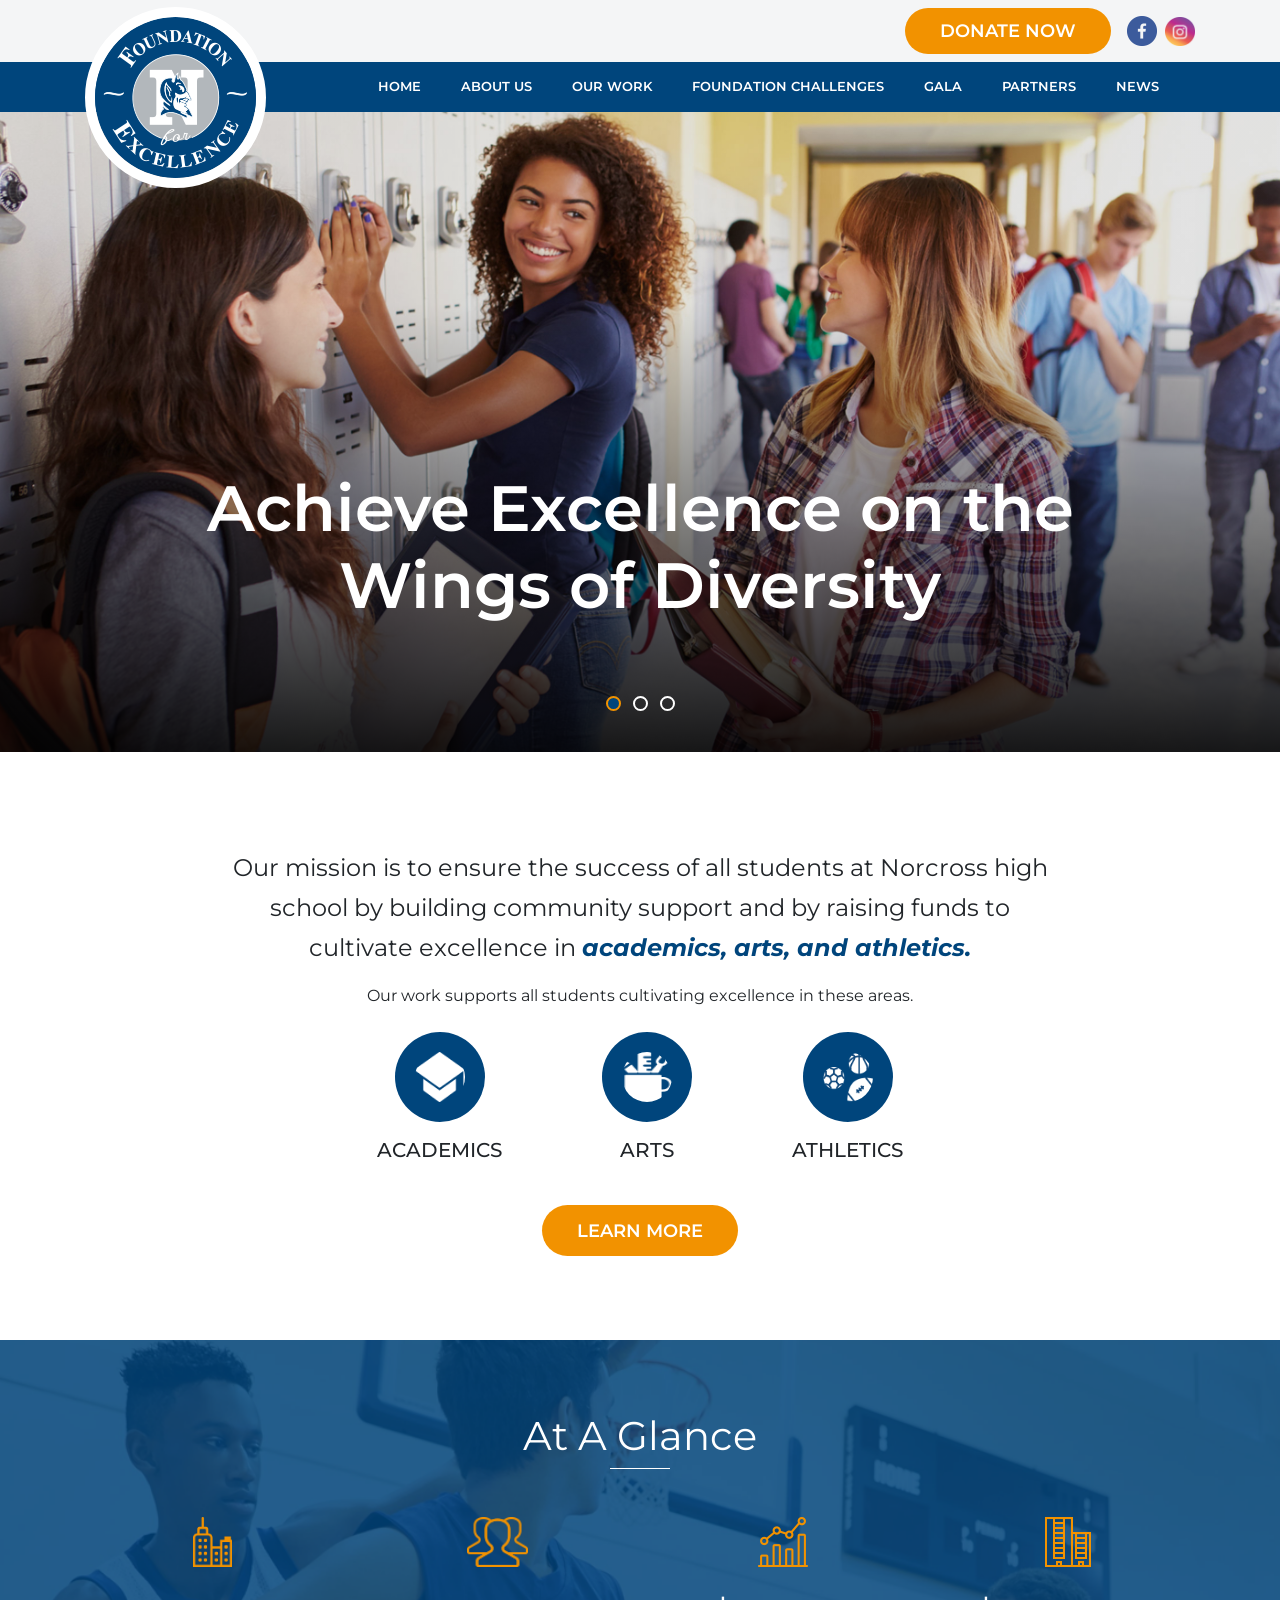
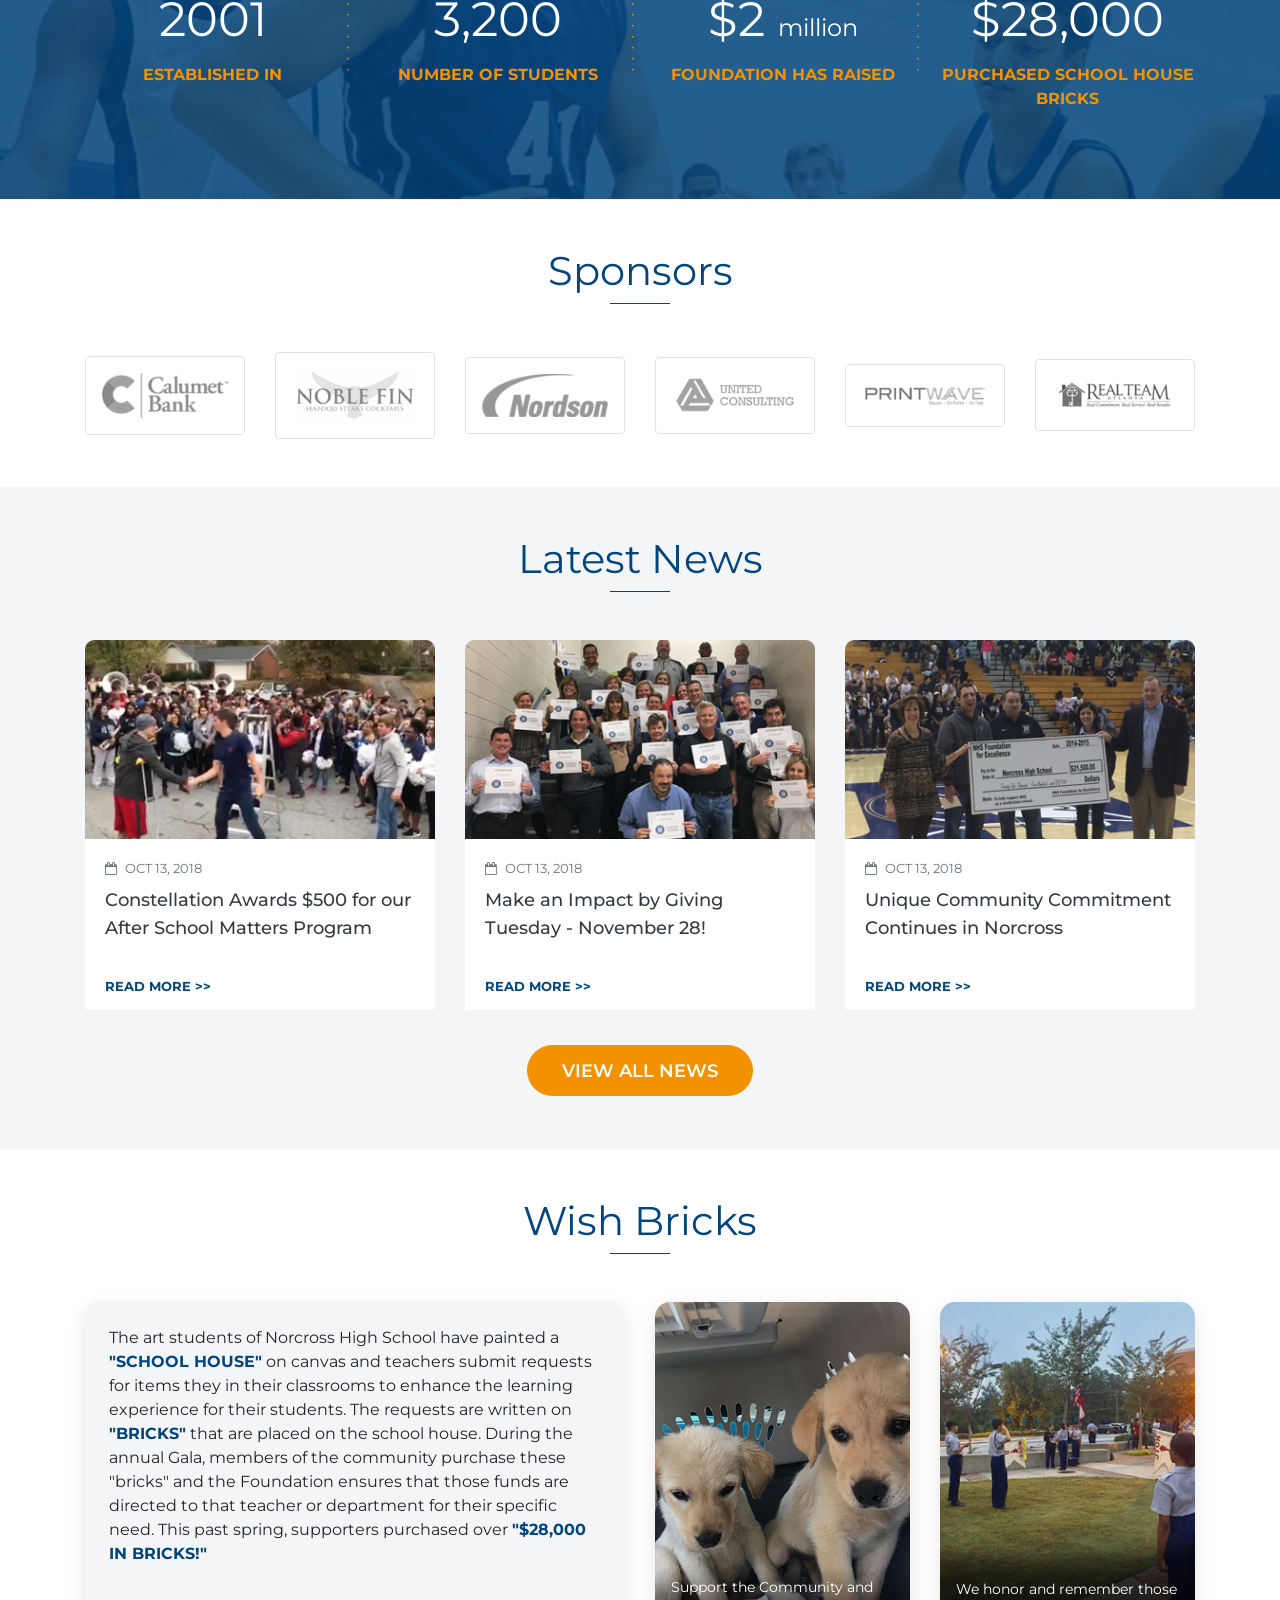
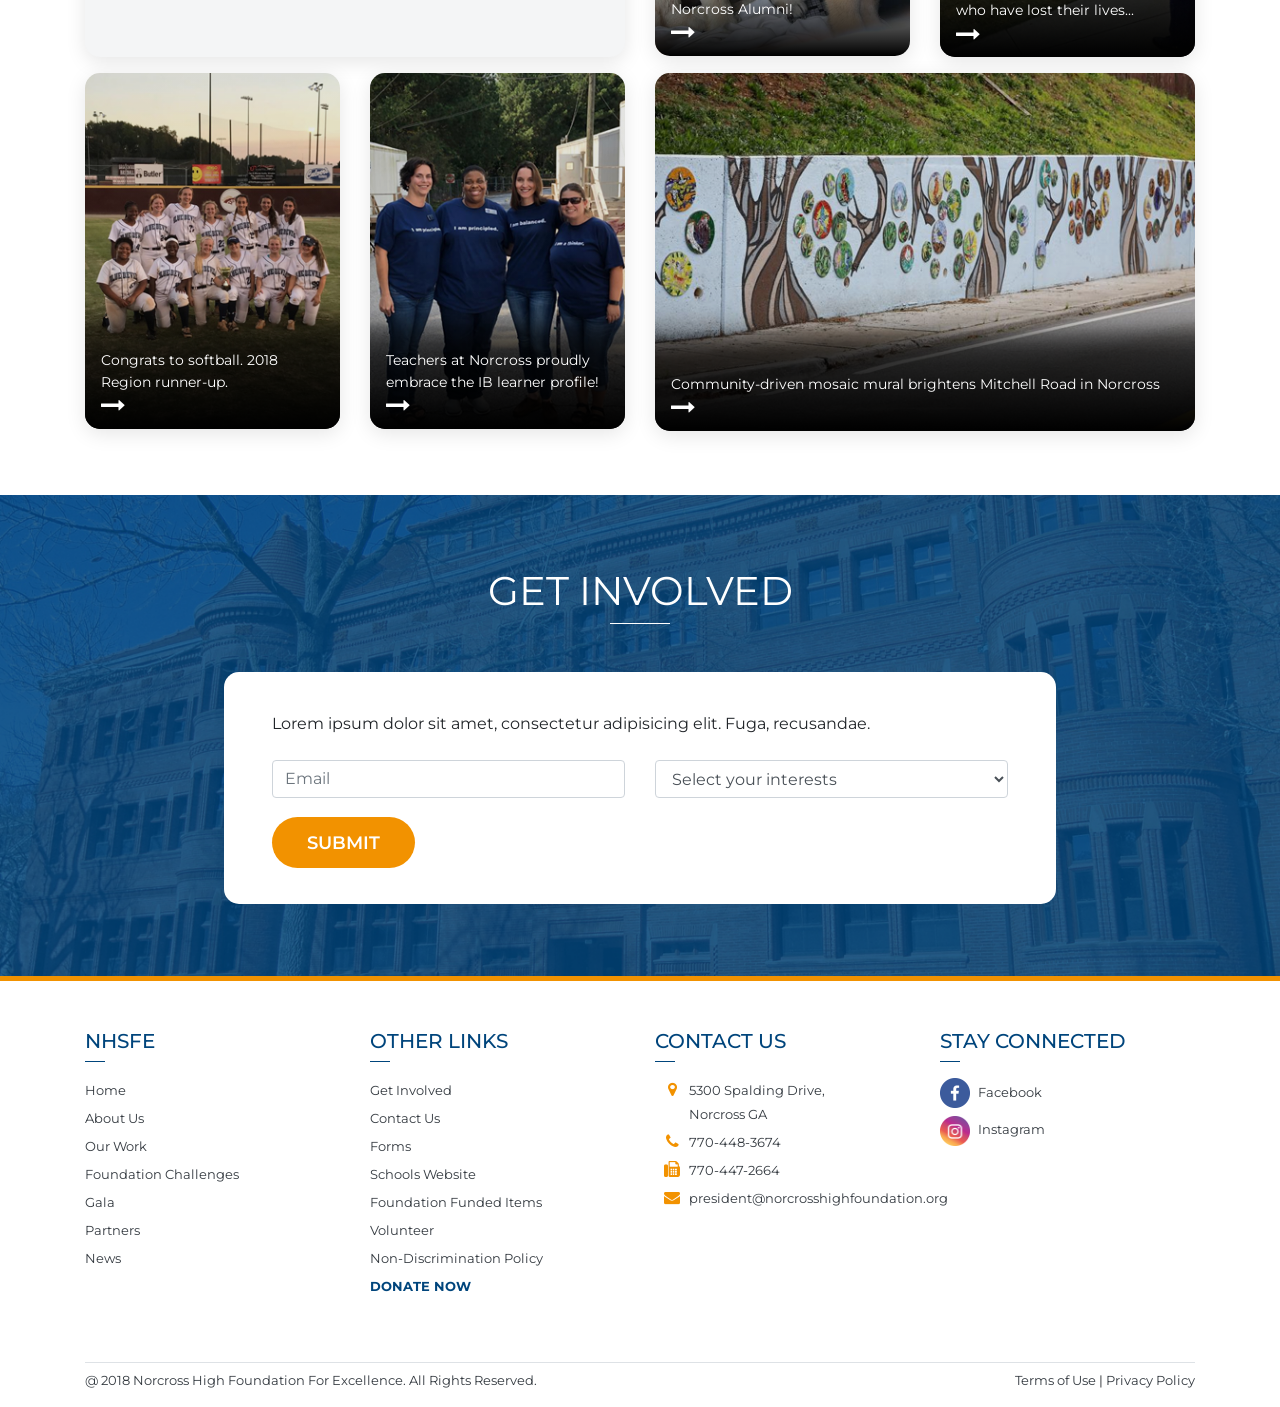
<file: index.html>
<!DOCTYPE html>
<html lang="en">

<head>
	<meta charset="UTF-8">
	<meta name="viewport" content="width=device-width, initial-scale=1.0">
	<meta http-equiv="X-UA-Compatible" content="ie=edge">
	<title>NHFS</title>

	<link rel="stylesheet" href="https://stackpath.bootstrapcdn.com/bootstrap/4.2.1/css/bootstrap.min.css" integrity="sha384-GJzZqFGwb1QTTN6wy59ffF1BuGJpLSa9DkKMp0DgiMDm4iYMj70gZWKYbI706tWS"
	 crossorigin="anonymous">
	<link rel="stylesheet" href="https://cdnjs.cloudflare.com/ajax/libs/font-awesome/4.7.0/css/font-awesome.css">
	<link rel="stylesheet" href="css/styles.css">

</head>

<body>

	<header class="navbar-main">
		<div class="bg-muted header-top">
			<div class="container py-2 d-flex justify-content-end align-items-center">
				<a href="donate.html" class="text-white mr-3 custom-btn">DONATE NOW</a>
				<div class="">
					<img src="assets/icons/facebook.png" alt="" class="img-fluid social-icon mr-1">
					<img src="assets/icons/instagram.png" alt="" class="img-fluid social-icon">
				</div>
			</div>
		</div>
		<div class="bg-primary header-navigation">
			<button class="navbar-toggler border-0 ml-auto d-block d-md-none" type="button" data-toggle="collapse" data-target="#navbarSupportedContent"
			 aria-controls="navbarSupportedContent" aria-expanded="false" aria-label="Toggle navigation">
				<span class="text-white">MENU <i class="fa fa-bars" aria-hidden="true"></i></span>
			</button>
			<div class="container position-relative">
				<nav class="navbar navbar-expand-md py-0">
					<a class="navbar-brand m-0" href="index.html">
						<img src="assets/logo.png" alt="" class="img-fluid">
					</a>

					<div class="collapse navbar-collapse justify-content-end" id="navbarSupportedContent">
						<ul class="navbar-nav">
							<li class="nav-item active">
								<a class="nav-link border-0" href="index.html">HOME</a>
							</li>
							<li class="nav-item">
								<a class="nav-link border-0" href="about.html">ABOUT US</a>
							</li>
							<li class="nav-item">
								<a class="nav-link border-0" href="work.html">OUR WORK</a>
							</li>
							<li class="nav-item">
								<a class="nav-link border-0" href="challenges.html">FOUNDATION CHALLENGES</a>
							</li>
							<li class="nav-item">
								<a class="nav-link border-0" href="gala.html">GALA</a>
							</li>
							<li class="nav-item">
								<a class="nav-link border-0" href="partners.html">PARTNERS</a>
							</li>
							<li class="nav-item">
								<a class="nav-link border-0" href="news.html">NEWS</a>
							</li>
						</ul>
					</div>
				</nav>
			</div>
		</div>
	</header>

	<main>
		<div class="homepage-carousel">
			<div id="carousel-homepage" class="carousel slide" data-ride="carousel">
				<ol class="carousel-indicators">
					<li data-target="#carousel-homepage" data-slide-to="0" class="active"></li>
					<li data-target="#carousel-homepage" data-slide-to="1"></li>
					<li data-target="#carousel-homepage" data-slide-to="2"></li>
				</ol>
				<div class="carousel-inner">
					<div class="carousel-item active">
						<img src="assets/banners/carousel_banner.png" class="d-block w-100" alt="...">
						<div class="carousel-caption">
							<h5 class="carousel-title">Achieve Excellence on the Wings of Diversity</h5>
						</div>
					</div>
					<div class="carousel-item">
						<img src="assets/banners/carousel_banner.png" class="d-block w-100" alt="...">
						<div class="carousel-caption">
							<h5 class="carousel-title">Achieve Excellence on the Wings of Diversity 2</h5>
						</div>
					</div>
					<div class="carousel-item">
						<img src="assets/banners/carousel_banner.png" class="d-block w-100" alt="...">
						<div class="carousel-caption">
							<h5 class="carousel-title">Achieve Excellence on the Wings of Diversity 3</h5>
						</div>
					</div>
				</div>
			</div>
		</div>

		<div class="area-of-excellence py-5 my-5">
			<div class="container text-center">
				<p class="w-75 mx-auto lead-description">Our mission is to ensure the success of all students at Norcross high
					school by building
					community support and by raising funds to cultivate excellence in <span class="color-primary font-weight-bold"><i>academics,
							arts,
							and athletics.</i></span></p>
				<p>Our work supports all students cultivating excellence in these areas.</p>
				<ul class="list-unstyled mt-4 mb-5">
					<li>
						<div class="d-inline-block mx-5">
							<img src="assets/icons/area_1.png" alt="" class="img-fluid bg-primary rounded-circle mb-3 aoe-icon">
							<h5 class="text-center">ACADEMICS</h5>
						</div>
					</li>
					<li>
						<div class="d-inline-block mx-5">
							<img src="assets/icons/area_2.png" alt="" class="img-fluid bg-primary rounded-circle mb-3 aoe-icon">
							<h5 class="text-center">ARTS</h5>
						</div>
					</li>
					<li>
						<div class="d-inline-block mx-5">
							<img src="assets/icons/area_3.png" alt="" class="img-fluid bg-primary rounded-circle mb-3 aoe-icon">
							<h5 class="text-center">ATHLETICS</h5>
						</div>
					</li>
				</ul>
				<div class="text-center">
					<a href="#" class="text-white custom-btn">LEARN MORE</a>
				</div>
			</div>
		</div>

		<div class="at-a-glance py-4">
			<div class="container my-5">
				<h3 class="h1 text-center text-white font-weight-normal underline-custom underline-sm underline-default underline-center mb-5">At
					A Glance</h3>
				<div class="row">
					<div class="col-6 col-md-3 status">
						<img src="assets/icons/stats_1.png" alt="" class="img-fluid d-block mx-auto status-icon">
						<div class="status-wrapper position-relative">
							<span class="d-block text-center text-white mt-3 mb-2 status-info">2001</span>
							<p class="text-center color-secondary font-weight-bold status-desc">ESTABLISHED IN</p>
							<span class="vertical-dotted-lines color-secondary">.......</span>
						</div>
					</div>
					<div class="col-6 col-md-3 status">
						<img src="assets/icons/stats_2.png" alt="" class="img-fluid d-block mx-auto status-icon">
						<div class="status-wrapper position-relative">
							<span class="d-block text-center text-white mt-3 mb-2 status-info">3,200</span>
							<p class="text-center color-secondary font-weight-bold status-desc">NUMBER OF STUDENTS</p>
							<span class="vertical-dotted-lines color-secondary d-none d-md-block">.......</span>
						</div>
					</div>
					<div class="col-6 col-md-3 status">
						<img src="assets/icons/stats_3.png" alt="" class="img-fluid d-block mx-auto status-icon">
						<div class="status-wrapper position-relative">
							<span class="d-block text-center text-white mt-3 mb-2 status-info">$2 <span class="sub-small">million</span></span>
							<p class="text-center color-secondary font-weight-bold status-desc">FOUNDATION HAS RAISED</p>
							<span class="vertical-dotted-lines color-secondary">.......</span>
						</div>
					</div>
					<div class="col-6 col-md-3 status">
						<img src="assets/icons/stats_4.png" alt="" class="img-fluid d-block mx-auto status-icon">
						<div class="status-wrapper position-relative">
							<span class="d-block text-center text-white mt-3 mb-2 status-info">$28,000</span>
							<p class="text-center color-secondary font-weight-bold status-desc">PURCHASED SCHOOL HOUSE BRICKS</p>
						</div>
					</div>
				</div>
			</div>
		</div>

		<div class="sponsors py-5">
			<div class="container">
				<h3 class="h1 text-center color-primary font-weight-normal underline-custom underline-primary underline-sm underline-center mb-5">Sponsors</h3>
				<div class="row mt-5 align-items-center d-none d-md-flex">
					<div class="col-sm-2">
						<img src="assets/sponsors/sponsor_1.png" alt="" class="img-fluid img-thumbnail p-3 grayscale">
					</div>
					<div class="col-sm-2">
						<img src="assets/sponsors/sponsor_2.png" alt="" class="img-fluid img-thumbnail p-3 grayscale">
					</div>
					<div class="col-sm-2">
						<img src="assets/sponsors/sponsor_3.png" alt="" class="img-fluid img-thumbnail p-3 grayscale">
					</div>
					<div class="col-sm-2">
						<img src="assets/sponsors/sponsor_4.png" alt="" class="img-fluid img-thumbnail p-3 grayscale">
					</div>
					<div class="col-sm-2">
						<img src="assets/sponsors/sponsor_5.png" alt="" class="img-fluid img-thumbnail p-3 grayscale">
					</div>
					<div class="col-sm-2">
						<img src="assets/sponsors/sponsor_6.png" alt="" class="img-fluid img-thumbnail p-3 grayscale">
					</div>
				</div>

				<div id="carousel-sponsors" class="carousel slide d-sm-block d-md-none" data-ride="carousel">
					<div class="carousel-inner">
						<div class="carousel-item active">
							<img src="assets/sponsors/sponsor_1.png" class="d-block mx-auto" alt="...">
						</div>
						<div class="carousel-item">
							<img src="assets/sponsors/sponsor_2.png" class="d-block mx-auto" alt="...">
						</div>
					</div>
					<a class="carousel-control-prev" href="#carousel-sponsors" role="button" data-slide="prev">
						<i class="fa fa-angle-left text-dark" aria-hidden="true"></i>
					</a>
					<a class="carousel-control-next" href="#carousel-sponsors" role="button" data-slide="next">
						<i class="fa fa-angle-right text-dark" aria-hidden="true"></i>
					</a>
				</div>

			</div>
		</div>

		<div class="latest-news bg-muted py-5">
			<div class="container">
				<h3 class="h1 text-center color-primary font-weight-normal underline-custom underline-primary underline-sm underline-center mb-5">Latest
					News</h3>
				<div class="row mt-4 mb-5">
					<div class="col-sm-4">
						<div class="card pb-0 rounded border-0 bg-transparent h-100 news-card">
							<img src="assets/images/news_1.png" class="card-img-top" alt="">
							<div class="card-body bg-white">
								<span class="small text-muted d-block mb-2 date"><i class="fa fa-calendar-o mr-2" aria-hidden="true"></i>OCT
									13, 2018</span>
								<h5 class="card-title">
									<a href="" class="text-dark">Constellation Awards $500 for our After School Matters Program</a>
								</h5>
							</div>
							<div class="card-footer border-0 bg-white pt-0">
								<a href="" class="color-primary small font-weight-bold">READ MORE >></a>
							</div>
						</div>
					</div>
					<div class="col-sm-4">
						<div class="card pb-0 rounded border-0 bg-transparent h-100 news-card">
							<img src="assets/images/news_2.png" class="card-img-top" alt="">
							<div class="card-body bg-white">
								<span class="small text-muted d-block mb-2 date"><i class="fa fa-calendar-o mr-2" aria-hidden="true"></i>OCT
									13, 2018</span>
								<h5 class="card-title">
									<a href="" class="text-dark">Make an Impact by Giving Tuesday - November 28!</a>
								</h5>
							</div>
							<div class="card-footer border-0 bg-white pt-0">
								<a href="" class="color-primary small font-weight-bold">READ MORE >></a>
							</div>
						</div>
					</div>
					<div class="col-sm-4">
						<div class="card pb-0 rounded border-0 bg-transparent h-100 news-card">
							<img src="assets/images/news_3.png" class="card-img-top" alt="">
							<div class="card-body bg-white">
								<span class="small text-muted d-block mb-2 date"><i class="fa fa-calendar-o mr-2" aria-hidden="true"></i>OCT
									13, 2018</span>
								<h5 class="card-title">
									<a href="" class="text-dark">Unique Community Commitment Continues in Norcross</a>
								</h5>
							</div>
							<div class="card-footer border-0 bg-white pt-0">
								<a href="" class="color-primary small font-weight-bold">READ MORE >></a>
							</div>
						</div>
					</div>
				</div>
				<div class="text-center mb-3">
					<a href="#" class="text-white custom-btn">VIEW ALL NEWS</a>
				</div>
			</div>
		</div>

		<div class="wish-bricks py-5">
			<div class="container">
				<h3 class="h1 text-center color-primary font-weight-normal underline-custom underline-primary underline-sm underline-center mb-5">Wish
					Bricks</h3>
				<div class="row">
					<div class="col-md-6 mb-3">
						<p class="bg-muted p-4 h-100 box-shadow rounded-15px">The art students of Norcross High School have painted a
							<span class="color-primary"><b>"SCHOOL HOUSE"</b></span> on canvas and teachers submit requests for items they
							in their classrooms to enhance the learning experience for their students. The requests are written on <span
							 class="color-primary"><b>"BRICKS"</b></span> that are placed on the school house. During the annual Gala,
							members of the community purchase these "bricks" and the Foundation ensures that those funds are directed to
							that teacher or department for their specific need. This past spring, supporters purchased over <span class="color-primary"><b>"$28,000
									IN BRICKS!"</b></span></p>
					</div>
					<div class="col-6 col-md-3 mb-3">
						<a href="">
							<figure class="figure box-shadow m-0 position-relative">
								<img src="assets/images/wb_1.png" class="figure-img img-fluid m-0" alt="">
								<figcaption class="figure-caption text-white px-3 py-2">Support the Community and Norcross Alumni! <br> <i
									 class="fa fa-long-arrow-right" aria-hidden="true"></i></figcaption>
							</figure>
						</a>
					</div>
					<div class="col-6 col-md-3 mb-3">
						<a href="">
							<figure class="figure box-shadow m-0 position-relative">
								<img src="assets/images/wb_2.png" class="figure-img img-fluid m-0" alt="">
								<figcaption class="figure-caption text-white px-3 py-2">We honor and remember those who have lost their lives... <br> <i
									 class="fa fa-long-arrow-right" aria-hidden="true"></i></figcaption>
							</figure>
						</a>
					</div>
					<div class="col-6 col-md-3 mb-3">
						<a href="">
							<figure class="figure box-shadow m-0 position-relative">
								<img src="assets/images/wb_3.png" class="figure-img img-fluid m-0" alt="">
								<figcaption class="figure-caption text-white px-3 py-2">Congrats to softball. 2018 Region runner-up. <br> <i
									 class="fa fa-long-arrow-right" aria-hidden="true"></i></figcaption>
							</figure>
						</a>
					</div>
					<div class="col-6 col-md-3 mb-3">
						<a href="">
							<figure class="figure box-shadow m-0 position-relative">
								<img src="assets/images/wb_4.png" class="figure-img img-fluid m-0" alt="">
								<figcaption class="figure-caption text-white px-3 py-2">Teachers at Norcross proudly embrace the IB learner profile! <br> <i
									 class="fa fa-long-arrow-right" aria-hidden="true"></i></figcaption>
							</figure>
						</a>
					</div>
					<div class="col-12 col-md-6 mb-3">
						<a href="">
							<figure class="figure box-shadow m-0 position-relative">
								<img src="assets/images/wb_5.png" class="figure-img img-fluid m-0" alt="">
								<figcaption class="figure-caption text-white px-3 py-2">Community-driven mosaic mural brightens Mitchell Road in Norcross <br> <i
									 class="fa fa-long-arrow-right" aria-hidden="true"></i></figcaption>
							</figure>
						</a>
					</div>
				</div>
			</div>
		</div>

		<div class="contact-form py-5">
			<div class="container my-4">
				<h3 class="h1 text-center text-white font-weight-normal underline-custom underline-default underline-sm underline-center">GET
					INVOLVED</h3>
				<div class="form-wrapper bg-white w-75 mx-auto mt-5 py-4 px-5">
					<p class="my-3">Lorem ipsum dolor sit amet, consectetur adipisicing elit. Fuga, recusandae.</p>
					<form action="index.html" class="my-4" method="POST">
						<div class="row">
							<div class="col-md-6">
								<div class="form-group">
									<input type="email" class="form-control" id="form-email" placeholder="Email">
								</div>
							</div>
							<div class="col-md-6">
								<div class="form-group">
									<select name="form-interests" id="" class="form-control">
										<option value="null" selected disabled>Select your interests</option>
										<option value="interest_1">Interest 1</option>
										<option value="interest_2">Interest 2</option>
									</select>
								</div>
							</div>
						</div>
						<div class="text-left mt-3">
							<a type="submit" class="text-white custom-btn">SUBMIT</a>
						</div>
					</form>
				</div>
			</div>
		</div>

	</main>

	<footer class="bg-white">
		<div class="container">
			<div class="row py-5">
				<div class="col-md-3">
					<h3 class="h5 color-primary underline-custom underline-primary underline-xs mb-3">NHSFE</h3>
					<ul class="list-unstyled">
						<li class="mb-1"><a href="" class="small text-dark">Home</a></li>
						<li class="mb-1"><a href="" class="small text-dark">About Us</a></li>
						<li class="mb-1"><a href="" class="small text-dark">Our Work</a></li>
						<li class="mb-1"><a href="" class="small text-dark">Foundation Challenges</a></li>
						<li class="mb-1"><a href="" class="small text-dark">Gala</a></li>
						<li class="mb-1"><a href="" class="small text-dark">Partners</a></li>
						<li class="mb-1"><a href="" class="small text-dark">News</a></li>
					</ul>
				</div>
				<div class="col-md-3">
					<h3 class="h5 color-primary underline-custom underline-primary underline-xs mb-3">OTHER LINKS</h3>
					<ul class="list-unstyled">
						<li class="mb-1"><a href="" class="small text-dark">Get Involved</a></li>
						<li class="mb-1"><a href="" class="small text-dark">Contact Us</a></li>
						<li class="mb-1"><a href="" class="small text-dark">Forms</a></li>
						<li class="mb-1"><a href="" class="small text-dark">Schools Website</a></li>
						<li class="mb-1"><a href="" class="small text-dark">Foundation Funded Items</a></li>
						<li class="mb-1"><a href="" class="small text-dark">Volunteer</a></li>
						<li class="mb-1"><a href="" class="small text-dark">Non-Discrimination Policy</a></li>
						<li class="mb-1"><a href="" class="small color-primary font-weight-bold">DONATE NOW</a></li>
					</ul>
				</div>
				<div class="col-md-3">
					<h3 class="h5 color-primary underline-custom underline-primary underline-xs mb-3">CONTACT US</h3>
					<ul class="fa-ul contact-us-links">
						<li class="mb-1"><i class="fa-li fa fa-map-marker"></i><a href="" class="small text-dark">5300 Spalding Drive,
								<br> Norcross GA</a></li>
						<li class="mb-1"><i class="fa-li fa fa-phone"></i><a href="" class="small text-dark">770-448-3674</a></li>
						<li class="mb-1"><i class="fa-li fa fa-fax"></i><a href="" class="small text-dark">770-447-2664</a></li>
						<li class="mb-1"><i class="fa-li fa fa-envelope"></i><a href="" class="small text-dark text-wrap">president@norcrosshighfoundation.org</a></li>
					</ul>
				</div>
				<div class="col-md-3">
					<h3 class="h5 color-primary underline-custom underline-primary underline-xs mb-3">STAY CONNECTED</h3>
					<ul class="list-unstyled">
						<li class="mb-2"><a href="" class="small text-dark"><img src="assets/facebook.png" alt="" class="social-icon d-inline mr-2">Facebook</a></li>
						<li class="mb-2"><a href="" class="small text-dark"><img src="assets/instagram.png" alt="" class="social-icon d-inline mr-2">Instagram</a></li>
					</ul>
				</div>
			</div>
			<div class="py-2 border-top d-sm-flex justify-content-between">
				<span class="small text-dark d-block mb-2">@ 2018 Norcross High Foundation For Excellence. All Rights Reserved.</span>
				<span class="small d-block mb-2"><a class="text-dark" href="">Terms of Use</a> | <a class="text-dark" href="">Privacy
						Policy</a></span>
			</div>
		</div>
	</footer>

	<script src="https://cdnjs.cloudflare.com/ajax/libs/jquery/3.3.1/jquery.min.js"></script>
	<script src="https://cdnjs.cloudflare.com/ajax/libs/popper.js/1.14.6/umd/popper.min.js" integrity="sha384-wHAiFfRlMFy6i5SRaxvfOCifBUQy1xHdJ/yoi7FRNXMRBu5WHdZYu1hA6ZOblgut"
	 crossorigin="anonymous"></script>
	<script src="https://stackpath.bootstrapcdn.com/bootstrap/4.2.1/js/bootstrap.min.js" integrity="sha384-B0UglyR+jN6CkvvICOB2joaf5I4l3gm9GU6Hc1og6Ls7i6U/mkkaduKaBhlAXv9k"
	 crossorigin="anonymous"></script>
	<script src="js/main.js"></script>
</body>

</html>
</file>
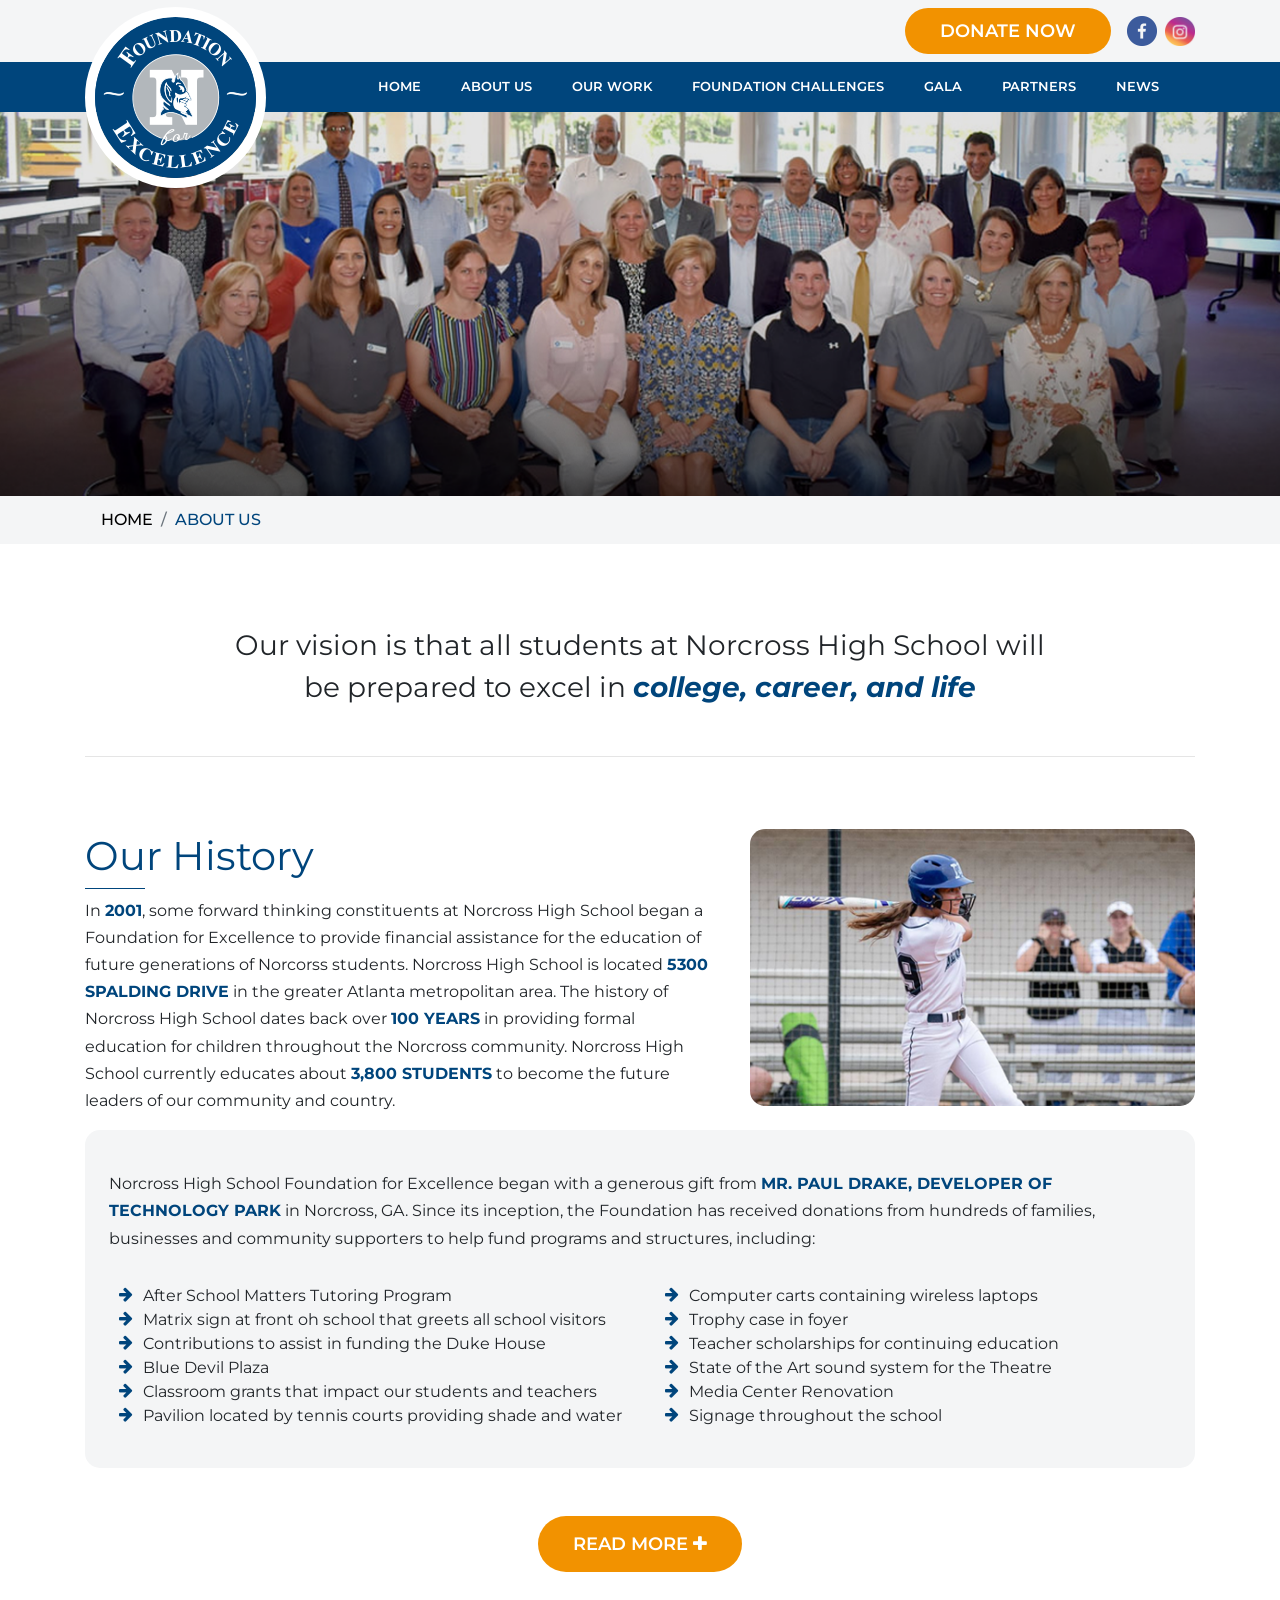
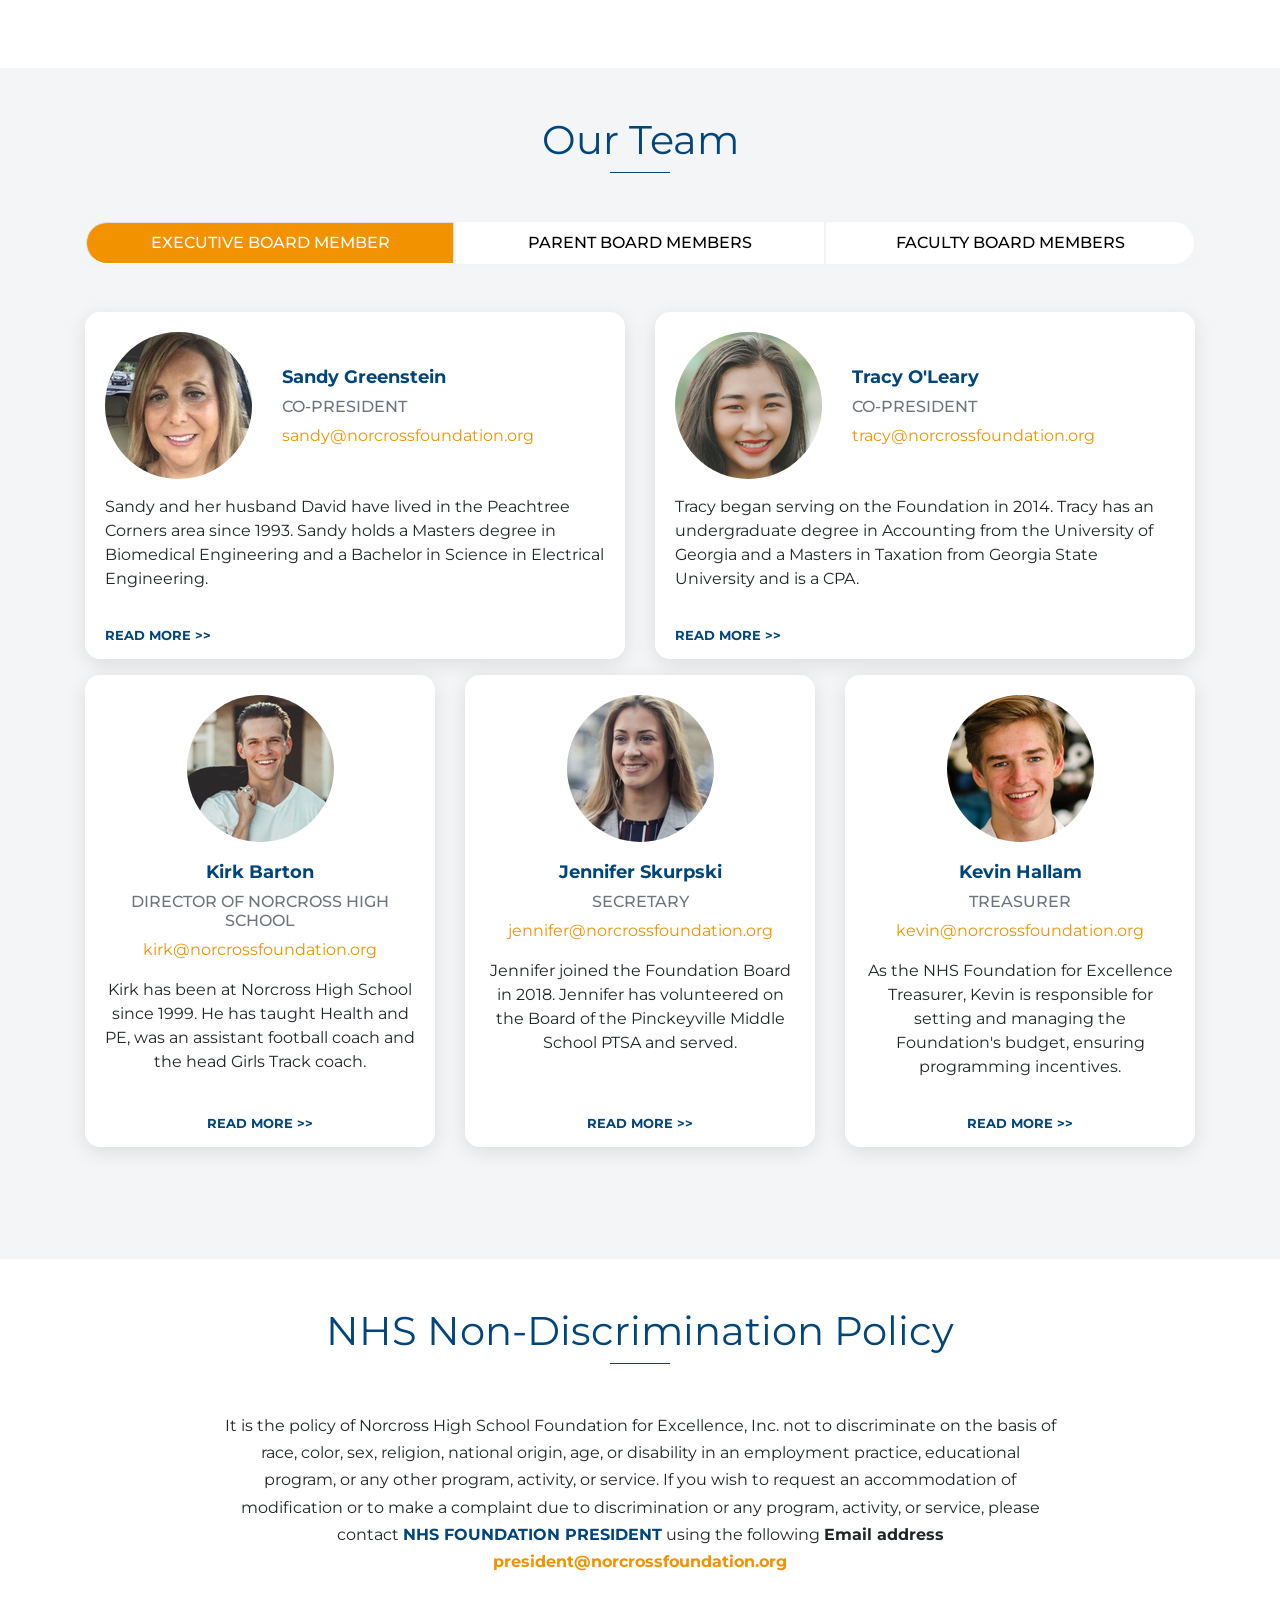
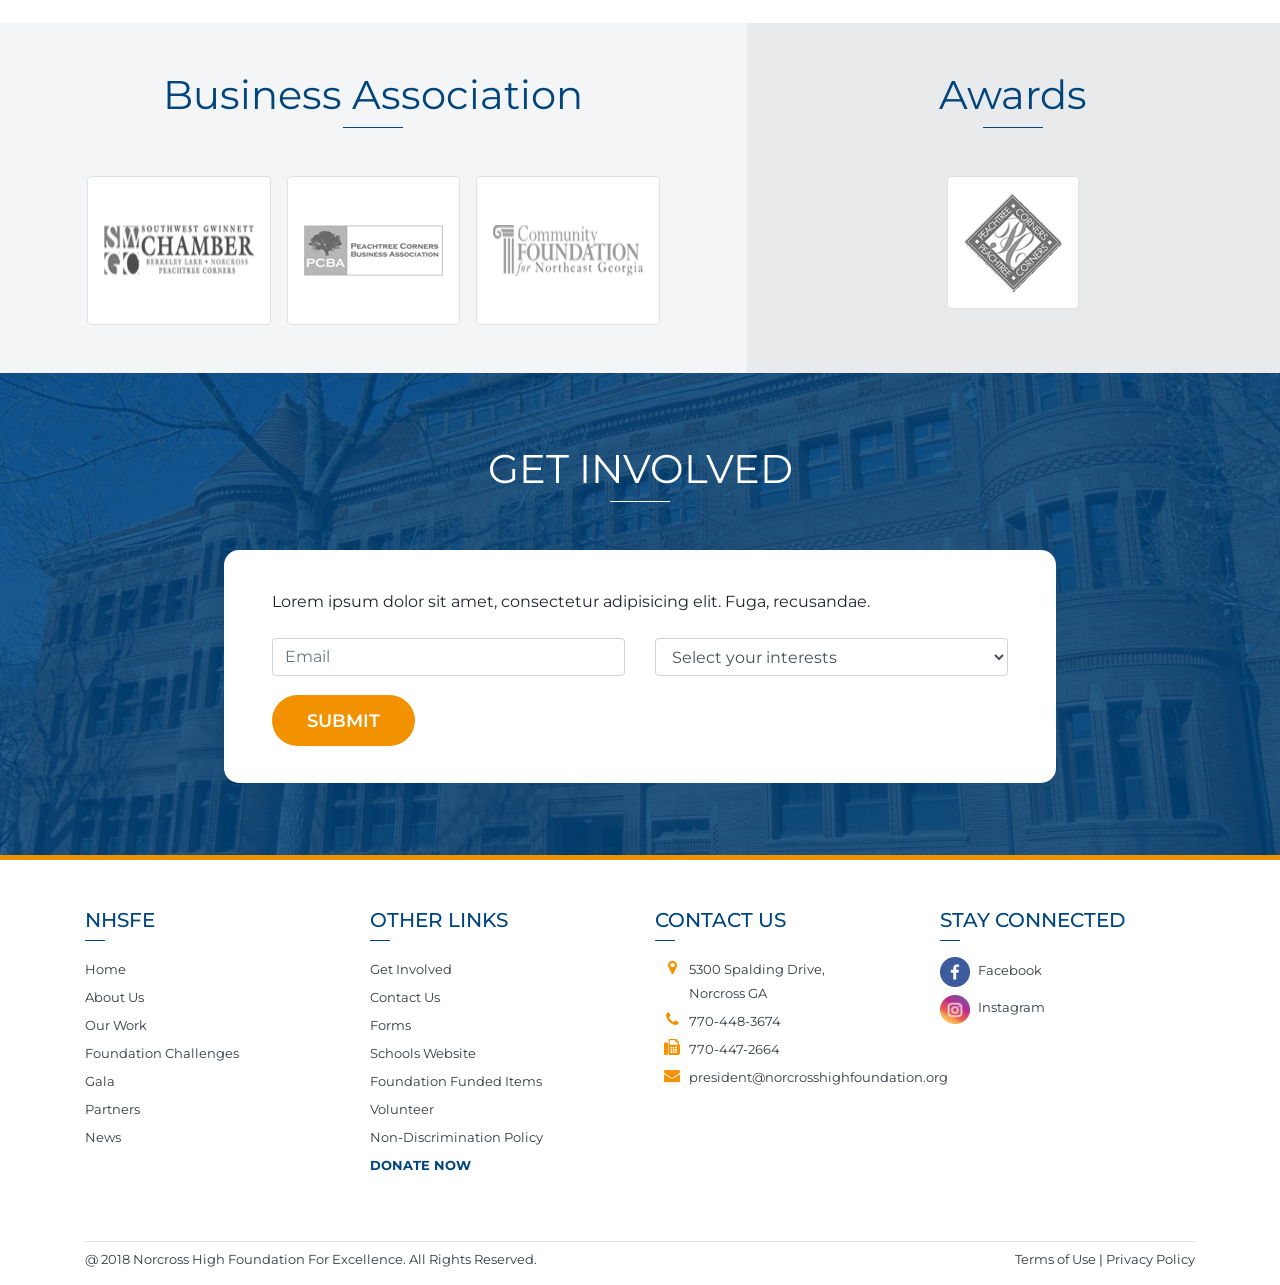
<file: about.html>
<!DOCTYPE html>
<html lang="en">

<head>
	<meta charset="UTF-8">
	<meta name="viewport" content="width=device-width, initial-scale=1.0">
	<meta http-equiv="X-UA-Compatible" content="ie=edge">
	<title>NHFS</title>

	<link rel="stylesheet" href="https://stackpath.bootstrapcdn.com/bootstrap/4.2.1/css/bootstrap.min.css" integrity="sha384-GJzZqFGwb1QTTN6wy59ffF1BuGJpLSa9DkKMp0DgiMDm4iYMj70gZWKYbI706tWS"
	 crossorigin="anonymous">
	<link rel="stylesheet" href="https://cdnjs.cloudflare.com/ajax/libs/font-awesome/4.7.0/css/font-awesome.css">
	<link rel="stylesheet" href="css/styles.css">

</head>

<body>

	<header class="navbar-main">
		<div class="bg-muted header-top">
			<div class="container py-2 d-flex justify-content-end align-items-center">
				<a href="donate.html" class="text-white mr-3 custom-btn">DONATE NOW</a>
				<div class="">
					<img src="assets/icons/facebook.png" alt="" class="img-fluid social-icon mr-1">
					<img src="assets/icons/instagram.png" alt="" class="img-fluid social-icon">
				</div>
			</div>
		</div>
		<div class="bg-primary header-navigation">
			<button class="navbar-toggler border-0 ml-auto d-block d-md-none" type="button" data-toggle="collapse" data-target="#navbarSupportedContent"
			 aria-controls="navbarSupportedContent" aria-expanded="false" aria-label="Toggle navigation">
				<span class="text-white">MENU <i class="fa fa-bars" aria-hidden="true"></i></span>
			</button>
			<div class="container position-relative">
				<nav class="navbar navbar-expand-md py-0">
					<a class="navbar-brand m-0" href="index.html">
						<img src="assets/logo.png" alt="" class="img-fluid">
					</a>

					<div class="collapse navbar-collapse justify-content-end" id="navbarSupportedContent">
						<ul class="navbar-nav">
							<li class="nav-item active">
								<a class="nav-link border-0" href="index.html">HOME</a>
							</li>
							<li class="nav-item">
								<a class="nav-link border-0" href="about.html">ABOUT US</a>
							</li>
							<li class="nav-item">
								<a class="nav-link border-0" href="work.html">OUR WORK</a>
							</li>
							<li class="nav-item">
								<a class="nav-link border-0" href="challenges.html">FOUNDATION CHALLENGES</a>
							</li>
							<li class="nav-item">
								<a class="nav-link border-0" href="gala.html">GALA</a>
							</li>
							<li class="nav-item">
								<a class="nav-link border-0" href="partners.html">PARTNERS</a>
							</li>
							<li class="nav-item">
								<a class="nav-link border-0" href="news.html">NEWS</a>
							</li>
						</ul>
					</div>
				</nav>
			</div>
		</div>
	</header>

	<main>
		<img src="assets/banners/banner_about.png" alt="" class="img-fluid w-100 banner">

		<div class="bg-muted">
			<div class="container">
				<nav aria-label="breadcrumb">
					<ol class="breadcrumb bg-muted">
						<li class="breadcrumb-item"><a href="/">HOME</a></li>
						<li class="breadcrumb-item active" aria-current="page">ABOUT US</li>
					</ol>
				</nav>
			</div>
		</div>

		<div class="history py-5">
			<div class="container">
				<p class="h3 text-center mx-auto w-75 my-3 mb-5 font-weight-normal lh-1e5">Our vision is that all students at
					Norcross High School will be prepared to excel in <span class="color-primary"><b><i>college, career, and life</i></b></span></p>

				<hr>

				<div class="row mt-5 align-items-center">
					<div class="col-md-7">
						<h1 class="h1 text-left color-primary font-weight-normal underline-custom underline-sm underline-primary">Our
							History</h1>
						<p class="lh-1e7">
							In <span class="color-primary"><b>2001</b></span>, some forward thinking constituents at Norcross High School
							began a Foundation for Excellence to provide financial assistance for the education of future generations of
							Norcorss students. Norcross High School is located <span class="color-primary"><b>5300 SPALDING DRIVE</b></span>
							in the greater Atlanta metropolitan area. The history of Norcross High School dates back over <span class="color-primary"><b>100
									YEARS</b></span> in providing formal education for children throughout the Norcross community. Norcross High
							School currently educates about <span class="color-primary"><b>3,800 STUDENTS</b></span> to become the future
							leaders of our community and country.
						</p>
					</div>
					<div class="col-md-5">
						<img src="assets/images/about_baseball.png" alt="" class="img-fluid rounded-15px">
					</div>

					<div class="col-md-12">
						<div class="bg-muted p-4 rounded-15px">
							<p class="py-3 lh-1e7">
								Norcross High School Foundation for Excellence began with a generous gift from <span class="color-primary"><b>MR.
										PAUL DRAKE, DEVELOPER OF TECHNOLOGY PARK</b></span> in Norcross, GA. Since its inception, the Foundation has
								received donations from hundreds of families, businesses and community supporters to help fund programs and
								structures, including:
							</p>
							<div class="row">
								<div class="col-md-6">
									<ul class="fa-ul">
										<li><i class="fa-li fa fa-arrow-right color-primary"></i>After School Matters Tutoring Program</li>
										<li><i class="fa-li fa fa-arrow-right color-primary"></i>Matrix sign at front oh school that greets all school visitors</li>
										<li><i class="fa-li fa fa-arrow-right color-primary"></i>Contributions to assist in funding the Duke House</li>
										<li><i class="fa-li fa fa-arrow-right color-primary"></i>Blue Devil Plaza</li>
										<li><i class="fa-li fa fa-arrow-right color-primary"></i>Classroom grants that impact our students and teachers</li>
										<li><i class="fa-li fa fa-arrow-right color-primary"></i>Pavilion located by tennis courts providing shade and water</li>
									</ul>
								</div>
								<div class="col-md-6">
									<ul class="fa-ul">
										<li><i class="fa-li fa fa-arrow-right color-primary"></i>Computer carts containing wireless laptops</li>
										<li><i class="fa-li fa fa-arrow-right color-primary"></i>Trophy case in foyer</li>
										<li><i class="fa-li fa fa-arrow-right color-primary"></i>Teacher scholarships for continuing education</li>
										<li><i class="fa-li fa fa-arrow-right color-primary"></i>State of the Art sound system for the Theatre</li>
										<li><i class="fa-li fa fa-arrow-right color-primary"></i>Media Center Renovation</li>
										<li><i class="fa-li fa fa-arrow-right color-primary"></i>Signage throughout the school</li>
									</ul>
								</div>
							</div>
						</div>
					</div>
				</div>

				<div class="text-center my-5">
					<a href="#" class="text-white d-inline-block custom-btn">READ MORE <i class="fa fa-plus" aria-hidden="true"></i></a>
				</div>
			</div>
		</div>

		<div class="team bg-muted py-5">
			<h3 class="h1 text-center color-primary font-weight-normal underline-custom underline-sm underline-primary underline-center mb-5">Our
				Team</h3>

			<div class="container">
				<ul class="nav nav-tabs nav-pills nav-justified border-0" id="myTab" role="tablist">
					<li class="nav-item">
						<a class="nav-link active" id="team-tab-1" data-toggle="tab" href="#home" role="tab" aria-controls="home"
						 aria-selected="true">EXECUTIVE BOARD MEMBER</a>
					</li>
					<li class="nav-item">
						<a class="nav-link" id="team-tab-2" data-toggle="tab" href="#profile" role="tab" aria-controls="profile"
						 aria-selected="false">PARENT BOARD MEMBERS</a>
					</li>
					<li class="nav-item">
						<a class="nav-link" id="team-tab-3" data-toggle="tab" href="#contact" role="tab" aria-controls="contact"
						 aria-selected="false">FACULTY BOARD MEMBERS</a>
					</li>
				</ul>
				<div class="tab-content my-5" id="myTabContent">
					<div class="tab-pane fade show active" id="home" role="tabpanel" aria-labelledby="team-tab-1">
						<div class="row">
							<div class="col-md-6 mb-3">
								<div class="card rounded-15px border-0 box-shadow h-100">
									<div class="card-body">
										<div class="row mb-3">
											<div class="col-sm-4">
												<img class="mr-3 img-fluid rounded-circle" src="assets/personnel/team_1.png" alt="">
											</div>
											<div class="col-sm-8 d-flex flex-column justify-content-center">
												<h5 class="card-title color-primary font-weight-bold">Sandy Greenstein</h5>
												<h6 class="card-subtitle mb-2 text-muted">CO-PRESIDENT</h6>
												<a href="#" class="d-block color-secondary">sandy@norcrossfoundation.org</a>
											</div>
										</div>
										<p class="card-text">Sandy and her husband David have lived in the Peachtree Corners area since 1993. Sandy
											holds a Masters degree in Biomedical Engineering and a Bachelor in Science in Electrical Engineering.</p>
									</div>
									<div class="card-footer bg-white border-0 rounded-15px">
										<a href="" class="color-primary small font-weight-bold">READ MORE >></a>
									</div>
								</div>
							</div>
							<div class="col-md-6 mb-3">
								<div class="card rounded-15px border-0 box-shadow h-100">
									<div class="card-body">
										<div class="row mb-3">
											<div class="col-sm-4">
												<img class="mr-3 img-fluid rounded-circle" src="assets/personnel/team_2.png" alt="">
											</div>
											<div class="col-sm-8 d-flex flex-column justify-content-center">
												<h5 class="card-title color-primary font-weight-bold">Tracy O'Leary</h5>
												<h6 class="card-subtitle mb-2 text-muted">CO-PRESIDENT</h6>
												<a href="#" class="d-block color-secondary">tracy@norcrossfoundation.org</a>
											</div>
										</div>
										<p class="card-text">
											Tracy began serving on the Foundation in 2014. Tracy has an undergraduate degree in Accounting from the
											University of Georgia and a Masters in Taxation from Georgia State University and is a CPA.
										</p>
									</div>
									<div class="card-footer bg-white border-0 rounded-15px">
										<a href="" class="color-primary small font-weight-bold">READ MORE >></a>
									</div>
								</div>
							</div>
							<div class="col-md-4 mb-3">
								<div class="card rounded-15px border-0 box-shadow h-100">
									<div class="card-body">
										<div class="row mb-3">
											<div class="col-12">
												<img class="img-fluid d-block mx-auto rounded-circle mb-3" src="assets/personnel/team_3.png" alt="">
											</div>
											<div class="col-12 text-center">
												<h5 class="card-title color-primary font-weight-bold">Kirk Barton</h5>
												<h6 class="card-subtitle mb-2 text-muted">DIRECTOR OF NORCROSS HIGH SCHOOL</h6>
												<a href="#" class="d-block color-secondary">kirk@norcrossfoundation.org</a>
											</div>
										</div>
										<p class="card-text text-center">
											Kirk has been at Norcross High School since 1999. He has taught Health and PE, was an assistant football
											coach and the head Girls Track coach.
										</p>
									</div>
									<div class="card-footer text-center bg-white border-0 rounded-15px">
										<a href="" class="color-primary small font-weight-bold">READ MORE >></a>
									</div>
								</div>
							</div>
							<div class="col-md-4 mb-3">
								<div class="card rounded-15px border-0 box-shadow h-100">
									<div class="card-body">
										<div class="row mb-3">
											<div class="col-12">
												<img class="img-fluid d-block mx-auto rounded-circle mb-3" src="assets/personnel/team_4.png" alt="">
											</div>
											<div class="col-12 text-center">
												<h5 class="card-title color-primary font-weight-bold">Jennifer Skurpski</h5>
												<h6 class="card-subtitle mb-2 text-muted">SECRETARY</h6>
												<a href="#" class="d-block color-secondary">jennifer@norcrossfoundation.org</a>
											</div>
										</div>
										<p class="card-text text-center">
											Jennifer joined the Foundation Board in 2018. Jennifer has volunteered on the Board of the Pinckeyville
											Middle School PTSA and served.
										</p>
									</div>
									<div class="card-footer bg-white border-0 text-center rounded-15px">
										<a href="" class="color-primary small font-weight-bold">READ MORE >></a>
									</div>
								</div>
							</div>
							<div class="col-md-4 mb-3">
								<div class="card rounded-15px border-0 box-shadow h-100">
									<div class="card-body">
										<div class="row mb-3">
											<div class="col-12">
												<img class="img-fluid d-block mx-auto rounded-circle mb-3" src="assets/personnel/team_5.png" alt="">
											</div>
											<div class="col-12 text-center">
												<h5 class="card-title color-primary font-weight-bold">Kevin Hallam</h5>
												<h6 class="card-subtitle mb-2 text-muted">TREASURER</h6>
												<a href="#" class="d-block color-secondary">kevin@norcrossfoundation.org</a>
											</div>
										</div>
										<p class="card-text text-center">
											As the NHS Foundation for Excellence Treasurer, Kevin is responsible for setting and managing the
											Foundation's budget, ensuring programming incentives.
										</p>
									</div>
									<div class="card-footer bg-white border-0 text-center rounded-15px">
										<a href="" class="color-primary small font-weight-bold">READ MORE >></a>
									</div>
								</div>
							</div>
						</div>
					</div>
					<!-- <div class="tab-pane fade" id="profile" role="tabpanel" aria-labelledby="team-tab-2">

					</div>
					<div class="tab-pane fade" id="contact" role="tabpanel" aria-labelledby="team-tab-3">

					</div> -->
				</div>
			</div>
		</div>

		<div class="policy pt-5">
			<div class="container">
				<h3 class="h1 text-center color-primary font-weight-normal underline-custom underline-sm underline-primary underline-center mb-5">NHS
					Non-Discrimination Policy</h3>
				<p class="text-center w-75 mx-auto lh-1e7">
					It is the policy of Norcross High School Foundation for Excellence, Inc. not to discriminate on the basis of race,
					color, sex, religion, national origin, age, or disability in an employment practice, educational program, or any
					other program, activity, or service. If you wish to request an accommodation of modification or to make a
					complaint due to discrimination or any program, activity, or service, please contact <span class="color-primary"><b>NHS
							FOUNDATION PRESIDENT</b></span> using the following <b>Email address <a href="" class="color-secondary">president@norcrossfoundation.org</a></b>
				</p>
			</div>
			<div class="container-fluid mt-5">
				<div class="row">
					<div class="col-md-7 px-0 py-5 bg-muted">
						<h3 class="h1 text-center color-primary font-weight-normal underline-custom underline-sm underline-primary underline-center mb-5">Business Association</h3>
						<div class="container d-flex justify-content-center">
							<img src="assets/sponsors/southwest_gwinnett_chamber.png" alt="" class="img-fluid img-thumbnail py-5 px-3 grayscale mx-2">
							<img src="assets/sponsors/peachtree_corners_ba.png" alt="" class="img-fluid img-thumbnail py-5 px-3 grayscale mx-2">
							<img src="assets/sponsors/community_foundation.png" alt="" class="img-fluid img-thumbnail py-5 px-3 grayscale mx-2">
						</div>
					</div>
					<div class="col-md-5 px-0 py-5 bg-gray">
						<h3 class="h1 text-center color-primary font-weight-normal underline-custom underline-sm underline-primary underline-center mb-5">Awards</h3>
						<img src="assets/sponsors/peachetree_corners_award.png" alt="" class="img-fluid img-thumbnail p-3 grayscale d-block mx-auto">
					</div>
				</div>
			</div>
		</div>

		<div class="contact-form py-5">
			<div class="container my-4">
				<h3 class="h1 text-center text-white font-weight-normal underline-custom underline-default underline-sm underline-center">GET
					INVOLVED</h3>
				<div class="form-wrapper bg-white w-75 mx-auto mt-5 py-4 px-5">
					<p class="my-3">Lorem ipsum dolor sit amet, consectetur adipisicing elit. Fuga, recusandae.</p>
					<form action="index.html" class="my-4" method="POST">
						<div class="row">
							<div class="col-md-6">
								<div class="form-group">
									<input type="email" class="form-control" id="form-email" placeholder="Email">
								</div>
							</div>
							<div class="col-md-6">
								<div class="form-group">
									<select name="form-interests" id="" class="form-control">
										<option value="null" selected disabled>Select your interests</option>
										<option value="interest_1">Interest 1</option>
										<option value="interest_2">Interest 2</option>
									</select>
								</div>
							</div>
						</div>
						<div class="text-left mt-3">
							<a type="submit" class="text-white custom-btn">SUBMIT</a>
						</div>
					</form>
				</div>
			</div>
		</div>

	</main>

	<footer class="bg-white">
		<div class="container">
			<div class="row py-5">
				<div class="col-md-3">
					<h3 class="h5 color-primary underline-custom underline-primary underline-xs mb-3">NHSFE</h3>
					<ul class="list-unstyled">
						<li class="mb-1"><a href="" class="small text-dark">Home</a></li>
						<li class="mb-1"><a href="" class="small text-dark">About Us</a></li>
						<li class="mb-1"><a href="" class="small text-dark">Our Work</a></li>
						<li class="mb-1"><a href="" class="small text-dark">Foundation Challenges</a></li>
						<li class="mb-1"><a href="" class="small text-dark">Gala</a></li>
						<li class="mb-1"><a href="" class="small text-dark">Partners</a></li>
						<li class="mb-1"><a href="" class="small text-dark">News</a></li>
					</ul>
				</div>
				<div class="col-md-3">
					<h3 class="h5 color-primary underline-custom underline-primary underline-xs mb-3">OTHER LINKS</h3>
					<ul class="list-unstyled">
						<li class="mb-1"><a href="" class="small text-dark">Get Involved</a></li>
						<li class="mb-1"><a href="" class="small text-dark">Contact Us</a></li>
						<li class="mb-1"><a href="" class="small text-dark">Forms</a></li>
						<li class="mb-1"><a href="" class="small text-dark">Schools Website</a></li>
						<li class="mb-1"><a href="" class="small text-dark">Foundation Funded Items</a></li>
						<li class="mb-1"><a href="" class="small text-dark">Volunteer</a></li>
						<li class="mb-1"><a href="" class="small text-dark">Non-Discrimination Policy</a></li>
						<li class="mb-1"><a href="" class="small color-primary font-weight-bold">DONATE NOW</a></li>
					</ul>
				</div>
				<div class="col-md-3">
					<h3 class="h5 color-primary underline-custom underline-primary underline-xs mb-3">CONTACT US</h3>
					<ul class="fa-ul contact-us-links">
						<li class="mb-1"><i class="fa-li fa fa-map-marker"></i><a href="" class="small text-dark">5300 Spalding Drive,
								<br> Norcross GA</a></li>
						<li class="mb-1"><i class="fa-li fa fa-phone"></i><a href="" class="small text-dark">770-448-3674</a></li>
						<li class="mb-1"><i class="fa-li fa fa-fax"></i><a href="" class="small text-dark">770-447-2664</a></li>
						<li class="mb-1"><i class="fa-li fa fa-envelope"></i><a href="" class="small text-dark text-wrap">president@norcrosshighfoundation.org</a></li>
					</ul>
				</div>
				<div class="col-md-3">
					<h3 class="h5 color-primary underline-custom underline-primary underline-xs mb-3">STAY CONNECTED</h3>
					<ul class="list-unstyled">
						<li class="mb-2"><a href="" class="small text-dark"><img src="assets/facebook.png" alt="" class="social-icon d-inline mr-2">Facebook</a></li>
						<li class="mb-2"><a href="" class="small text-dark"><img src="assets/instagram.png" alt="" class="social-icon d-inline mr-2">Instagram</a></li>
					</ul>
				</div>
			</div>
			<div class="py-2 border-top d-sm-flex justify-content-between">
				<span class="small text-dark d-block mb-2">@ 2018 Norcross High Foundation For Excellence. All Rights Reserved.</span>
				<span class="small d-block mb-2"><a class="text-dark" href="">Terms of Use</a> | <a class="text-dark" href="">Privacy
						Policy</a></span>
			</div>
		</div>
	</footer>

	<script src="https://cdnjs.cloudflare.com/ajax/libs/jquery/3.3.1/jquery.min.js"></script>
	<script src="https://cdnjs.cloudflare.com/ajax/libs/popper.js/1.14.6/umd/popper.min.js" integrity="sha384-wHAiFfRlMFy6i5SRaxvfOCifBUQy1xHdJ/yoi7FRNXMRBu5WHdZYu1hA6ZOblgut"
	 crossorigin="anonymous"></script>
	<script src="https://stackpath.bootstrapcdn.com/bootstrap/4.2.1/js/bootstrap.min.js" integrity="sha384-B0UglyR+jN6CkvvICOB2joaf5I4l3gm9GU6Hc1og6Ls7i6U/mkkaduKaBhlAXv9k"
	 crossorigin="anonymous"></script>
	<script src="js/main.js"></script>
</body>

</html>
</file>
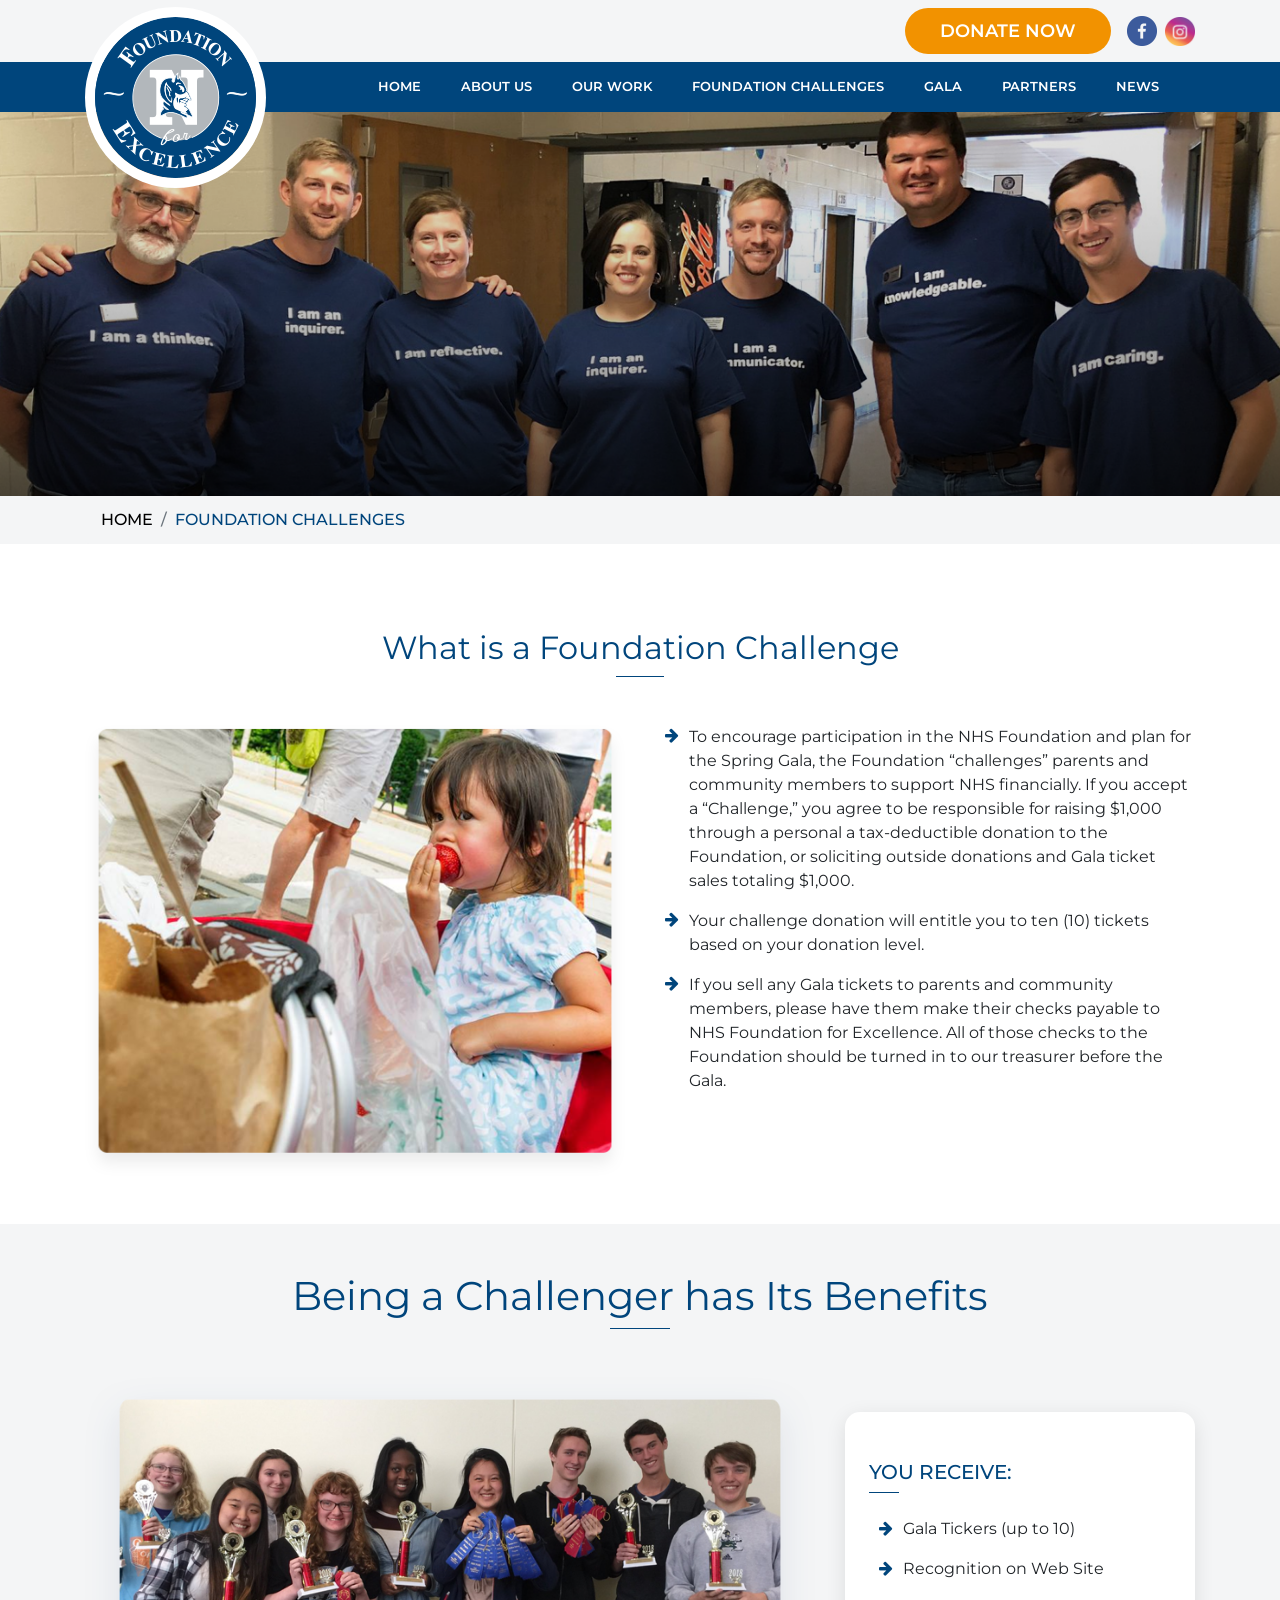
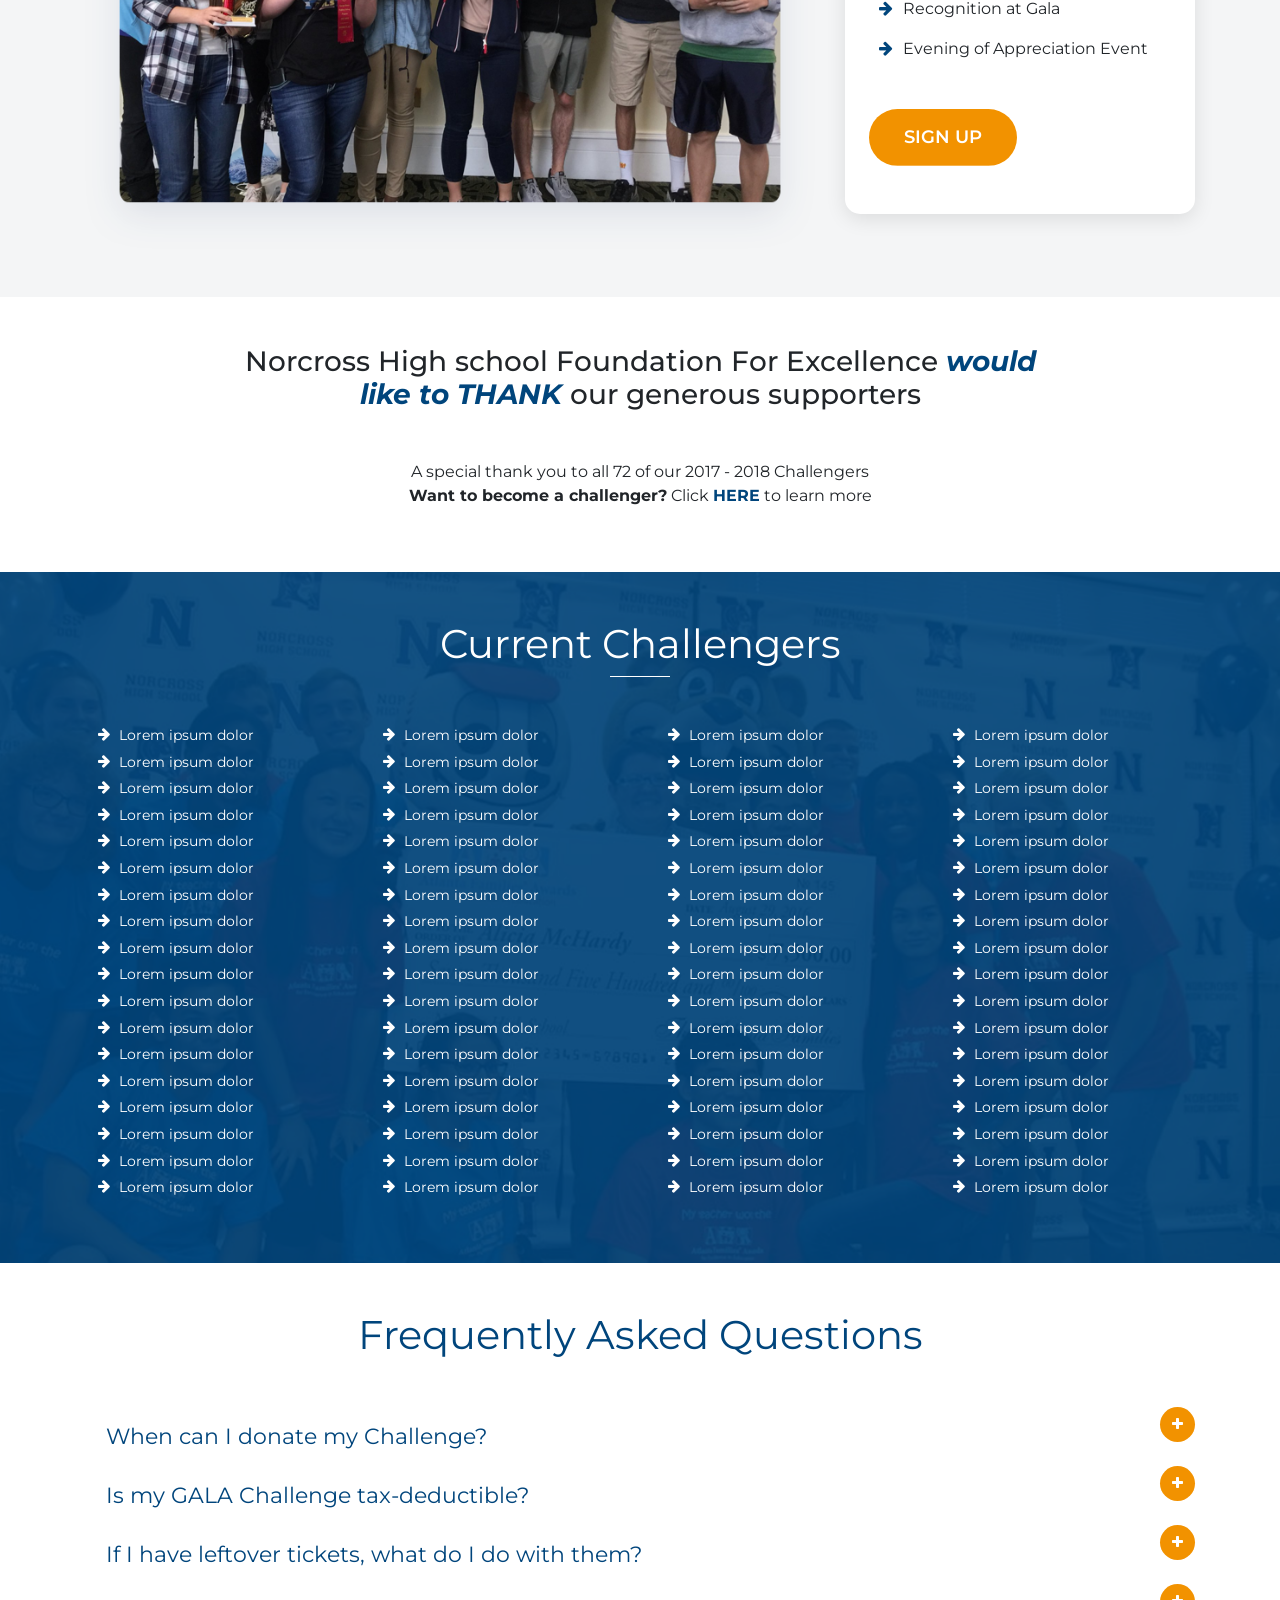
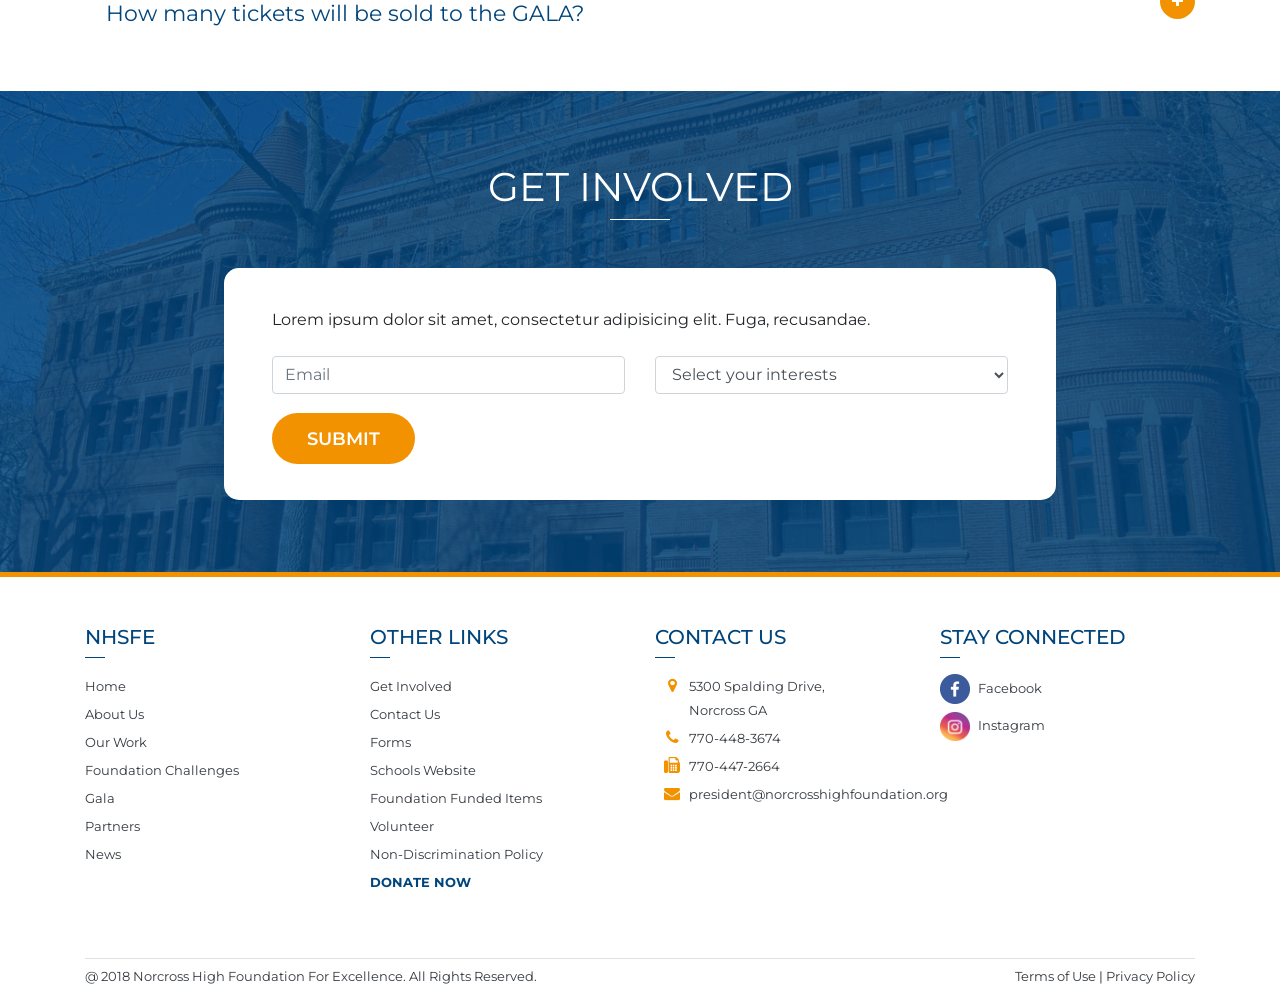
<file: challenges.html>
<!DOCTYPE html>
<html lang="en">

<head>
	<meta charset="UTF-8">
	<meta name="viewport" content="width=device-width, initial-scale=1.0">
	<meta http-equiv="X-UA-Compatible" content="ie=edge">
	<title>NHFS</title>

	<link rel="stylesheet" href="https://stackpath.bootstrapcdn.com/bootstrap/4.2.1/css/bootstrap.min.css" integrity="sha384-GJzZqFGwb1QTTN6wy59ffF1BuGJpLSa9DkKMp0DgiMDm4iYMj70gZWKYbI706tWS"
	 crossorigin="anonymous">
	<link rel="stylesheet" href="https://cdnjs.cloudflare.com/ajax/libs/font-awesome/4.7.0/css/font-awesome.css">
	<link rel="stylesheet" href="css/styles.css">

</head>

<body>

	<header class="navbar-main">
		<div class="bg-muted header-top">
			<div class="container py-2 d-flex justify-content-end align-items-center">
				<a href="#" class="text-white mr-3 custom-btn">DONATE NOW</a>
				<div class="">
					<img src="assets/icons/facebook.png" alt="" class="img-fluid social-icon mr-1">
					<img src="assets/icons/instagram.png" alt="" class="img-fluid social-icon">
				</div>
			</div>
		</div>
		<div class="bg-primary header-navigation">
			<button class="navbar-toggler border-0 ml-auto d-block d-md-none" type="button" data-toggle="collapse" data-target="#navbarSupportedContent"
			 aria-controls="navbarSupportedContent" aria-expanded="false" aria-label="Toggle navigation">
				<span class="text-white">MENU <i class="fa fa-bars" aria-hidden="true"></i></span>
			</button>
			<div class="container position-relative">
				<nav class="navbar navbar-expand-md py-0">
					<a class="navbar-brand m-0" href="index.html">
						<img src="assets/logo.png" alt="" class="img-fluid">
					</a>

					<div class="collapse navbar-collapse justify-content-end" id="navbarSupportedContent">
						<ul class="navbar-nav">
							<li class="nav-item active">
								<a class="nav-link border-0" href="index.html">HOME</a>
							</li>
							<li class="nav-item">
								<a class="nav-link border-0" href="about.html">ABOUT US</a>
							</li>
							<li class="nav-item">
								<a class="nav-link border-0" href="work.html">OUR WORK</a>
							</li>
							<li class="nav-item">
								<a class="nav-link border-0" href="challenges.html">FOUNDATION CHALLENGES</a>
							</li>
							<li class="nav-item">
								<a class="nav-link border-0" href="gala.html">GALA</a>
							</li>
							<li class="nav-item">
								<a class="nav-link border-0" href="partners.html">PARTNERS</a>
							</li>
							<li class="nav-item">
								<a class="nav-link border-0" href="news.html">NEWS</a>
							</li>
						</ul>
					</div>
				</nav>
			</div>
		</div>
	</header>

	<main>
		<img src="assets/banners/banner_challenges.png" alt="" class="img-fluid w-100 banner">

		<div class="bg-muted">
			<div class="container">
				<nav aria-label="breadcrumb">
					<ol class="breadcrumb bg-muted">
						<li class="breadcrumb-item"><a href="/">HOME</a></li>
						<li class="breadcrumb-item active" aria-current="page">FOUNDATION CHALLENGES</li>
					</ol>
				</nav>
			</div>
		</div>

		<div class="foundation-challengers py-5">
			<div class="container">
				<h1 class="text-center color-primary font-weight-normal underline-custom underline-sm underline-primary underline-center mb-5">What
					is a Foundation Challenge</h1>

				<div class="row">
					<div class="col-md-6">
						<img src="assets/challenges/challenge_1.png" alt="" class="img-fluid rounded-15px">
					</div>
					<div class="col-md-6">
						<ul class="fa-ul">
							<li class="mb-3"><i class="fa-li fa fa-arrow-right color-primary"></i>To encourage participation in the NHS
								Foundation and plan for the Spring Gala, the Foundation “challenges” parents and community members to support
								NHS financially. If you accept a “Challenge,” you agree to be responsible for raising $1,000 through a personal
								a tax-deductible donation to the Foundation, or soliciting outside donations and Gala ticket sales totaling
								$1,000.</li>
							<li class="mb-3"><i class="fa-li fa fa-arrow-right color-primary"></i>Your challenge donation will entitle you
								to ten (10) tickets based on your donation level.</li>
							<li class="mb-3"><i class="fa-li fa fa-arrow-right color-primary"></i>If you sell any Gala tickets to parents
								and community members, please have them make their checks payable to NHS Foundation for Excellence. All of
								those checks to the Foundation should be turned in to our treasurer before the Gala.</li>
						</ul>
					</div>
				</div>
			</div>
		</div>

		<div class="foundation-benefits py-5 bg-muted">
			<div class="container">
				<h3 class="h1 text-center color-primary font-weight-normal underline-custom underline-sm underline-primary underline-center mb-5">Being
					a Challenger has Its Benefits</h3>
				<div class="row">
					<div class="col-md-8 my-auto">
						<img src="assets/challenges/challenge_2.png" alt="" class="img-fluid rounded-15px d-block">
					</div>
					<div class="col-md-4 my-auto">
						<div class="px-4 py-5 h-100 box-shadow rounded-15px bg-white">
							<h3 class="h5 text-left color-primary underline-custom underline-sm underline-primary underline-left mb-4">YOU
								RECEIVE:</h3>
							<ul class="fa-ul mb-5">
								<li class="mb-3"><i class="fa-li fa fa-arrow-right color-primary"></i>Gala Tickers (up to 10)</li>
								<li class="mb-3"><i class="fa-li fa fa-arrow-right color-primary"></i>Recognition on Web Site</li>
								<li class="mb-3"><i class="fa-li fa fa-arrow-right color-primary"></i>Recognition at Gala</li>
								<li class="mb-3"><i class="fa-li fa fa-arrow-right color-primary"></i>Evening of Appreciation Event</li>
							</ul>
							<a href="#" class="text-white text-center d-inline-block custom-btn">SIGN UP</a>
						</div>
					</div>
				</div>
			</div>
		</div>

		<div class="py-5">
			<div class="container">
				<p class="h3 text-center mx-auto w-75 mb-5">
					Norcross High school Foundation For Excellence <span class="color-primary"><i><b>would like to THANK</b></i></span>
					our generous supporters
				</p>
				<p class="text-center mx-auto w-75">
					A special thank you to all 72 of our 2017 - 2018 Challengers <br>
					<b>Want to become a challenger?</b> Click <a href="" class="color-primary"><b>HERE</b></a> to learn more
				</p>
			</div>
		</div>

		<div class="current-challengers py-5">
			<div class="container">
				<h3 class="h1 text-center text-white font-weight-normal underline-custom underline-sm underline-default underline-center mb-5">Current
					Challengers</h3>
				<div class="row">
					<div class="col-md-3">
						<ul class="fa-ul text-white">
							<li class="mb-3"><i class="fa-li fa fa-arrow-right"></i>Lorem ipsum dolor</li>
							<li class="mb-3"><i class="fa-li fa fa-arrow-right"></i>Lorem ipsum dolor</li>
							<li class="mb-3"><i class="fa-li fa fa-arrow-right"></i>Lorem ipsum dolor</li>
							<li class="mb-3"><i class="fa-li fa fa-arrow-right"></i>Lorem ipsum dolor</li>
							<li class="mb-3"><i class="fa-li fa fa-arrow-right"></i>Lorem ipsum dolor</li>
							<li class="mb-3"><i class="fa-li fa fa-arrow-right"></i>Lorem ipsum dolor</li>
							<li class="mb-3"><i class="fa-li fa fa-arrow-right"></i>Lorem ipsum dolor</li>
							<li class="mb-3"><i class="fa-li fa fa-arrow-right"></i>Lorem ipsum dolor</li>
							<li class="mb-3"><i class="fa-li fa fa-arrow-right"></i>Lorem ipsum dolor</li>
							<li class="mb-3"><i class="fa-li fa fa-arrow-right"></i>Lorem ipsum dolor</li>
							<li class="mb-3"><i class="fa-li fa fa-arrow-right"></i>Lorem ipsum dolor</li>
							<li class="mb-3"><i class="fa-li fa fa-arrow-right"></i>Lorem ipsum dolor</li>
							<li class="mb-3"><i class="fa-li fa fa-arrow-right"></i>Lorem ipsum dolor</li>
							<li class="mb-3"><i class="fa-li fa fa-arrow-right"></i>Lorem ipsum dolor</li>
							<li class="mb-3"><i class="fa-li fa fa-arrow-right"></i>Lorem ipsum dolor</li>
							<li class="mb-3"><i class="fa-li fa fa-arrow-right"></i>Lorem ipsum dolor</li>
							<li class="mb-3"><i class="fa-li fa fa-arrow-right"></i>Lorem ipsum dolor</li>
							<li class="mb-3"><i class="fa-li fa fa-arrow-right"></i>Lorem ipsum dolor</li>
						</ul>
					</div>
					<div class="col-md-3">
						<ul class="fa-ul text-white">
							<li class="mb-3"><i class="fa-li fa fa-arrow-right"></i>Lorem ipsum dolor</li>
							<li class="mb-3"><i class="fa-li fa fa-arrow-right"></i>Lorem ipsum dolor</li>
							<li class="mb-3"><i class="fa-li fa fa-arrow-right"></i>Lorem ipsum dolor</li>
							<li class="mb-3"><i class="fa-li fa fa-arrow-right"></i>Lorem ipsum dolor</li>
							<li class="mb-3"><i class="fa-li fa fa-arrow-right"></i>Lorem ipsum dolor</li>
							<li class="mb-3"><i class="fa-li fa fa-arrow-right"></i>Lorem ipsum dolor</li>
							<li class="mb-3"><i class="fa-li fa fa-arrow-right"></i>Lorem ipsum dolor</li>
							<li class="mb-3"><i class="fa-li fa fa-arrow-right"></i>Lorem ipsum dolor</li>
							<li class="mb-3"><i class="fa-li fa fa-arrow-right"></i>Lorem ipsum dolor</li>
							<li class="mb-3"><i class="fa-li fa fa-arrow-right"></i>Lorem ipsum dolor</li>
							<li class="mb-3"><i class="fa-li fa fa-arrow-right"></i>Lorem ipsum dolor</li>
							<li class="mb-3"><i class="fa-li fa fa-arrow-right"></i>Lorem ipsum dolor</li>
							<li class="mb-3"><i class="fa-li fa fa-arrow-right"></i>Lorem ipsum dolor</li>
							<li class="mb-3"><i class="fa-li fa fa-arrow-right"></i>Lorem ipsum dolor</li>
							<li class="mb-3"><i class="fa-li fa fa-arrow-right"></i>Lorem ipsum dolor</li>
							<li class="mb-3"><i class="fa-li fa fa-arrow-right"></i>Lorem ipsum dolor</li>
							<li class="mb-3"><i class="fa-li fa fa-arrow-right"></i>Lorem ipsum dolor</li>
							<li class="mb-3"><i class="fa-li fa fa-arrow-right"></i>Lorem ipsum dolor</li>
						</ul>
					</div>
					<div class="col-md-3">
						<ul class="fa-ul text-white">
							<li class="mb-3"><i class="fa-li fa fa-arrow-right"></i>Lorem ipsum dolor</li>
							<li class="mb-3"><i class="fa-li fa fa-arrow-right"></i>Lorem ipsum dolor</li>
							<li class="mb-3"><i class="fa-li fa fa-arrow-right"></i>Lorem ipsum dolor</li>
							<li class="mb-3"><i class="fa-li fa fa-arrow-right"></i>Lorem ipsum dolor</li>
							<li class="mb-3"><i class="fa-li fa fa-arrow-right"></i>Lorem ipsum dolor</li>
							<li class="mb-3"><i class="fa-li fa fa-arrow-right"></i>Lorem ipsum dolor</li>
							<li class="mb-3"><i class="fa-li fa fa-arrow-right"></i>Lorem ipsum dolor</li>
							<li class="mb-3"><i class="fa-li fa fa-arrow-right"></i>Lorem ipsum dolor</li>
							<li class="mb-3"><i class="fa-li fa fa-arrow-right"></i>Lorem ipsum dolor</li>
							<li class="mb-3"><i class="fa-li fa fa-arrow-right"></i>Lorem ipsum dolor</li>
							<li class="mb-3"><i class="fa-li fa fa-arrow-right"></i>Lorem ipsum dolor</li>
							<li class="mb-3"><i class="fa-li fa fa-arrow-right"></i>Lorem ipsum dolor</li>
							<li class="mb-3"><i class="fa-li fa fa-arrow-right"></i>Lorem ipsum dolor</li>
							<li class="mb-3"><i class="fa-li fa fa-arrow-right"></i>Lorem ipsum dolor</li>
							<li class="mb-3"><i class="fa-li fa fa-arrow-right"></i>Lorem ipsum dolor</li>
							<li class="mb-3"><i class="fa-li fa fa-arrow-right"></i>Lorem ipsum dolor</li>
							<li class="mb-3"><i class="fa-li fa fa-arrow-right"></i>Lorem ipsum dolor</li>
							<li class="mb-3"><i class="fa-li fa fa-arrow-right"></i>Lorem ipsum dolor</li>
						</ul>
					</div>
					<div class="col-md-3">
						<ul class="fa-ul text-white">
							<li class="mb-3"><i class="fa-li fa fa-arrow-right"></i>Lorem ipsum dolor</li>
							<li class="mb-3"><i class="fa-li fa fa-arrow-right"></i>Lorem ipsum dolor</li>
							<li class="mb-3"><i class="fa-li fa fa-arrow-right"></i>Lorem ipsum dolor</li>
							<li class="mb-3"><i class="fa-li fa fa-arrow-right"></i>Lorem ipsum dolor</li>
							<li class="mb-3"><i class="fa-li fa fa-arrow-right"></i>Lorem ipsum dolor</li>
							<li class="mb-3"><i class="fa-li fa fa-arrow-right"></i>Lorem ipsum dolor</li>
							<li class="mb-3"><i class="fa-li fa fa-arrow-right"></i>Lorem ipsum dolor</li>
							<li class="mb-3"><i class="fa-li fa fa-arrow-right"></i>Lorem ipsum dolor</li>
							<li class="mb-3"><i class="fa-li fa fa-arrow-right"></i>Lorem ipsum dolor</li>
							<li class="mb-3"><i class="fa-li fa fa-arrow-right"></i>Lorem ipsum dolor</li>
							<li class="mb-3"><i class="fa-li fa fa-arrow-right"></i>Lorem ipsum dolor</li>
							<li class="mb-3"><i class="fa-li fa fa-arrow-right"></i>Lorem ipsum dolor</li>
							<li class="mb-3"><i class="fa-li fa fa-arrow-right"></i>Lorem ipsum dolor</li>
							<li class="mb-3"><i class="fa-li fa fa-arrow-right"></i>Lorem ipsum dolor</li>
							<li class="mb-3"><i class="fa-li fa fa-arrow-right"></i>Lorem ipsum dolor</li>
							<li class="mb-3"><i class="fa-li fa fa-arrow-right"></i>Lorem ipsum dolor</li>
							<li class="mb-3"><i class="fa-li fa fa-arrow-right"></i>Lorem ipsum dolor</li>
							<li class="mb-3"><i class="fa-li fa fa-arrow-right"></i>Lorem ipsum dolor</li>
						</ul>
					</div>
				</div>
			</div>
		</div>

		<div class="faqs py-5">
			<div class="container">
				<h3 class="h1 text-center color-primary font-weight-normal mb-5">Frequently Asked Questions</h3>
				<div class="accordion" id="accordionFaq">
					<div class="card border-0">
						<div class="card-header bg-white border-0" id="headingOne">
							<h5 class="mb-0">
								<button class="btn btn-link color-primary font-weight-normal" type="button" data-toggle="collapse" data-target="#collapseOne"
								 aria-expanded="true" aria-controls="collapseOne">
									When can I donate my Challenge? <i class="fa" aria-hidden="true"></i>
								</button>
							</h5>
						</div>

						<div id="collapseOne" class="collapse" aria-labelledby="headingOne" data-parent="#accordionFaq">
							<div class="card-body">
								<ul class="fa-ul">
									<li class="mb-3"><i class="fa-li fa fa-arrow-right color-primary"></i>Starting with Registration day, you can pay your Challenge on-line as part of the registration process. The Mypaymentsplus.com web page will have a dropdown box for the Foundation. Click on it, select your Challenge level, and make your payment.
									</li>
									<li class="mb-3"><i class="fa-li fa fa-arrow-right color-primary"></i>You can also send checks to NHS Foundation for Excellence, 5300 Spalding Dr, Norcross, GA 30092.
									</li>
								</ul>
							</div>
						</div>
					</div>

					<div class="card border-0">
						<div class="card-header bg-white border-0" id="headingTwo">
							<h5 class="mb-0">
								<button class="btn btn-link color-primary font-weight-normal" type="button" data-toggle="collapse" data-target="#collapseTwo"
								 aria-expanded="true" aria-controls="collapseTwo">
									Is my GALA Challenge tax-deductible? <i class="fa" aria-hidden="true"></i>
								</button>
							</h5>
						</div>

						<div id="collapseTwo" class="collapse" aria-labelledby="headingTwo" data-parent="#accordionFaq">
							<div class="card-body">
								Lorem ipsum dolor sit, amet consectetur adipisicing elit. Dolorum, est fuga corporis magni quisquam officiis facere beatae eos. Cumque tempore a, dolorem, voluptates fuga consequuntur autem perferendis optio temporibus non dignissimos laudantium assumenda incidunt totam iure. Sunt, vero commodi. Voluptas dolore repudiandae repellat voluptates? Perspiciatis voluptatum veniam ipsam aliquam quasi.
							</div>
						</div>
					</div>

					<div class="card border-0">
						<div class="card-header bg-white border-0" id="headingThree">
							<h5 class="mb-0">
								<button class="btn btn-link color-primary font-weight-normal" type="button" data-toggle="collapse" data-target="#collapseThree"
								 aria-expanded="true" aria-controls="collapseThree">
									If I have leftover tickets, what do I do with them? <i class="fa" aria-hidden="true"></i>
								</button>
							</h5>
						</div>

						<div id="collapseThree" class="collapse" aria-labelledby="headingThree" data-parent="#accordionFaq">
							<div class="card-body">
								Lorem ipsum dolor sit, amet consectetur adipisicing elit. Dolorum, est fuga corporis magni quisquam officiis facere beatae eos. Cumque tempore a, dolorem, voluptates fuga consequuntur autem perferendis optio temporibus non dignissimos laudantium assumenda incidunt totam iure. Sunt, vero commodi. Voluptas dolore repudiandae repellat voluptates? Perspiciatis voluptatum veniam ipsam aliquam quasi.
							</div>
						</div>
					</div>

					<div class="card border-0">
						<div class="card-header bg-white border-0" id="headingFour">
							<h5 class="mb-0">
								<button class="btn btn-link color-primary font-weight-normal" type="button" data-toggle="collapse" data-target="#collapseFour"
								 aria-expanded="true" aria-controls="collapseFour">
									How many tickets will be sold to the GALA? <i class="fa" aria-hidden="true"></i>
								</button>
							</h5>
						</div>

						<div id="collapseFour" class="collapse" aria-labelledby="headingFour" data-parent="#accordionFaq">
							<div class="card-body">
								Lorem ipsum dolor sit, amet consectetur adipisicing elit. Dolorum, est fuga corporis magni quisquam officiis facere beatae eos. Cumque tempore a, dolorem, voluptates fuga consequuntur autem perferendis optio temporibus non dignissimos laudantium assumenda incidunt totam iure. Sunt, vero commodi. Voluptas dolore repudiandae repellat voluptates? Perspiciatis voluptatum veniam ipsam aliquam quasi.
							</div>
						</div>
					</div>
				</div>
			</div>
		</div>

		<div class="contact-form py-5">
			<div class="container my-4">
				<h3 class="h1 text-center text-white font-weight-normal underline-custom underline-default underline-sm underline-center">GET
					INVOLVED</h3>
				<div class="form-wrapper bg-white w-75 mx-auto mt-5 py-4 px-5">
					<p class="my-3">Lorem ipsum dolor sit amet, consectetur adipisicing elit. Fuga, recusandae.</p>
					<form action="index.html" class="my-4" method="POST">
						<div class="row">
							<div class="col-md-6">
								<div class="form-group">
									<input type="email" class="form-control" id="form-email" placeholder="Email">
								</div>
							</div>
							<div class="col-md-6">
								<div class="form-group">
									<select name="form-interests" id="" class="form-control">
										<option value="null" selected disabled>Select your interests</option>
										<option value="interest_1">Interest 1</option>
										<option value="interest_2">Interest 2</option>
									</select>
								</div>
							</div>
						</div>
						<div class="text-left mt-3">
							<a type="submit" class="text-white custom-btn">SUBMIT</a>
						</div>
					</form>
				</div>
			</div>
		</div>

	</main>

	<footer class="bg-white">
		<div class="container">
			<div class="row py-5">
				<div class="col-md-3">
					<h3 class="h5 color-primary underline-custom underline-primary underline-xs mb-3">NHSFE</h3>
					<ul class="list-unstyled">
						<li class="mb-1"><a href="" class="small text-dark">Home</a></li>
						<li class="mb-1"><a href="" class="small text-dark">About Us</a></li>
						<li class="mb-1"><a href="" class="small text-dark">Our Work</a></li>
						<li class="mb-1"><a href="" class="small text-dark">Foundation Challenges</a></li>
						<li class="mb-1"><a href="" class="small text-dark">Gala</a></li>
						<li class="mb-1"><a href="" class="small text-dark">Partners</a></li>
						<li class="mb-1"><a href="" class="small text-dark">News</a></li>
					</ul>
				</div>
				<div class="col-md-3">
					<h3 class="h5 color-primary underline-custom underline-primary underline-xs mb-3">OTHER LINKS</h3>
					<ul class="list-unstyled">
						<li class="mb-1"><a href="" class="small text-dark">Get Involved</a></li>
						<li class="mb-1"><a href="" class="small text-dark">Contact Us</a></li>
						<li class="mb-1"><a href="" class="small text-dark">Forms</a></li>
						<li class="mb-1"><a href="" class="small text-dark">Schools Website</a></li>
						<li class="mb-1"><a href="" class="small text-dark">Foundation Funded Items</a></li>
						<li class="mb-1"><a href="" class="small text-dark">Volunteer</a></li>
						<li class="mb-1"><a href="" class="small text-dark">Non-Discrimination Policy</a></li>
						<li class="mb-1"><a href="" class="small color-primary font-weight-bold">DONATE NOW</a></li>
					</ul>
				</div>
				<div class="col-md-3">
					<h3 class="h5 color-primary underline-custom underline-primary underline-xs mb-3">CONTACT US</h3>
					<ul class="fa-ul contact-us-links">
						<li class="mb-1"><i class="fa-li fa fa-map-marker"></i><a href="" class="small text-dark">5300 Spalding Drive,
								<br> Norcross GA</a></li>
						<li class="mb-1"><i class="fa-li fa fa-phone"></i><a href="" class="small text-dark">770-448-3674</a></li>
						<li class="mb-1"><i class="fa-li fa fa-fax"></i><a href="" class="small text-dark">770-447-2664</a></li>
						<li class="mb-1"><i class="fa-li fa fa-envelope"></i><a href="" class="small text-dark text-wrap">president@norcrosshighfoundation.org</a></li>
					</ul>
				</div>
				<div class="col-md-3">
					<h3 class="h5 color-primary underline-custom underline-primary underline-xs mb-3">STAY CONNECTED</h3>
					<ul class="list-unstyled">
						<li class="mb-2"><a href="" class="small text-dark"><img src="assets/facebook.png" alt="" class="social-icon d-inline mr-2">Facebook</a></li>
						<li class="mb-2"><a href="" class="small text-dark"><img src="assets/instagram.png" alt="" class="social-icon d-inline mr-2">Instagram</a></li>
					</ul>
				</div>
			</div>
			<div class="py-2 border-top d-sm-flex justify-content-between">
				<span class="small text-dark d-block mb-2">@ 2018 Norcross High Foundation For Excellence. All Rights Reserved.</span>
				<span class="small d-block mb-2"><a class="text-dark" href="">Terms of Use</a> | <a class="text-dark" href="">Privacy
						Policy</a></span>
			</div>
		</div>
	</footer>

	<script src="https://cdnjs.cloudflare.com/ajax/libs/jquery/3.3.1/jquery.min.js"></script>
	<script src="https://cdnjs.cloudflare.com/ajax/libs/popper.js/1.14.6/umd/popper.min.js" integrity="sha384-wHAiFfRlMFy6i5SRaxvfOCifBUQy1xHdJ/yoi7FRNXMRBu5WHdZYu1hA6ZOblgut"
	 crossorigin="anonymous"></script>
	<script src="https://stackpath.bootstrapcdn.com/bootstrap/4.2.1/js/bootstrap.min.js" integrity="sha384-B0UglyR+jN6CkvvICOB2joaf5I4l3gm9GU6Hc1og6Ls7i6U/mkkaduKaBhlAXv9k"
	 crossorigin="anonymous"></script>
	<script src="js/main.js"></script>
</body>

</html>
</file>
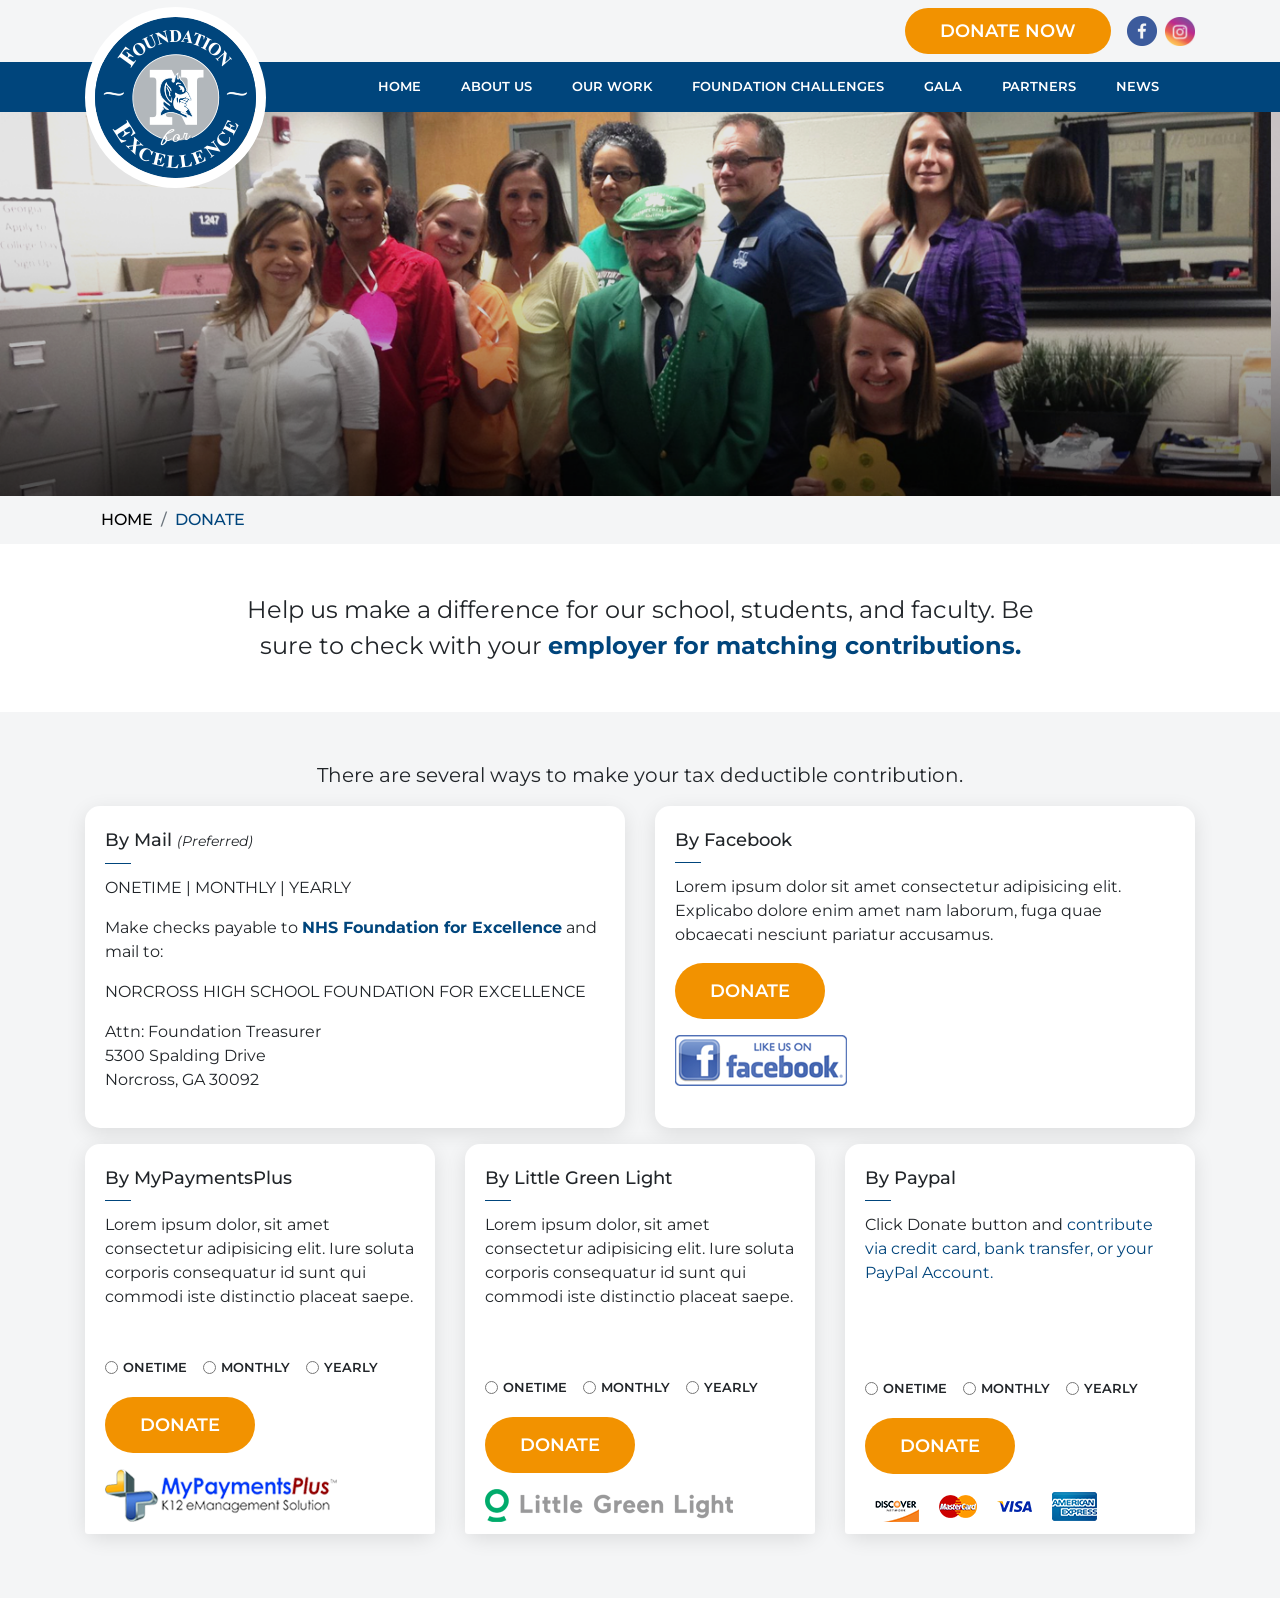
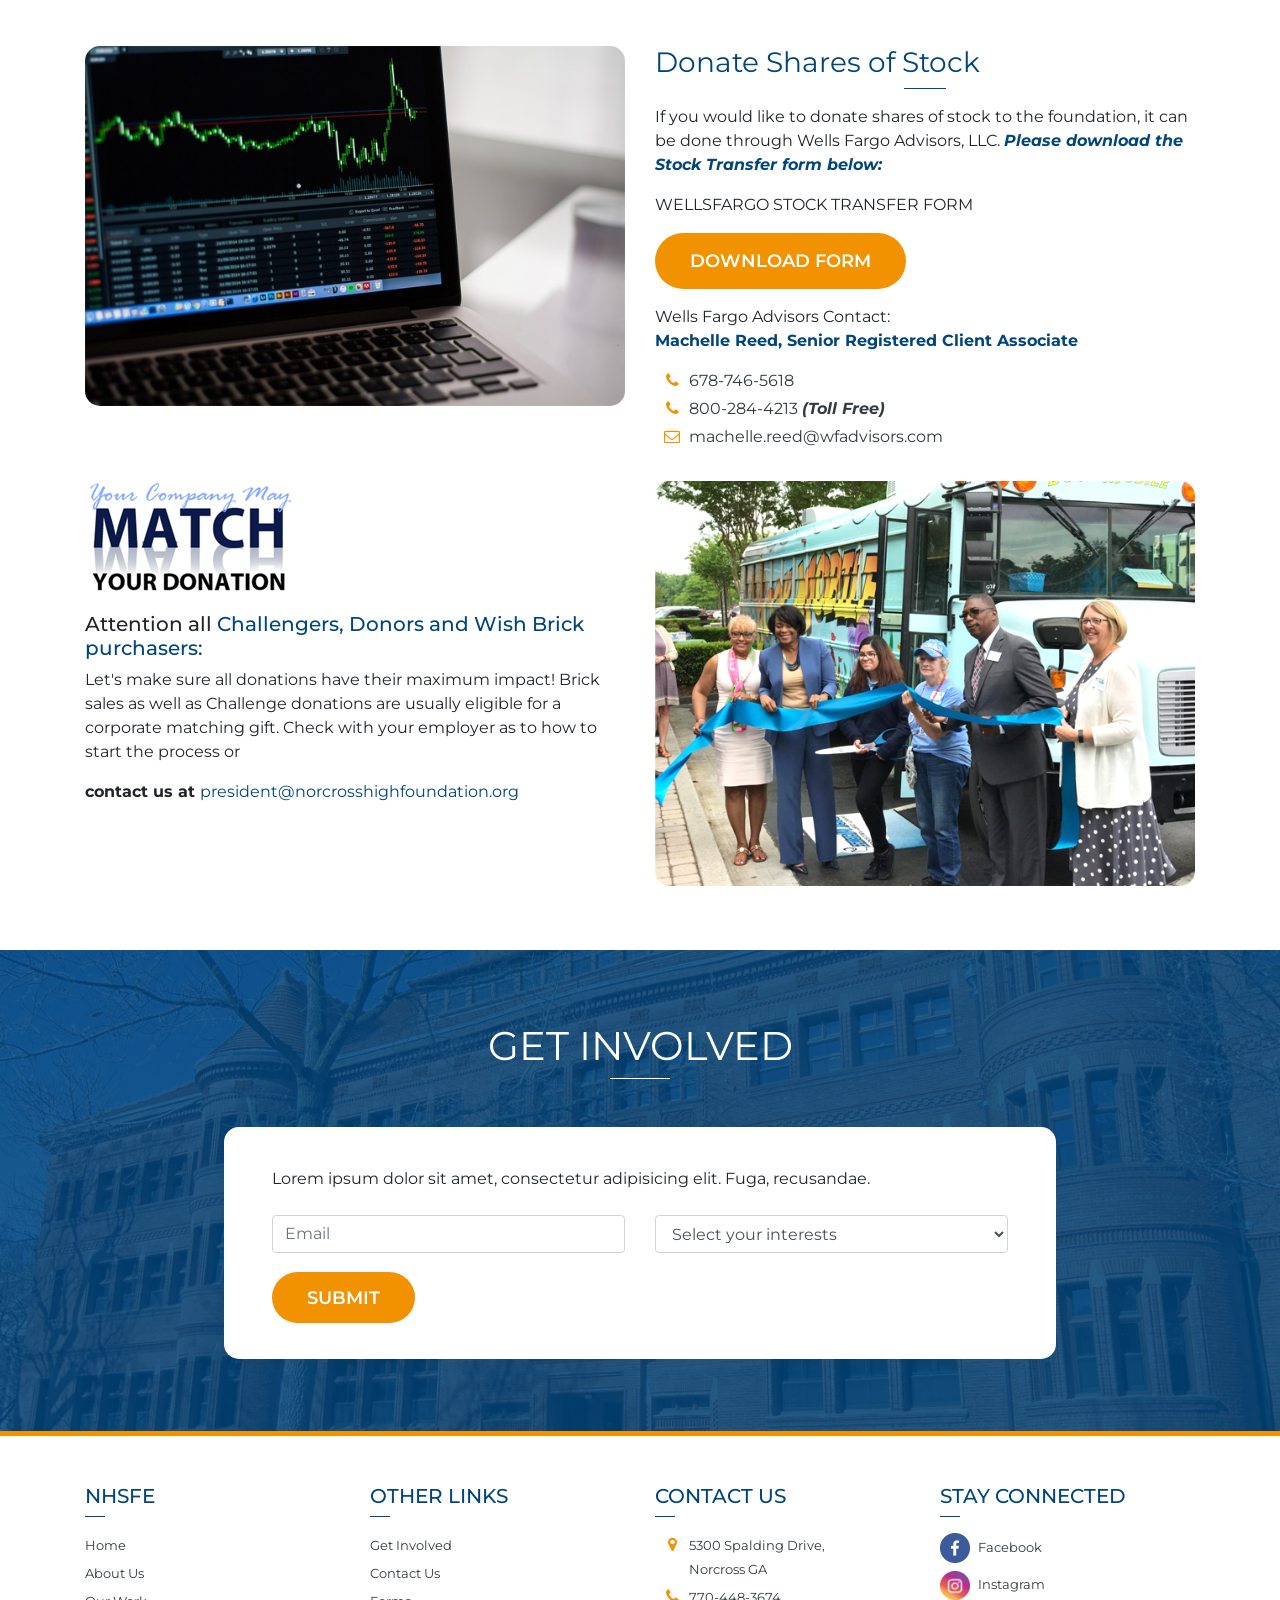
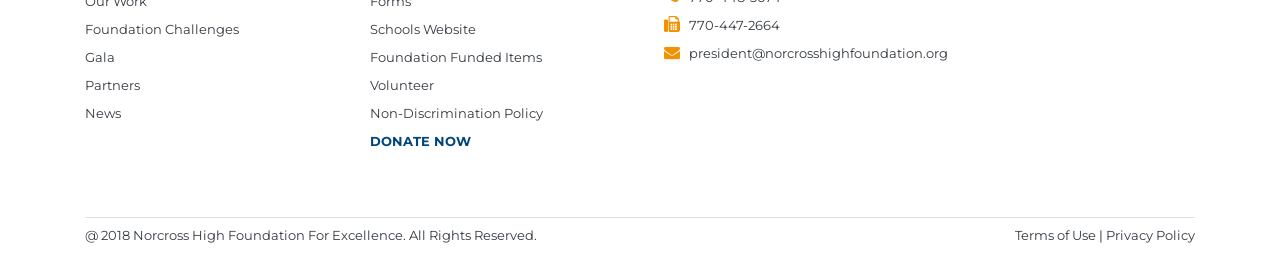
<file: donate.html>
<!DOCTYPE html>
<html lang="en">

<head>
	<meta charset="UTF-8">
	<meta name="viewport" content="width=device-width, initial-scale=1.0">
	<meta http-equiv="X-UA-Compatible" content="ie=edge">
	<title>NHFS</title>

	<link rel="stylesheet" href="https://stackpath.bootstrapcdn.com/bootstrap/4.2.1/css/bootstrap.min.css" integrity="sha384-GJzZqFGwb1QTTN6wy59ffF1BuGJpLSa9DkKMp0DgiMDm4iYMj70gZWKYbI706tWS"
	 crossorigin="anonymous">
	<link rel="stylesheet" href="https://cdnjs.cloudflare.com/ajax/libs/font-awesome/4.7.0/css/font-awesome.css">
	<link rel="stylesheet" href="css/styles.css">

</head>

<body>

	<header class="navbar-main">
		<div class="bg-muted header-top">
			<div class="container py-2 d-flex justify-content-end align-items-center">
				<a href="#" class="text-white mr-3 custom-btn">DONATE NOW</a>
				<div class="">
					<img src="assets/icons/facebook.png" alt="" class="img-fluid social-icon mr-1">
					<img src="assets/icons/instagram.png" alt="" class="img-fluid social-icon">
				</div>
			</div>
		</div>
		<div class="bg-primary header-navigation">
			<button class="navbar-toggler border-0 ml-auto d-block d-md-none" type="button" data-toggle="collapse" data-target="#navbarSupportedContent"
			 aria-controls="navbarSupportedContent" aria-expanded="false" aria-label="Toggle navigation">
				<span class="text-white">MENU <i class="fa fa-bars" aria-hidden="true"></i></span>
			</button>
			<div class="container position-relative">
				<nav class="navbar navbar-expand-md py-0">
					<a class="navbar-brand m-0" href="index.html">
						<img src="assets/logo.png" alt="" class="img-fluid">
					</a>

					<div class="collapse navbar-collapse justify-content-end" id="navbarSupportedContent">
						<ul class="navbar-nav">
							<li class="nav-item active">
								<a class="nav-link border-0" href="index.html">HOME</a>
							</li>
							<li class="nav-item">
								<a class="nav-link border-0" href="about.html">ABOUT US</a>
							</li>
							<li class="nav-item">
								<a class="nav-link border-0" href="work.html">OUR WORK</a>
							</li>
							<li class="nav-item">
								<a class="nav-link border-0" href="challenges.html">FOUNDATION CHALLENGES</a>
							</li>
							<li class="nav-item">
								<a class="nav-link border-0" href="gala.html">GALA</a>
							</li>
							<li class="nav-item">
								<a class="nav-link border-0" href="partners.html">PARTNERS</a>
							</li>
							<li class="nav-item">
								<a class="nav-link border-0" href="news.html">NEWS</a>
							</li>
						</ul>
					</div>
				</nav>
			</div>
		</div>
	</header>

	<main>
		<img src="assets/banners/banner_donate.png" alt="" class="img-fluid w-100 banner">

		<div class="bg-muted">
			<div class="container">
				<nav aria-label="breadcrumb">
					<ol class="breadcrumb bg-muted">
						<li class="breadcrumb-item"><a href="/">HOME</a></li>
						<li class="breadcrumb-item active" aria-current="page">DONATE</li>
					</ol>
				</nav>
			</div>
		</div>

		<div class="container">
			<p class="h4 my-5 w-75 text-center mx-auto font-weight-normal lh-1e5">Help us make a difference for our school,
				students,
				and faculty. Be sure to check with your <span class="color-primary"><b>employer for matching contributions.</b></span></p>
		</div>

		<div class="payments bg-muted py-5">
			<div class="container">
				<p class="lead text-center font-weight-normal">There are several ways to make your tax deductible contribution.</p>

				<div class="row">
					<div class="col-md-6 mb-3">
						<div class="card rounded-15px border-0 box-shadow h-100">
							<div class="card-body">
								<h3 class="card-title underline-custom underline-sm underline-primary">By Mail <i class="small">(Preferred)</i></h3>
								<p>ONETIME | MONTHLY | YEARLY</p>
								<p>Make checks payable to <span class="color-primary"><b>NHS Foundation for Excellence</b></span> and mail to:</p>
								<p>NORCROSS HIGH SCHOOL FOUNDATION FOR EXCELLENCE</p>
								<p>
									Attn: Foundation Treasurer <br>
									5300 Spalding Drive <br>
									Norcross, GA 30092
								</p>
							</div>
						</div>
					</div>
					<div class="col-md-6 mb-3">
						<div class="card rounded-15px border-0 box-shadow h-100">
							<div class="card-body">
								<h3 class="card-title underline-custom underline-sm underline-primary">By Facebook</h3>
								<p>Lorem ipsum dolor sit amet consectetur adipisicing elit. Explicabo dolore enim amet nam laborum, fuga quae
									obcaecati nesciunt pariatur accusamus.</p>
								<a href="#" class="text-white d-inline-block custom-btn mb-3">DONATE</a>
								<a href="">
									<img src="assets/donate/facebook.png" alt="" class="img-fluid d-block">
								</a>
							</div>
						</div>
					</div>
					<div class="col-md-4 mb-3">
						<div class="card rounded-15px border-0 box-shadow h-100">
							<div class="card-body">
								<h3 class="card-title underline-custom underline-sm underline-primary">By MyPaymentsPlus</h3>
								<p>Lorem ipsum dolor, sit amet consectetur adipisicing elit. Iure soluta corporis consequatur id sunt qui
									commodi iste distinctio placeat saepe.</p>
							</div>
							<div class="card-footer bg-white border-0">
								<form action="">
									<div class="form-check form-check-inline">
										<input class="form-check-input" type="radio" name="mypaymentsplus" value="option1">
										<label class="form-check-label" for="inlineRadio1">ONETIME</label>
									</div>
									<div class="form-check form-check-inline">
										<input class="form-check-input" type="radio" name="mypaymentsplus" value="option2">
										<label class="form-check-label" for="inlineRadio2">MONTHLY</label>
									</div>
									<div class="form-check form-check-inline">
										<input class="form-check-input" type="radio" name="mypaymentsplus" value="option3">
										<label class="form-check-label" for="inlineRadio2">YEARLY</label>
									</div>
									<div class="d-block mt-3">
										<a href="#" class="text-white d-inline-block custom-btn mb-3">DONATE</a>
										<img src="assets/donate/mypaymentplus.png" alt="" class="img-fluid d-block">
									</div>
								</form>

							</div>
						</div>
					</div>
					<div class="col-md-4 mb-3">
						<div class="card rounded-15px border-0 box-shadow h-100">
							<div class="card-body">
								<h3 class="card-title underline-custom underline-sm underline-primary">By Little Green Light</h3>
								<p>Lorem ipsum dolor, sit amet consectetur adipisicing elit. Iure soluta corporis consequatur id sunt qui
									commodi iste distinctio placeat saepe.</p>
							</div>
							<div class="card-footer bg-white border-0">
								<form action="">
									<div class="form-check form-check-inline">
										<input class="form-check-input" type="radio" name="mypaymentsplus" value="option1">
										<label class="form-check-label" for="inlineRadio1">ONETIME</label>
									</div>
									<div class="form-check form-check-inline">
										<input class="form-check-input" type="radio" name="mypaymentsplus" value="option2">
										<label class="form-check-label" for="inlineRadio2">MONTHLY</label>
									</div>
									<div class="form-check form-check-inline">
										<input class="form-check-input" type="radio" name="mypaymentsplus" value="option3">
										<label class="form-check-label" for="inlineRadio2">YEARLY</label>
									</div>
									<div class="d-block mt-3">
										<a href="#" class="text-white d-inline-block custom-btn mb-3">DONATE</a>
										<img src="assets/donate/greenlight.png" alt="" class="img-fluid d-block">
									</div>
								</form>
							</div>
						</div>
					</div>
					<div class="col-md-4 mb-3">
						<div class="card rounded-15px border-0 box-shadow h-100">
							<div class="card-body">
								<h3 class="card-title underline-custom underline-sm underline-primary">By Paypal</h3>
								<p>
									Click Donate button and <span class="color-primary">contribute via credit card, bank transfer, or your PayPal
										Account.</span>
								</p>
							</div>
							<div class="card-footer bg-white border-0">
								<form action="">
									<div class="form-check form-check-inline">
										<input class="form-check-input" type="radio" name="mypaymentsplus" value="option1">
										<label class="form-check-label" for="inlineRadio1">ONETIME</label>
									</div>
									<div class="form-check form-check-inline">
										<input class="form-check-input" type="radio" name="mypaymentsplus" value="option2">
										<label class="form-check-label" for="inlineRadio2">MONTHLY</label>
									</div>
									<div class="form-check form-check-inline">
										<input class="form-check-input" type="radio" name="mypaymentsplus" value="option3">
										<label class="form-check-label" for="inlineRadio2">YEARLY</label>
									</div>
									<div class="d-block mt-3">
										<a href="#" class="text-white d-inline-block custom-btn mb-3">DONATE</a>
										<div>
											<img src="assets/donate/payment_1.png" alt="" class="img-fluid mx-2">
											<img src="assets/donate/payment_2.png" alt="" class="img-fluid mx-2">
											<img src="assets/donate/payment_3.png" alt="" class="img-fluid mx-2">
											<img src="assets/donate/payment_4.png" alt="" class="img-fluid mx-2">
										</div>
									</div>
								</form>
							</div>
						</div>
					</div>
				</div>
			</div>
		</div>

		<div class="my-5">
			<div class="container">
				<div class="row">
					<div class="col-md-6 mb-3">
						<img src="assets/donate/donate_2.png" alt="" class="img-fluid rounded-15px">
					</div>
					<div class="col-md-6 mb-3">
						<h3 class="color-primary font-weight-normal underline-custom underline-sm underline-primary underline-center mb-3">Donate
							Shares of Stock</h3>
						<p>If you would like to donate shares of stock to the foundation, it can be done through Wells Fargo Advisors,
							LLC. <span class="color-primary"><i><b>Please download the Stock Transfer form below:</b></i></span></p>
						<p>WELLSFARGO STOCK TRANSFER FORM</p>
						<a href="#" class="text-white d-inline-block custom-btn mb-3">DOWNLOAD FORM</a>

						<p>
							Wells Fargo Advisors Contact: <br>
							<span class="color-primary"><b>Machelle Reed, Senior Registered Client Associate</b></span>
						</p>
						<ul class="fa-ul">
							<li class="mb-1"><i class="fa-li fa fa-phone color-secondary"></i><a href="" class="text-dark">678-746-5618</li>
							<li class="mb-1"><i class="fa-li fa fa-phone color-secondary"></i><a href="" class="text-dark">800-284-4213 <b><i>(Toll Free)</i></b></a></li>
							<li class="mb-1"><i class="fa-li fa fa-envelope-o color-secondary"></i><a href="" class="text-dark text-wrap">machelle.reed@wfadvisors.com</a></li>
						</ul>
					</div>

					<div class="col-md-6 mb-3">
						<img src="assets/donate/matchyourdonation.png" alt="" class="img-fluid mb-3">
						<p class="h5">Attention all <span class="color-primary">Challengers, Donors and Wish Brick purchasers:</span></p>

						<p>Let's make sure all donations have their maximum impact! Brick sales as well as Challenge donations are usually eligible for a corporate matching gift. Check with your employer as to how to start the process or</p>

						<b>contact us at </b><a href="" class="color-primary">president@norcrosshighfoundation.org</a>
					</div>
					<div class="col-md-6 mb-3">
						<img src="assets/donate/donate_1.png" alt="" class="img-fluid rounded-15px">
					</div>
				</div>
			</div>
		</div>

		<div class="contact-form py-5">
			<div class="container my-4">
				<h3 class="h1 text-center text-white font-weight-normal underline-custom underline-default underline-sm underline-center">GET
					INVOLVED</h3>
				<div class="form-wrapper bg-white w-75 mx-auto mt-5 py-4 px-5">
					<p class="my-3">Lorem ipsum dolor sit amet, consectetur adipisicing elit. Fuga, recusandae.</p>
					<form action="index.html" class="my-4" method="POST">
						<div class="row">
							<div class="col-md-6">
								<div class="form-group">
									<input type="email" class="form-control" id="form-email" placeholder="Email">
								</div>
							</div>
							<div class="col-md-6">
								<div class="form-group">
									<select name="form-interests" id="" class="form-control">
										<option value="null" selected disabled>Select your interests</option>
										<option value="interest_1">Interest 1</option>
										<option value="interest_2">Interest 2</option>
									</select>
								</div>
							</div>
						</div>
						<div class="text-left mt-3">
							<a type="submit" class="text-white custom-btn">SUBMIT</a>
						</div>
					</form>
				</div>
			</div>
		</div>

	</main>

	<footer class="bg-white">
		<div class="container">
			<div class="row py-5">
				<div class="col-md-3">
					<h3 class="h5 color-primary underline-custom underline-primary underline-xs mb-3">NHSFE</h3>
					<ul class="list-unstyled">
						<li class="mb-1"><a href="" class="small text-dark">Home</a></li>
						<li class="mb-1"><a href="" class="small text-dark">About Us</a></li>
						<li class="mb-1"><a href="" class="small text-dark">Our Work</a></li>
						<li class="mb-1"><a href="" class="small text-dark">Foundation Challenges</a></li>
						<li class="mb-1"><a href="" class="small text-dark">Gala</a></li>
						<li class="mb-1"><a href="" class="small text-dark">Partners</a></li>
						<li class="mb-1"><a href="" class="small text-dark">News</a></li>
					</ul>
				</div>
				<div class="col-md-3">
					<h3 class="h5 color-primary underline-custom underline-primary underline-xs mb-3">OTHER LINKS</h3>
					<ul class="list-unstyled">
						<li class="mb-1"><a href="" class="small text-dark">Get Involved</a></li>
						<li class="mb-1"><a href="" class="small text-dark">Contact Us</a></li>
						<li class="mb-1"><a href="" class="small text-dark">Forms</a></li>
						<li class="mb-1"><a href="" class="small text-dark">Schools Website</a></li>
						<li class="mb-1"><a href="" class="small text-dark">Foundation Funded Items</a></li>
						<li class="mb-1"><a href="" class="small text-dark">Volunteer</a></li>
						<li class="mb-1"><a href="" class="small text-dark">Non-Discrimination Policy</a></li>
						<li class="mb-1"><a href="" class="small color-primary font-weight-bold">DONATE NOW</a></li>
					</ul>
				</div>
				<div class="col-md-3">
					<h3 class="h5 color-primary underline-custom underline-primary underline-xs mb-3">CONTACT US</h3>
					<ul class="fa-ul contact-us-links">
						<li class="mb-1"><i class="fa-li fa fa-map-marker"></i><a href="" class="small text-dark">5300 Spalding Drive,
								<br> Norcross GA</a></li>
						<li class="mb-1"><i class="fa-li fa fa-phone"></i><a href="" class="small text-dark">770-448-3674</a></li>
						<li class="mb-1"><i class="fa-li fa fa-fax"></i><a href="" class="small text-dark">770-447-2664</a></li>
						<li class="mb-1"><i class="fa-li fa fa-envelope"></i><a href="" class="small text-dark text-wrap">president@norcrosshighfoundation.org</a></li>
					</ul>
				</div>
				<div class="col-md-3">
					<h3 class="h5 color-primary underline-custom underline-primary underline-xs mb-3">STAY CONNECTED</h3>
					<ul class="list-unstyled">
						<li class="mb-2"><a href="" class="small text-dark"><img src="assets/facebook.png" alt="" class="social-icon d-inline mr-2">Facebook</a></li>
						<li class="mb-2"><a href="" class="small text-dark"><img src="assets/instagram.png" alt="" class="social-icon d-inline mr-2">Instagram</a></li>
					</ul>
				</div>
			</div>
			<div class="py-2 border-top d-sm-flex justify-content-between">
				<span class="small text-dark d-block mb-2">@ 2018 Norcross High Foundation For Excellence. All Rights Reserved.</span>
				<span class="small d-block mb-2"><a class="text-dark" href="">Terms of Use</a> | <a class="text-dark" href="">Privacy
						Policy</a></span>
			</div>
		</div>
	</footer>

	<script src="https://cdnjs.cloudflare.com/ajax/libs/jquery/3.3.1/jquery.min.js"></script>
	<script src="https://cdnjs.cloudflare.com/ajax/libs/popper.js/1.14.6/umd/popper.min.js" integrity="sha384-wHAiFfRlMFy6i5SRaxvfOCifBUQy1xHdJ/yoi7FRNXMRBu5WHdZYu1hA6ZOblgut"
	 crossorigin="anonymous"></script>
	<script src="https://stackpath.bootstrapcdn.com/bootstrap/4.2.1/js/bootstrap.min.js" integrity="sha384-B0UglyR+jN6CkvvICOB2joaf5I4l3gm9GU6Hc1og6Ls7i6U/mkkaduKaBhlAXv9k"
	 crossorigin="anonymous"></script>
	<script src="js/main.js"></script>
</body>

</html>
</file>
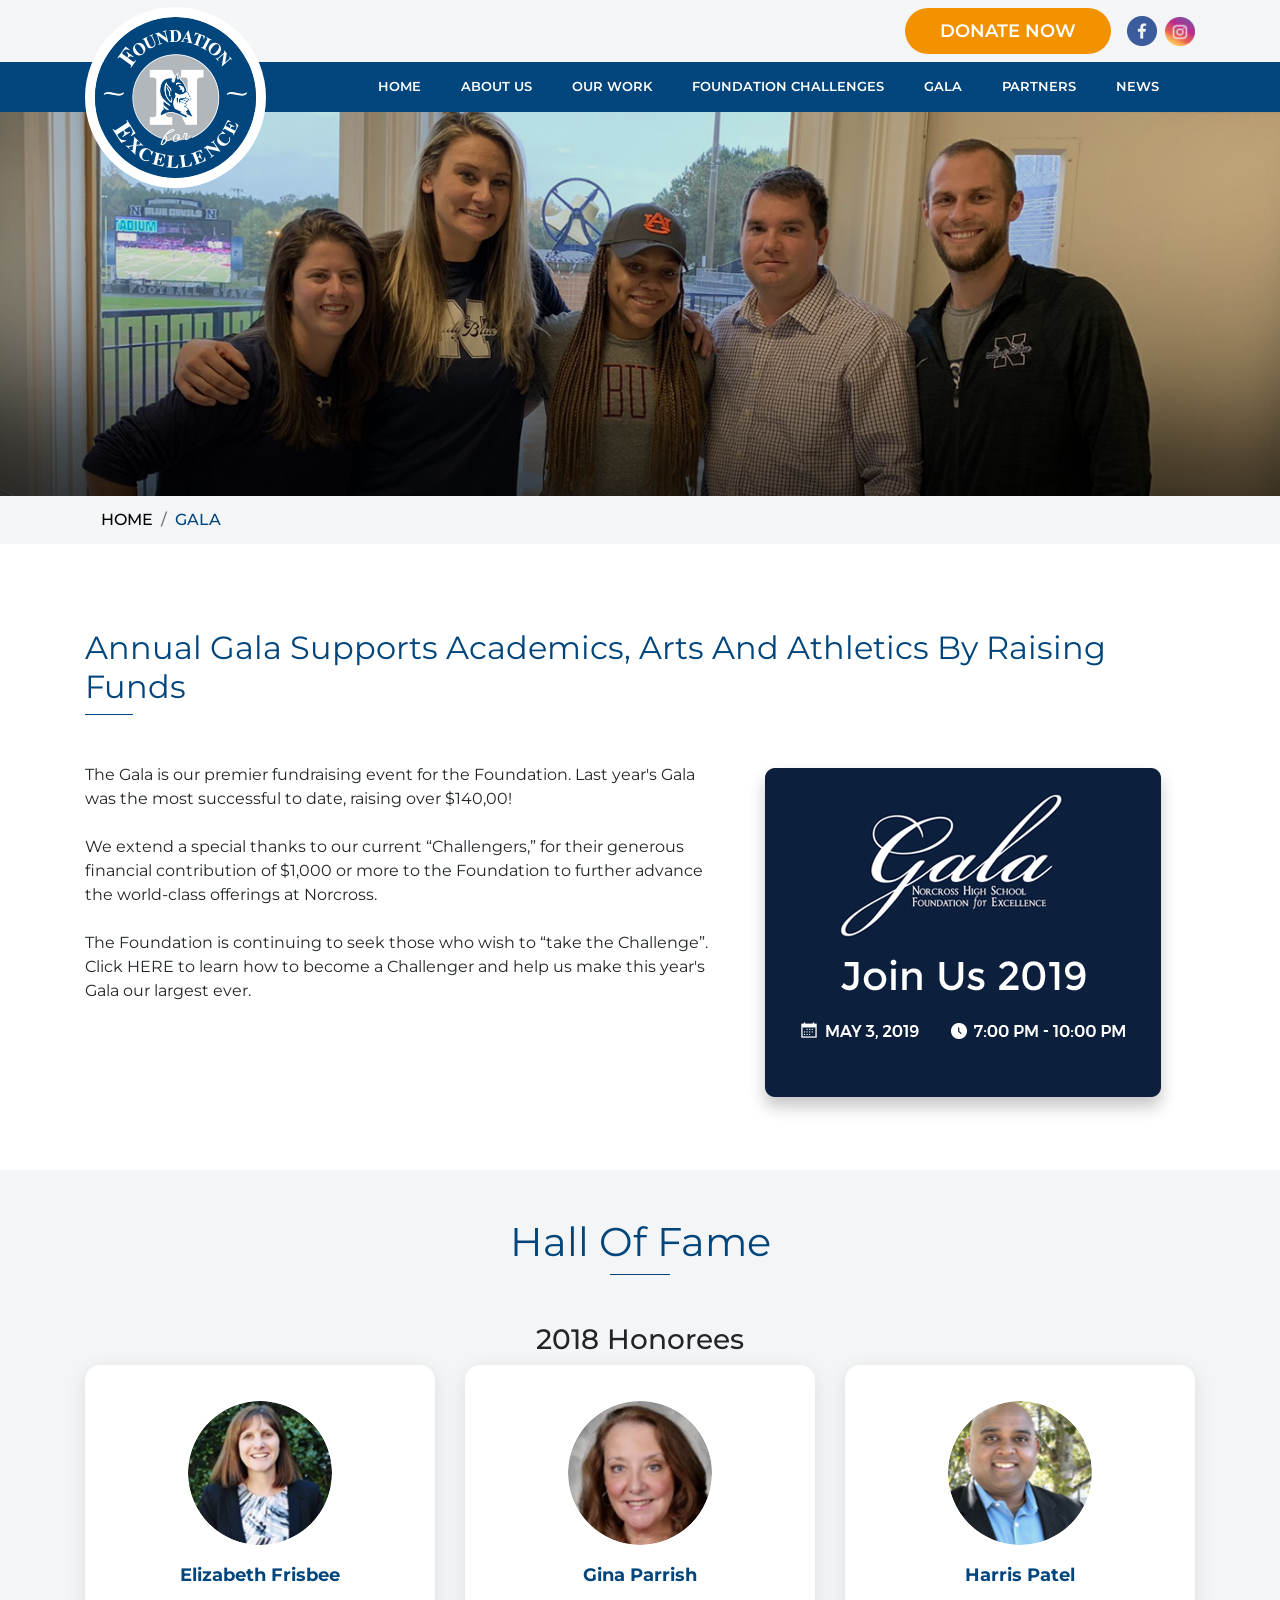
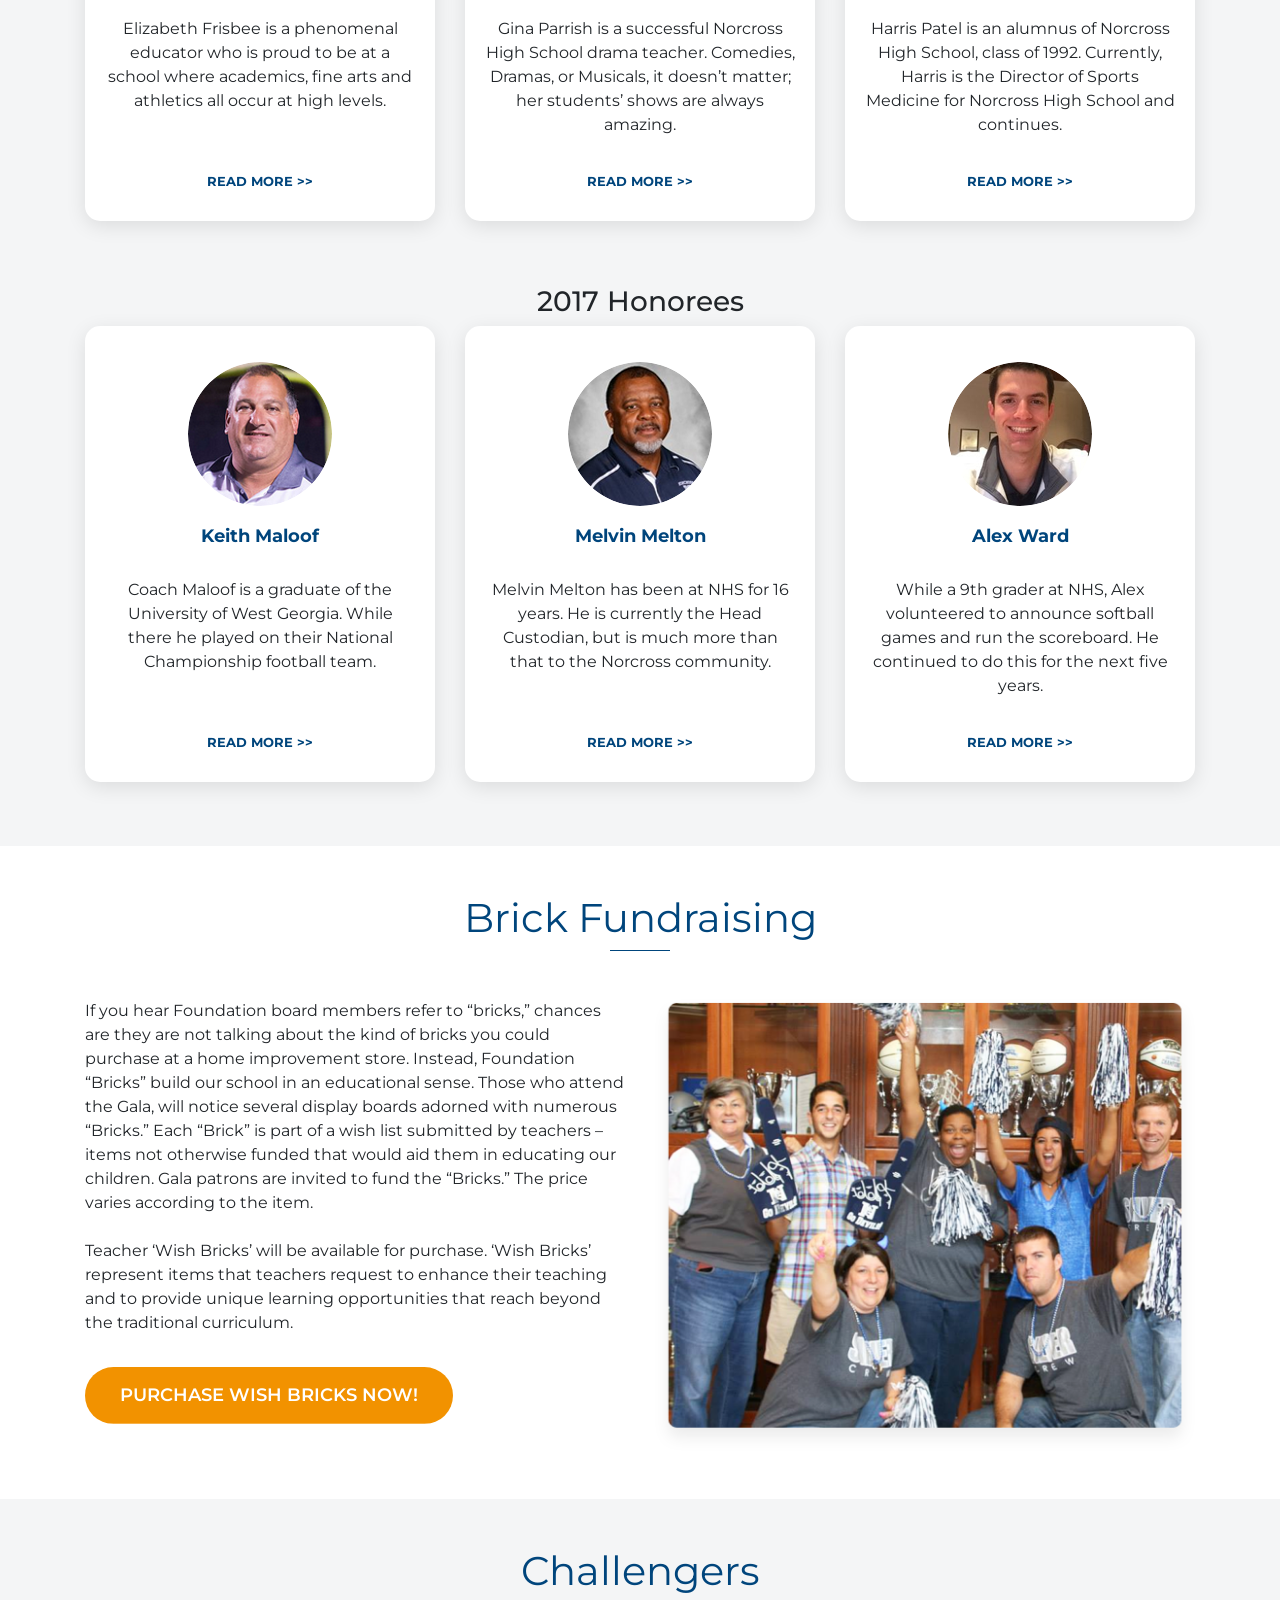
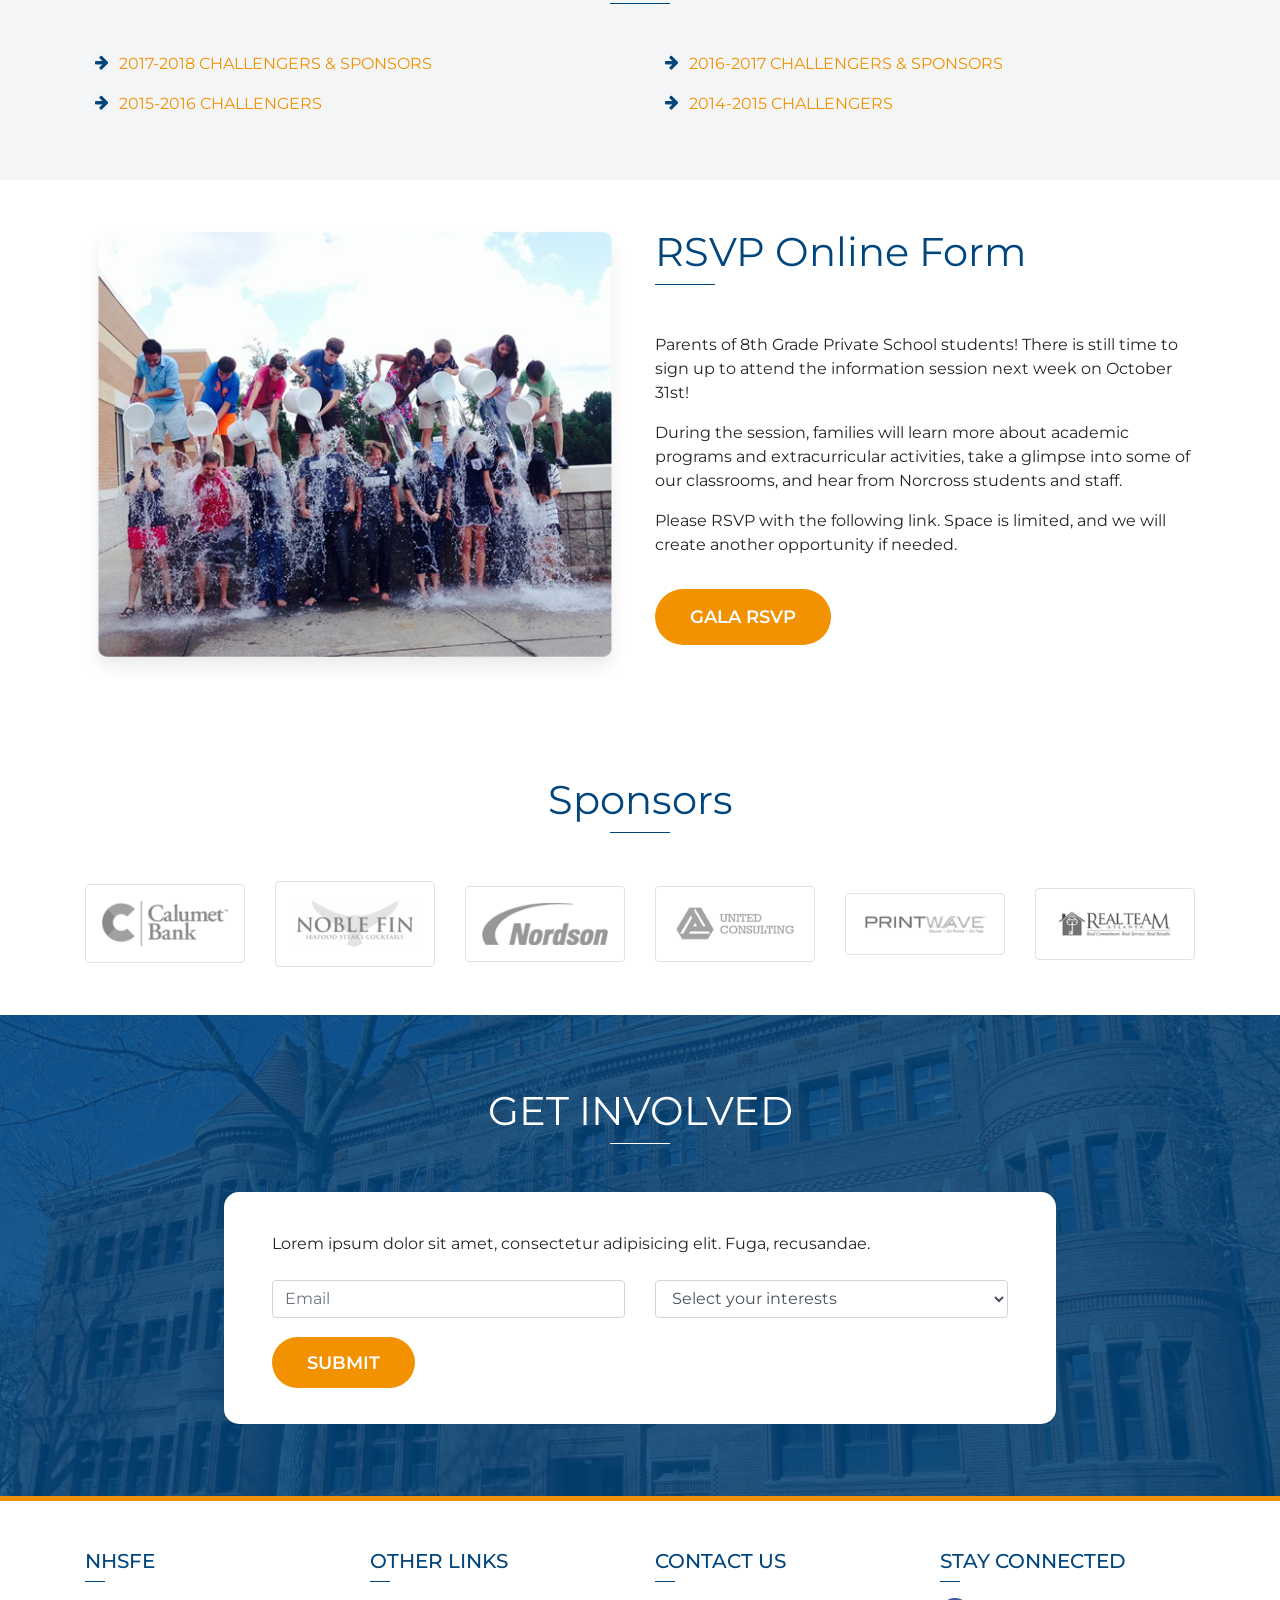
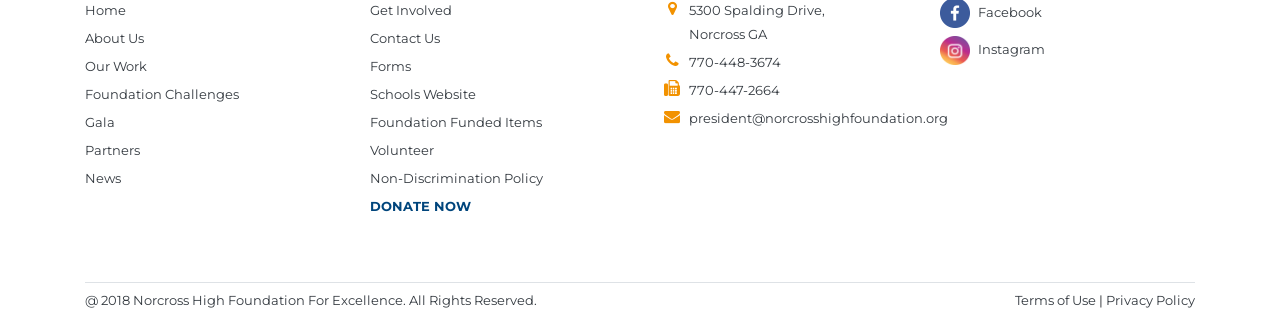
<file: gala.html>
<!DOCTYPE html>
<html lang="en">

<head>
	<meta charset="UTF-8">
	<meta name="viewport" content="width=device-width, initial-scale=1.0">
	<meta http-equiv="X-UA-Compatible" content="ie=edge">
	<title>NHFS</title>

	<link rel="stylesheet" href="https://stackpath.bootstrapcdn.com/bootstrap/4.2.1/css/bootstrap.min.css" integrity="sha384-GJzZqFGwb1QTTN6wy59ffF1BuGJpLSa9DkKMp0DgiMDm4iYMj70gZWKYbI706tWS"
	 crossorigin="anonymous">
	<link rel="stylesheet" href="https://cdnjs.cloudflare.com/ajax/libs/font-awesome/4.7.0/css/font-awesome.css">
	<link rel="stylesheet" href="css/styles.css">

</head>

<body>

	<header class="navbar-main">
		<div class="bg-muted header-top">
			<div class="container py-2 d-flex justify-content-end align-items-center">
				<a href="#" class="text-white mr-3 custom-btn">DONATE NOW</a>
				<div class="">
					<img src="assets/icons/facebook.png" alt="" class="img-fluid social-icon mr-1">
					<img src="assets/icons/instagram.png" alt="" class="img-fluid social-icon">
				</div>
			</div>
		</div>
		<div class="bg-primary header-navigation">
			<button class="navbar-toggler border-0 ml-auto d-block d-md-none" type="button" data-toggle="collapse" data-target="#navbarSupportedContent"
			 aria-controls="navbarSupportedContent" aria-expanded="false" aria-label="Toggle navigation">
				<span class="text-white">MENU <i class="fa fa-bars" aria-hidden="true"></i></span>
			</button>
			<div class="container position-relative">
				<nav class="navbar navbar-expand-md py-0">
					<a class="navbar-brand m-0" href="index.html">
						<img src="assets/logo.png" alt="" class="img-fluid">
					</a>

					<div class="collapse navbar-collapse justify-content-end" id="navbarSupportedContent">
						<ul class="navbar-nav">
							<li class="nav-item active">
								<a class="nav-link border-0" href="index.html">HOME</a>
							</li>
							<li class="nav-item">
								<a class="nav-link border-0" href="about.html">ABOUT US</a>
							</li>
							<li class="nav-item">
								<a class="nav-link border-0" href="work.html">OUR WORK</a>
							</li>
							<li class="nav-item">
								<a class="nav-link border-0" href="challenges.html">FOUNDATION CHALLENGES</a>
							</li>
							<li class="nav-item">
								<a class="nav-link border-0" href="gala.html">GALA</a>
							</li>
							<li class="nav-item">
								<a class="nav-link border-0" href="partners.html">PARTNERS</a>
							</li>
							<li class="nav-item">
								<a class="nav-link border-0" href="news.html">NEWS</a>
							</li>
						</ul>
					</div>
				</nav>
			</div>
		</div>
	</header>

	<main>
		<img src="assets/banners/banner_gala.png" alt="" class="img-fluid w-100 banner">

		<div class="bg-muted">
			<div class="container">
				<nav aria-label="breadcrumb">
					<ol class="breadcrumb bg-muted">
						<li class="breadcrumb-item"><a href="/">HOME</a></li>
						<li class="breadcrumb-item active" aria-current="page">GALA</li>
					</ol>
				</nav>
			</div>
		</div>


		<div class="py-5">
			<div class="container">
				<h1 class="text-left color-primary font-weight-normal underline-custom underline-sm underline-primary underline-left mb-5">Annual
					Gala Supports Academics, Arts And Athletics By Raising Funds</h1>

				<div class="row">
					<div class="col-md-7">
						<p>
							The Gala is our premier fundraising event for the Foundation. Last year's Gala was the most successful to date,
							raising over $140,00!
							<br><br>
							We extend a special thanks to our current “Challengers,” for their generous financial contribution of $1,000 or
							more to the Foundation to further advance the world-class offerings at Norcross.
							<br><br>
							The Foundation is continuing to seek those who wish to “take the Challenge”. Click HERE to learn how to become a
							Challenger and help us make this year's Gala our largest ever.
						</p>
					</div>
					<div class="col-md-5">
						<img src="assets/gala/gala_join_us.png" alt="" class="img-fluid rounded-15px">
					</div>
				</div>
			</div>
		</div>

		<div class="hall-of-fame py-5 bg-muted">
			<div class="container">
				<h3 class="h1 text-center color-primary underline-custom font-weight-normal underline-sm underline-primary underline-center mb-5">Hall
					Of Fame</h3>

				<h3 class="text-black text-center">2018 Honorees</h3>
				<div class="row mb-5">
					<div class="col-md-4 mb-3">
						<div class="card rounded-15px border-0 box-shadow h-100 py-3">
							<div class="card-body">
								<div class="row mb-3">
									<div class="col-12">
										<img class="img-fluid d-block mx-auto rounded-circle mb-3" src="assets/gala/honoree_1.png" alt="">
									</div>
									<div class="col-12 text-center">
										<h5 class="card-title color-primary font-weight-bold">Elizabeth Frisbee</h5>
									</div>
								</div>
								<p class="card-text text-center">
									Elizabeth Frisbee is a phenomenal educator who is proud to be at a school where academics, fine arts and
									athletics all occur at high levels.
								</p>
							</div>
							<div class="card-footer text-center bg-white border-0 rounded-15px">
								<a href="" class="color-primary small font-weight-bold">READ MORE >></a>
							</div>
						</div>
					</div>
					<div class="col-md-4 mb-3">
						<div class="card rounded-15px border-0 box-shadow h-100 py-3">
							<div class="card-body">
								<div class="row mb-3">
									<div class="col-12">
										<img class="img-fluid d-block mx-auto rounded-circle mb-3" src="assets/gala/honoree_2.png" alt="">
									</div>
									<div class="col-12 text-center">
										<h5 class="card-title color-primary font-weight-bold">Gina Parrish</h5>
									</div>
								</div>
								<p class="card-text text-center">
									Gina Parrish is a successful Norcross High School drama teacher. Comedies, Dramas, or Musicals, it doesn’t
									matter; her students’ shows are always amazing.
								</p>
							</div>
							<div class="card-footer text-center bg-white border-0 rounded-15px">
								<a href="" class="color-primary small font-weight-bold">READ MORE >></a>
							</div>
						</div>
					</div>
					<div class="col-md-4 mb-3">
						<div class="card rounded-15px border-0 box-shadow h-100 py-3">
							<div class="card-body">
								<div class="row mb-3">
									<div class="col-12">
										<img class="img-fluid d-block mx-auto rounded-circle mb-3" src="assets/gala/honoree_3.png" alt="">
									</div>
									<div class="col-12 text-center">
										<h5 class="card-title color-primary font-weight-bold">Harris Patel</h5>
									</div>
								</div>
								<p class="card-text text-center">
									Harris Patel is an alumnus of Norcross High School, class of 1992. Currently, Harris is the Director of Sports
									Medicine for Norcross High School and continues.
								</p>
							</div>
							<div class="card-footer text-center bg-white border-0 rounded-15px">
								<a href="" class="color-primary small font-weight-bold">READ MORE >></a>
							</div>
						</div>
					</div>
				</div>

				<h3 class="text-black text-center">2017 Honorees</h3>
				<div class="row">
					<div class="col-md-4 mb-3">
						<div class="card rounded-15px border-0 box-shadow h-100 py-3">
							<div class="card-body">
								<div class="row mb-3">
									<div class="col-12">
										<img class="img-fluid d-block mx-auto rounded-circle mb-3" src="assets/gala/honoree_4.png" alt="">
									</div>
									<div class="col-12 text-center">
										<h5 class="card-title color-primary font-weight-bold">Keith Maloof</h5>
									</div>
								</div>
								<p class="card-text text-center">
									Coach Maloof is a graduate of the University of West Georgia. While there he played on their National
									Championship football team.
								</p>
							</div>
							<div class="card-footer text-center bg-white border-0 rounded-15px">
								<a href="" class="color-primary small font-weight-bold">READ MORE >></a>
							</div>
						</div>
					</div>
					<div class="col-md-4 mb-3">
						<div class="card rounded-15px border-0 box-shadow h-100 py-3">
							<div class="card-body">
								<div class="row mb-3">
									<div class="col-12">
										<img class="img-fluid d-block mx-auto rounded-circle mb-3" src="assets/gala/honoree_5.png" alt="">
									</div>
									<div class="col-12 text-center">
										<h5 class="card-title color-primary font-weight-bold">Melvin Melton</h5>
									</div>
								</div>
								<p class="card-text text-center">
									Melvin Melton has been at NHS for 16 years. He is currently the Head Custodian, but is much more than that to
									the Norcross community.
								</p>
							</div>
							<div class="card-footer text-center bg-white border-0 rounded-15px">
								<a href="" class="color-primary small font-weight-bold">READ MORE >></a>
							</div>
						</div>
					</div>
					<div class="col-md-4 mb-3">
						<div class="card rounded-15px border-0 box-shadow h-100 py-3">
							<div class="card-body">
								<div class="row mb-3">
									<div class="col-12">
										<img class="img-fluid d-block mx-auto rounded-circle mb-3" src="assets/gala/honoree_6.png" alt="">
									</div>
									<div class="col-12 text-center">
										<h5 class="card-title color-primary font-weight-bold">Alex Ward</h5>
									</div>
								</div>
								<p class="card-text text-center">
									While a 9th grader at NHS, Alex volunteered to announce softball games and run the scoreboard. He continued to
									do this for the next five years.
								</p>
							</div>
							<div class="card-footer text-center bg-white border-0 rounded-15px">
								<a href="" class="color-primary small font-weight-bold">READ MORE >></a>
							</div>
						</div>
					</div>
				</div>
			</div>
		</div>

		<div class="brick-fundraising py-5">
			<div class="container">
				<h3 class="h1 text-center color-primary font-weight-normal underline-custom underline-sm underline-primary underline-center mb-5">Brick
					Fundraising</h3>
				<div class="row">
					<div class="col-md-6">
						<p>
							If you hear Foundation board members refer to “bricks,” chances are they are not talking about the kind of
							bricks you could purchase at a home improvement store. Instead, Foundation “Bricks” build our school in an
							educational sense. Those who attend the Gala, will notice several display boards adorned with numerous “Bricks.”
							Each “Brick” is part of a wish list submitted by teachers – items not otherwise funded that would aid them in
							educating our children. Gala patrons are invited to fund the “Bricks.” The price varies according to the item.
							<br><br>
							Teacher ‘Wish Bricks’ will be available for purchase. ‘Wish Bricks’ represent items that teachers request to
							enhance their teaching and to provide unique learning opportunities that reach beyond the traditional
							curriculum.
						</p>
						<a href="#" class="mt-3 text-white text-center d-inline-block custom-btn">PURCHASE WISH BRICKS NOW!</a>
					</div>
					<div class="col-md-6">
						<img src="assets/gala/fundraising.png" alt="" class="img-fluid rounded-15px">
					</div>
				</div>
			</div>
		</div>

		<div class="gala-challengers py-5 bg-muted">
			<div class="container">
				<h3 class="h1 text-center color-primary font-weight-normal underline-custom underline-sm underline-primary underline-center mb-5">Challengers</h3>
				<div class="row">
					<div class="col-md-6">
						<ul class="fa-ul">
							<li class="mb-3"><i class="fa-li fa fa-arrow-right color-primary"></i>
								<span class="color-secondary">2017-2018 CHALLENGERS & SPONSORS</span>
							</li>
							<li class="mb-3"><i class="fa-li fa fa-arrow-right color-primary"></i>
								<span class="color-secondary">2015-2016 CHALLENGERS</span>
							</li>
						</ul>
					</div>
					<div class="col-md-6">
						<ul class="fa-ul">
							<li class="mb-3"><i class="fa-li fa fa-arrow-right color-primary"></i>
								<span class="color-secondary">2016-2017 CHALLENGERS & SPONSORS</span>
							</li>
							<li class="mb-3"><i class="fa-li fa fa-arrow-right color-primary"></i>
								<span class="color-secondary">2014-2015 CHALLENGERS</span>
							</li>
						</ul>
					</div>
				</div>
			</div>
		</div>

		<div class="rvsp py-5">
			<div class="container">
				<div class="row">
					<div class="col-md-6">
						<img src="assets/gala/rvsp.png" alt="" class="img-fluid rounded-15px">
					</div>
					<div class="col-md-6">
						<h3 class="h1 text-left color-primary font-weight-normal underline-custom underline-primary underline-sm underline-left mb-5">RSVP
							Online Form</h3>
						<p>
							Parents of 8th Grade Private School students! There is still time to sign up to attend the information session
							next week on October 31st!
						</p>
						<p>
							During the session, families will learn more about academic programs and extracurricular activities, take a
							glimpse into some of our classrooms, and hear from Norcross students and staff.
						</p>
						<p>
							Please RSVP with the following link. Space is limited, and we will create another opportunity if needed.
						</p>
						<a href="#" class="mt-3 text-white text-center d-inline-block custom-btn">GALA RSVP</a>
					</div>
				</div>
			</div>
		</div>

		<div class="sponsors py-5">
			<div class="container">
				<h3 class="h1 text-center color-primary font-weight-normal underline-custom underline-primary underline-sm underline-center mb-5">Sponsors</h3>
				<div class="row mt-5 align-items-center d-none d-md-flex">
					<div class="col-sm-2">
						<img src="assets/sponsors/sponsor_1.png" alt="" class="img-fluid img-thumbnail p-3 grayscale">
					</div>
					<div class="col-sm-2">
						<img src="assets/sponsors/sponsor_2.png" alt="" class="img-fluid img-thumbnail p-3 grayscale">
					</div>
					<div class="col-sm-2">
						<img src="assets/sponsors/sponsor_3.png" alt="" class="img-fluid img-thumbnail p-3 grayscale">
					</div>
					<div class="col-sm-2">
						<img src="assets/sponsors/sponsor_4.png" alt="" class="img-fluid img-thumbnail p-3 grayscale">
					</div>
					<div class="col-sm-2">
						<img src="assets/sponsors/sponsor_5.png" alt="" class="img-fluid img-thumbnail p-3 grayscale">
					</div>
					<div class="col-sm-2">
						<img src="assets/sponsors/sponsor_6.png" alt="" class="img-fluid img-thumbnail p-3 grayscale">
					</div>
				</div>

				<div id="carousel-sponsors" class="carousel slide d-sm-block d-md-none" data-ride="carousel">
					<div class="carousel-inner">
						<div class="carousel-item active">
							<img src="assets/sponsors/sponsor_1.png" class="d-block mx-auto" alt="...">
						</div>
						<div class="carousel-item">
							<img src="assets/sponsors/sponsor_2.png" class="d-block mx-auto" alt="...">
						</div>
					</div>
					<a class="carousel-control-prev" href="#carousel-sponsors" role="button" data-slide="prev">
						<i class="fa fa-angle-left text-dark" aria-hidden="true"></i>
					</a>
					<a class="carousel-control-next" href="#carousel-sponsors" role="button" data-slide="next">
						<i class="fa fa-angle-right text-dark" aria-hidden="true"></i>
					</a>
				</div>

			</div>
		</div>

		<div class="contact-form py-5">
			<div class="container my-4">
				<h3 class="h1 text-center text-white font-weight-normal underline-custom underline-default underline-sm underline-center">GET
					INVOLVED</h3>
				<div class="form-wrapper bg-white w-75 mx-auto mt-5 py-4 px-5">
					<p class="my-3">Lorem ipsum dolor sit amet, consectetur adipisicing elit. Fuga, recusandae.</p>
					<form action="index.html" class="my-4" method="POST">
						<div class="row">
							<div class="col-md-6">
								<div class="form-group">
									<input type="email" class="form-control" id="form-email" placeholder="Email">
								</div>
							</div>
							<div class="col-md-6">
								<div class="form-group">
									<select name="form-interests" id="" class="form-control">
										<option value="null" selected disabled>Select your interests</option>
										<option value="interest_1">Interest 1</option>
										<option value="interest_2">Interest 2</option>
									</select>
								</div>
							</div>
						</div>
						<div class="text-left mt-3">
							<a type="submit" class="text-white custom-btn">SUBMIT</a>
						</div>
					</form>
				</div>
			</div>
		</div>

	</main>

	<footer class="bg-white">
		<div class="container">
			<div class="row py-5">
				<div class="col-md-3">
					<h3 class="h5 color-primary underline-custom underline-primary underline-xs mb-3">NHSFE</h3>
					<ul class="list-unstyled">
						<li class="mb-1"><a href="" class="small text-dark">Home</a></li>
						<li class="mb-1"><a href="" class="small text-dark">About Us</a></li>
						<li class="mb-1"><a href="" class="small text-dark">Our Work</a></li>
						<li class="mb-1"><a href="" class="small text-dark">Foundation Challenges</a></li>
						<li class="mb-1"><a href="" class="small text-dark">Gala</a></li>
						<li class="mb-1"><a href="" class="small text-dark">Partners</a></li>
						<li class="mb-1"><a href="" class="small text-dark">News</a></li>
					</ul>
				</div>
				<div class="col-md-3">
					<h3 class="h5 color-primary underline-custom underline-primary underline-xs mb-3">OTHER LINKS</h3>
					<ul class="list-unstyled">
						<li class="mb-1"><a href="" class="small text-dark">Get Involved</a></li>
						<li class="mb-1"><a href="" class="small text-dark">Contact Us</a></li>
						<li class="mb-1"><a href="" class="small text-dark">Forms</a></li>
						<li class="mb-1"><a href="" class="small text-dark">Schools Website</a></li>
						<li class="mb-1"><a href="" class="small text-dark">Foundation Funded Items</a></li>
						<li class="mb-1"><a href="" class="small text-dark">Volunteer</a></li>
						<li class="mb-1"><a href="" class="small text-dark">Non-Discrimination Policy</a></li>
						<li class="mb-1"><a href="" class="small color-primary font-weight-bold">DONATE NOW</a></li>
					</ul>
				</div>
				<div class="col-md-3">
					<h3 class="h5 color-primary underline-custom underline-primary underline-xs mb-3">CONTACT US</h3>
					<ul class="fa-ul contact-us-links">
						<li class="mb-1"><i class="fa-li fa fa-map-marker"></i><a href="" class="small text-dark">5300 Spalding Drive,
								<br> Norcross GA</a></li>
						<li class="mb-1"><i class="fa-li fa fa-phone"></i><a href="" class="small text-dark">770-448-3674</a></li>
						<li class="mb-1"><i class="fa-li fa fa-fax"></i><a href="" class="small text-dark">770-447-2664</a></li>
						<li class="mb-1"><i class="fa-li fa fa-envelope"></i><a href="" class="small text-dark text-wrap">president@norcrosshighfoundation.org</a></li>
					</ul>
				</div>
				<div class="col-md-3">
					<h3 class="h5 color-primary underline-custom underline-primary underline-xs mb-3">STAY CONNECTED</h3>
					<ul class="list-unstyled">
						<li class="mb-2"><a href="" class="small text-dark"><img src="assets/facebook.png" alt="" class="social-icon d-inline mr-2">Facebook</a></li>
						<li class="mb-2"><a href="" class="small text-dark"><img src="assets/instagram.png" alt="" class="social-icon d-inline mr-2">Instagram</a></li>
					</ul>
				</div>
			</div>
			<div class="py-2 border-top d-sm-flex justify-content-between">
				<span class="small text-dark d-block mb-2">@ 2018 Norcross High Foundation For Excellence. All Rights Reserved.</span>
				<span class="small d-block mb-2"><a class="text-dark" href="">Terms of Use</a> | <a class="text-dark" href="">Privacy
						Policy</a></span>
			</div>
		</div>
	</footer>

	<script src="https://cdnjs.cloudflare.com/ajax/libs/jquery/3.3.1/jquery.min.js"></script>
	<script src="https://cdnjs.cloudflare.com/ajax/libs/popper.js/1.14.6/umd/popper.min.js" integrity="sha384-wHAiFfRlMFy6i5SRaxvfOCifBUQy1xHdJ/yoi7FRNXMRBu5WHdZYu1hA6ZOblgut"
	 crossorigin="anonymous"></script>
	<script src="https://stackpath.bootstrapcdn.com/bootstrap/4.2.1/js/bootstrap.min.js" integrity="sha384-B0UglyR+jN6CkvvICOB2joaf5I4l3gm9GU6Hc1og6Ls7i6U/mkkaduKaBhlAXv9k"
	 crossorigin="anonymous"></script>
	<script src="js/main.js"></script>
</body>

</html>
</file>
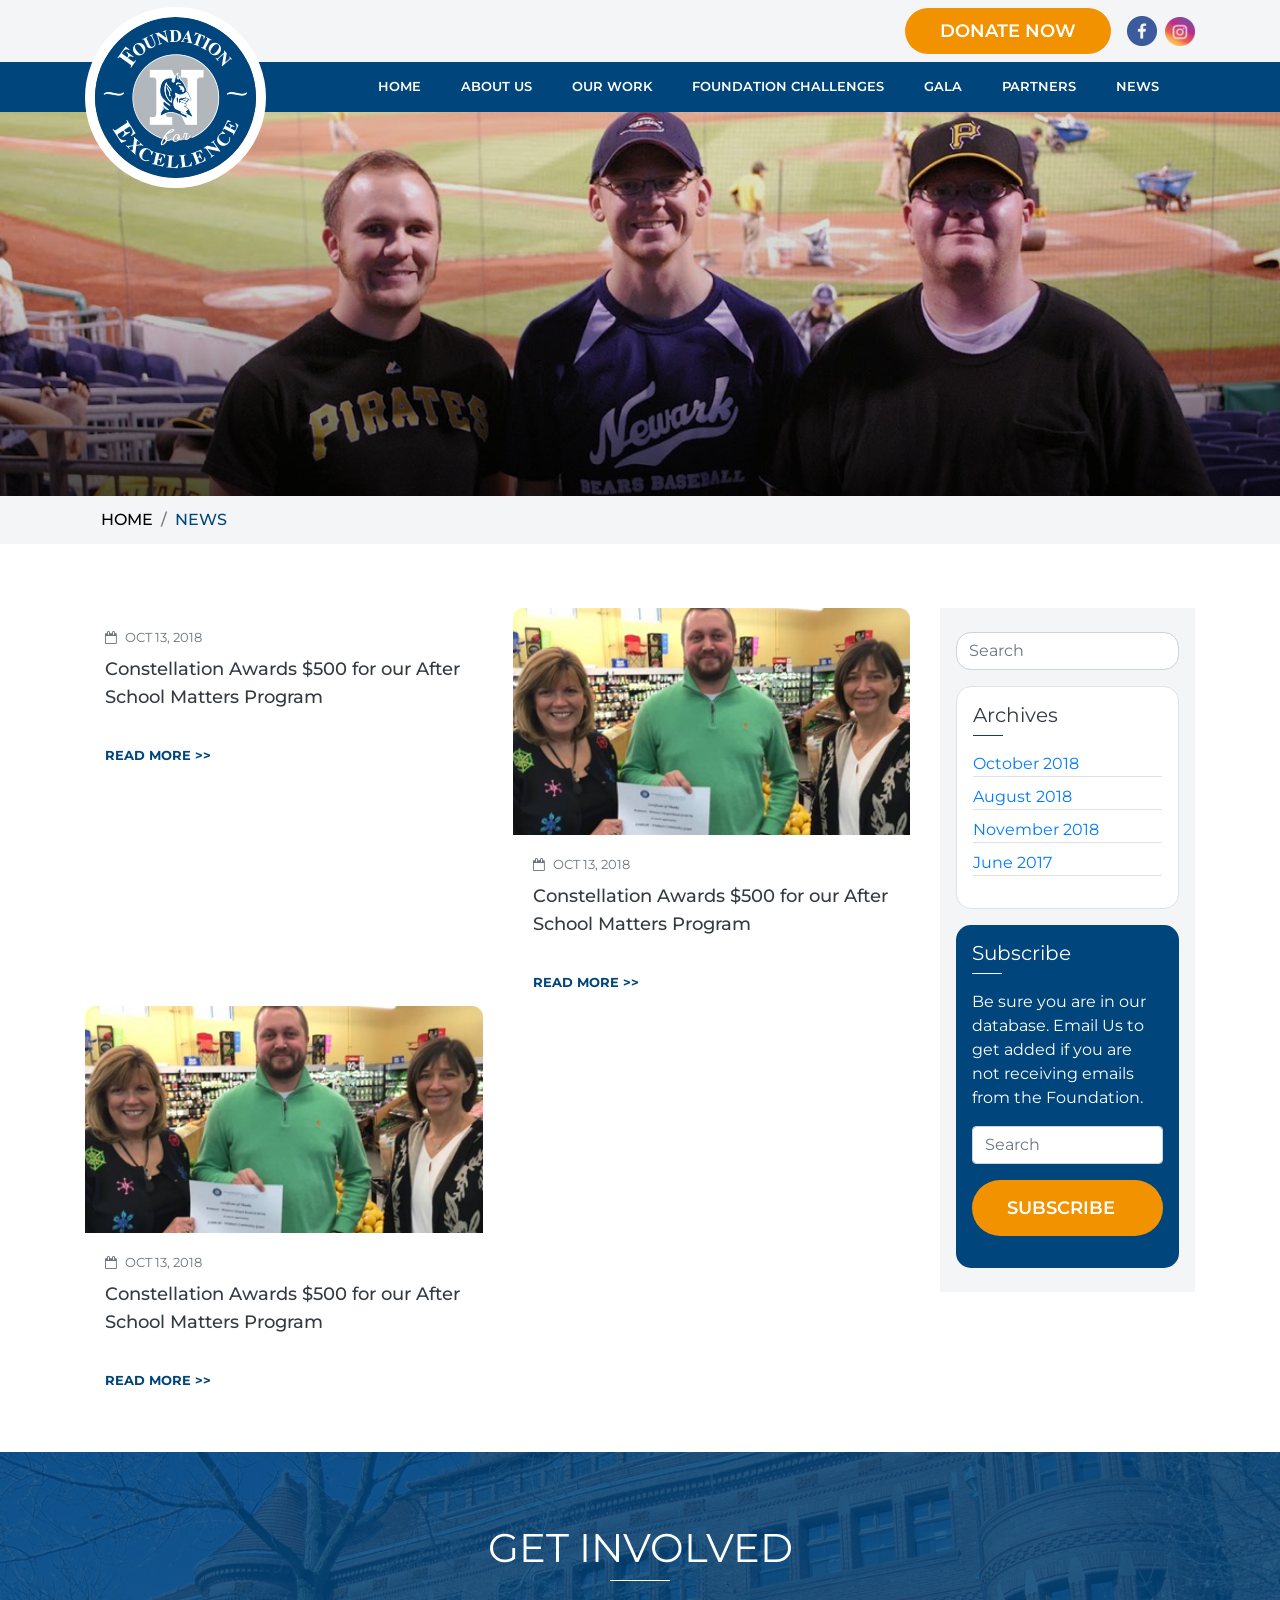
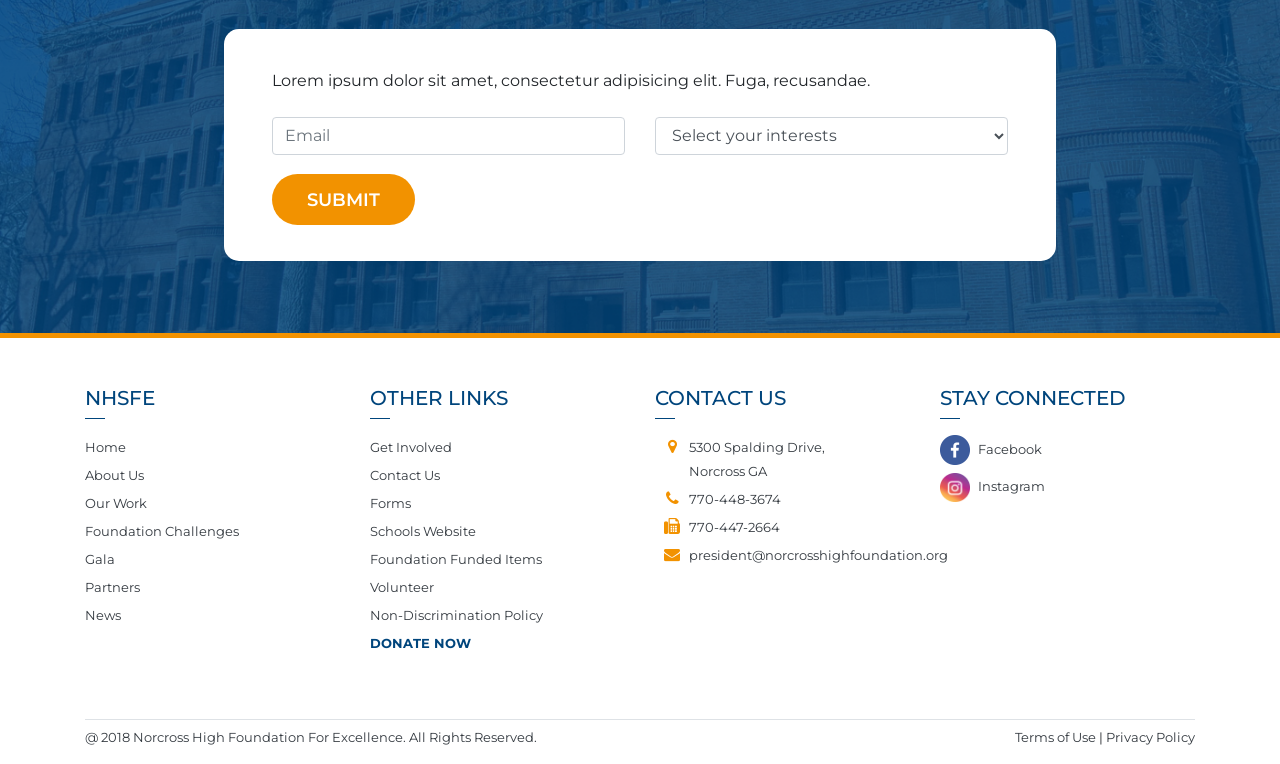
<file: news.html>
<!DOCTYPE html>
<html lang="en">

<head>
	<meta charset="UTF-8">
	<meta name="viewport" content="width=device-width, initial-scale=1.0">
	<meta http-equiv="X-UA-Compatible" content="ie=edge">
	<title>NHFS</title>

	<link rel="stylesheet" href="https://stackpath.bootstrapcdn.com/bootstrap/4.2.1/css/bootstrap.min.css" integrity="sha384-GJzZqFGwb1QTTN6wy59ffF1BuGJpLSa9DkKMp0DgiMDm4iYMj70gZWKYbI706tWS"
	 crossorigin="anonymous">
	<link rel="stylesheet" href="https://cdnjs.cloudflare.com/ajax/libs/font-awesome/4.7.0/css/font-awesome.css">
	<link rel="stylesheet" href="css/styles.css">

</head>

<body>

	<header class="navbar-main">
		<div class="bg-muted header-top">
			<div class="container py-2 d-flex justify-content-end align-items-center">
				<a href="#" class="text-white mr-3 custom-btn">DONATE NOW</a>
				<div class="">
					<img src="assets/icons/facebook.png" alt="" class="img-fluid social-icon mr-1">
					<img src="assets/icons/instagram.png" alt="" class="img-fluid social-icon">
				</div>
			</div>
		</div>
		<div class="bg-primary header-navigation">
			<button class="navbar-toggler border-0 ml-auto d-block d-md-none" type="button" data-toggle="collapse" data-target="#navbarSupportedContent"
			 aria-controls="navbarSupportedContent" aria-expanded="false" aria-label="Toggle navigation">
				<span class="text-white">MENU <i class="fa fa-bars" aria-hidden="true"></i></span>
			</button>
			<div class="container position-relative">
				<nav class="navbar navbar-expand-md py-0">
					<a class="navbar-brand m-0" href="index.html">
						<img src="assets/logo.png" alt="" class="img-fluid">
					</a>

					<div class="collapse navbar-collapse justify-content-end" id="navbarSupportedContent">
						<ul class="navbar-nav">
							<li class="nav-item active">
								<a class="nav-link border-0" href="index.html">HOME</a>
							</li>
							<li class="nav-item">
								<a class="nav-link border-0" href="about.html">ABOUT US</a>
							</li>
							<li class="nav-item">
								<a class="nav-link border-0" href="work.html">OUR WORK</a>
							</li>
							<li class="nav-item">
								<a class="nav-link border-0" href="challenges.html">FOUNDATION CHALLENGES</a>
							</li>
							<li class="nav-item">
								<a class="nav-link border-0" href="gala.html">GALA</a>
							</li>
							<li class="nav-item">
								<a class="nav-link border-0" href="partners.html">PARTNERS</a>
							</li>
							<li class="nav-item">
								<a class="nav-link border-0" href="news.html">NEWS</a>
							</li>
						</ul>
					</div>
				</nav>
			</div>
		</div>
	</header>

	<main>
		<img src="assets/banners/banner_news.png" alt="" class="img-fluid w-100 banner">

		<div class="bg-muted">
			<div class="container">
				<nav aria-label="breadcrumb">
					<ol class="breadcrumb bg-muted">
						<li class="breadcrumb-item"><a href="/">HOME</a></li>
						<li class="breadcrumb-item active" aria-current="page">NEWS</li>
					</ol>
				</nav>
			</div>
		</div>

		<div class="news-stories py-5">
			<div class="container">
				<div class="row">
					<div class="col-md-9">
						<div class="row">
							<div class="col-md-6">
								<div class="card pb-0 rounded border-0 bg-transparent">
									<div class="card-body bg-white">
										<span class="small text-muted d-block mb-2 date"><i class="fa fa-calendar-o mr-2" aria-hidden="true"></i>OCT
											13, 2018</span>
										<h5 class="card-title">
											<a href="" class="text-dark">Constellation Awards $500 for our After School Matters Program</a>
										</h5>
									</div>
									<div class="card-footer border-0 bg-white pt-0">
										<a href="" class="color-primary small font-weight-bold">READ MORE >></a>
									</div>
								</div>
							</div>
							<div class="col-md-6">
								<div class="card pb-0 rounded border-0 bg-transparent">
									<img src="assets/news/news_1.png" class="card-img-top" alt="">
									<div class="card-body bg-white">
										<span class="small text-muted d-block mb-2 date"><i class="fa fa-calendar-o mr-2" aria-hidden="true"></i>OCT
											13, 2018</span>
										<h5 class="card-title">
											<a href="" class="text-dark">Constellation Awards $500 for our After School Matters Program</a>
										</h5>
									</div>
									<div class="card-footer border-0 bg-white pt-0">
										<a href="" class="color-primary small font-weight-bold">READ MORE >></a>
									</div>
								</div>
							</div>
							<div class="col-md-6">
								<div class="card pb-0 rounded border-0 bg-transparent">
									<img src="assets/news/news_1.png" class="card-img-top" alt="">
									<div class="card-body bg-white">
										<span class="small text-muted d-block mb-2 date"><i class="fa fa-calendar-o mr-2" aria-hidden="true"></i>OCT
											13, 2018</span>
										<h5 class="card-title">
											<a href="" class="text-dark">Constellation Awards $500 for our After School Matters Program</a>
										</h5>
									</div>
									<div class="card-footer border-0 bg-white pt-0">
										<a href="" class="color-primary small font-weight-bold">READ MORE >></a>
									</div>
								</div>
							</div>
						</div>
					</div>
					<div class="col-md-3">
						<div class="bg-muted px-3 py-4">
							<form action="" class="mb-3">
								<div class="form-group">
									<input type="text" class="form-control rounded-15px" placeholder="Search">
								</div>
							</form>
							<div class="archives p-3 mb-3 bg-white border rounded-15px">
								<h5 class="text-left text-dark font-weight-normal underline-custom underline-primary underline-sm underline-left mb-3">Archives</h5>
								<ul class="list-unstyled">
									<li class="border-bottom mb-2"><a href="">October 2018</a></li>
									<li class="border-bottom mb-2"><a href="">August 2018</a></li>
									<li class="border-bottom mb-2"><a href="">November 2018</a></li>
									<li class="border-bottom mb-2"><a href="">June 2017</a></li>
								</ul>
							</div>
							<div class="subscribe p-3 bg-primary rounded-15px">
								<h5 class="text-left text-white font-weight-normal underline-custom underline-default underline-sm underline-left mb-3">Subscribe</h5>
								<p class="text-white">Be sure you are in our database. Email Us to get added if you are not receiving emails from the Foundation.</p>
								<form action="" class="mb-3">
									<div class="form-group">
										<input type="text" class="form-control" placeholder="Search">
									</div>
									<a href="#" class="text-white d-block custom-btn">SUBSCRIBE</a>
								</form>
							</div>
						</div>
					</div>
				</div>
			</div>
		</div>

		<div class="contact-form py-5">
			<div class="container my-4">
				<h3 class="h1 text-center text-white font-weight-normal underline-custom underline-default underline-sm underline-center">GET
					INVOLVED</h3>
				<div class="form-wrapper bg-white w-75 mx-auto mt-5 py-4 px-5">
					<p class="my-3">Lorem ipsum dolor sit amet, consectetur adipisicing elit. Fuga, recusandae.</p>
					<form action="index.html" class="my-4" method="POST">
						<div class="row">
							<div class="col-md-6">
								<div class="form-group">
									<input type="email" class="form-control" id="form-email" placeholder="Email">
								</div>
							</div>
							<div class="col-md-6">
								<div class="form-group">
									<select name="form-interests" id="" class="form-control">
										<option value="null" selected disabled>Select your interests</option>
										<option value="interest_1">Interest 1</option>
										<option value="interest_2">Interest 2</option>
									</select>
								</div>
							</div>
						</div>
						<div class="text-left mt-3">
							<a type="submit" class="text-white custom-btn">SUBMIT</a>
						</div>
					</form>
				</div>
			</div>
		</div>

	</main>

	<footer class="bg-white">
		<div class="container">
			<div class="row py-5">
				<div class="col-md-3">
					<h3 class="h5 color-primary underline-custom underline-primary underline-xs mb-3">NHSFE</h3>
					<ul class="list-unstyled">
						<li class="mb-1"><a href="" class="small text-dark">Home</a></li>
						<li class="mb-1"><a href="" class="small text-dark">About Us</a></li>
						<li class="mb-1"><a href="" class="small text-dark">Our Work</a></li>
						<li class="mb-1"><a href="" class="small text-dark">Foundation Challenges</a></li>
						<li class="mb-1"><a href="" class="small text-dark">Gala</a></li>
						<li class="mb-1"><a href="" class="small text-dark">Partners</a></li>
						<li class="mb-1"><a href="" class="small text-dark">News</a></li>
					</ul>
				</div>
				<div class="col-md-3">
					<h3 class="h5 color-primary underline-custom underline-primary underline-xs mb-3">OTHER LINKS</h3>
					<ul class="list-unstyled">
						<li class="mb-1"><a href="" class="small text-dark">Get Involved</a></li>
						<li class="mb-1"><a href="" class="small text-dark">Contact Us</a></li>
						<li class="mb-1"><a href="" class="small text-dark">Forms</a></li>
						<li class="mb-1"><a href="" class="small text-dark">Schools Website</a></li>
						<li class="mb-1"><a href="" class="small text-dark">Foundation Funded Items</a></li>
						<li class="mb-1"><a href="" class="small text-dark">Volunteer</a></li>
						<li class="mb-1"><a href="" class="small text-dark">Non-Discrimination Policy</a></li>
						<li class="mb-1"><a href="" class="small color-primary font-weight-bold">DONATE NOW</a></li>
					</ul>
				</div>
				<div class="col-md-3">
					<h3 class="h5 color-primary underline-custom underline-primary underline-xs mb-3">CONTACT US</h3>
					<ul class="fa-ul contact-us-links">
						<li class="mb-1"><i class="fa-li fa fa-map-marker"></i><a href="" class="small text-dark">5300 Spalding Drive,
								<br> Norcross GA</a></li>
						<li class="mb-1"><i class="fa-li fa fa-phone"></i><a href="" class="small text-dark">770-448-3674</a></li>
						<li class="mb-1"><i class="fa-li fa fa-fax"></i><a href="" class="small text-dark">770-447-2664</a></li>
						<li class="mb-1"><i class="fa-li fa fa-envelope"></i><a href="" class="small text-dark text-wrap">president@norcrosshighfoundation.org</a></li>
					</ul>
				</div>
				<div class="col-md-3">
					<h3 class="h5 color-primary underline-custom underline-primary underline-xs mb-3">STAY CONNECTED</h3>
					<ul class="list-unstyled">
						<li class="mb-2"><a href="" class="small text-dark"><img src="assets/facebook.png" alt="" class="social-icon d-inline mr-2">Facebook</a></li>
						<li class="mb-2"><a href="" class="small text-dark"><img src="assets/instagram.png" alt="" class="social-icon d-inline mr-2">Instagram</a></li>
					</ul>
				</div>
			</div>
			<div class="py-2 border-top d-sm-flex justify-content-between">
				<span class="small text-dark d-block mb-2">@ 2018 Norcross High Foundation For Excellence. All Rights Reserved.</span>
				<span class="small d-block mb-2"><a class="text-dark" href="">Terms of Use</a> | <a class="text-dark" href="">Privacy
						Policy</a></span>
			</div>
		</div>
	</footer>

	<script src="https://cdnjs.cloudflare.com/ajax/libs/jquery/3.3.1/jquery.min.js"></script>
	<script src="https://cdnjs.cloudflare.com/ajax/libs/popper.js/1.14.6/umd/popper.min.js" integrity="sha384-wHAiFfRlMFy6i5SRaxvfOCifBUQy1xHdJ/yoi7FRNXMRBu5WHdZYu1hA6ZOblgut"
	 crossorigin="anonymous"></script>
	<script src="https://stackpath.bootstrapcdn.com/bootstrap/4.2.1/js/bootstrap.min.js" integrity="sha384-B0UglyR+jN6CkvvICOB2joaf5I4l3gm9GU6Hc1og6Ls7i6U/mkkaduKaBhlAXv9k"
	 crossorigin="anonymous"></script>
	<script src="js/main.js"></script>
</body>

</html>
</file>
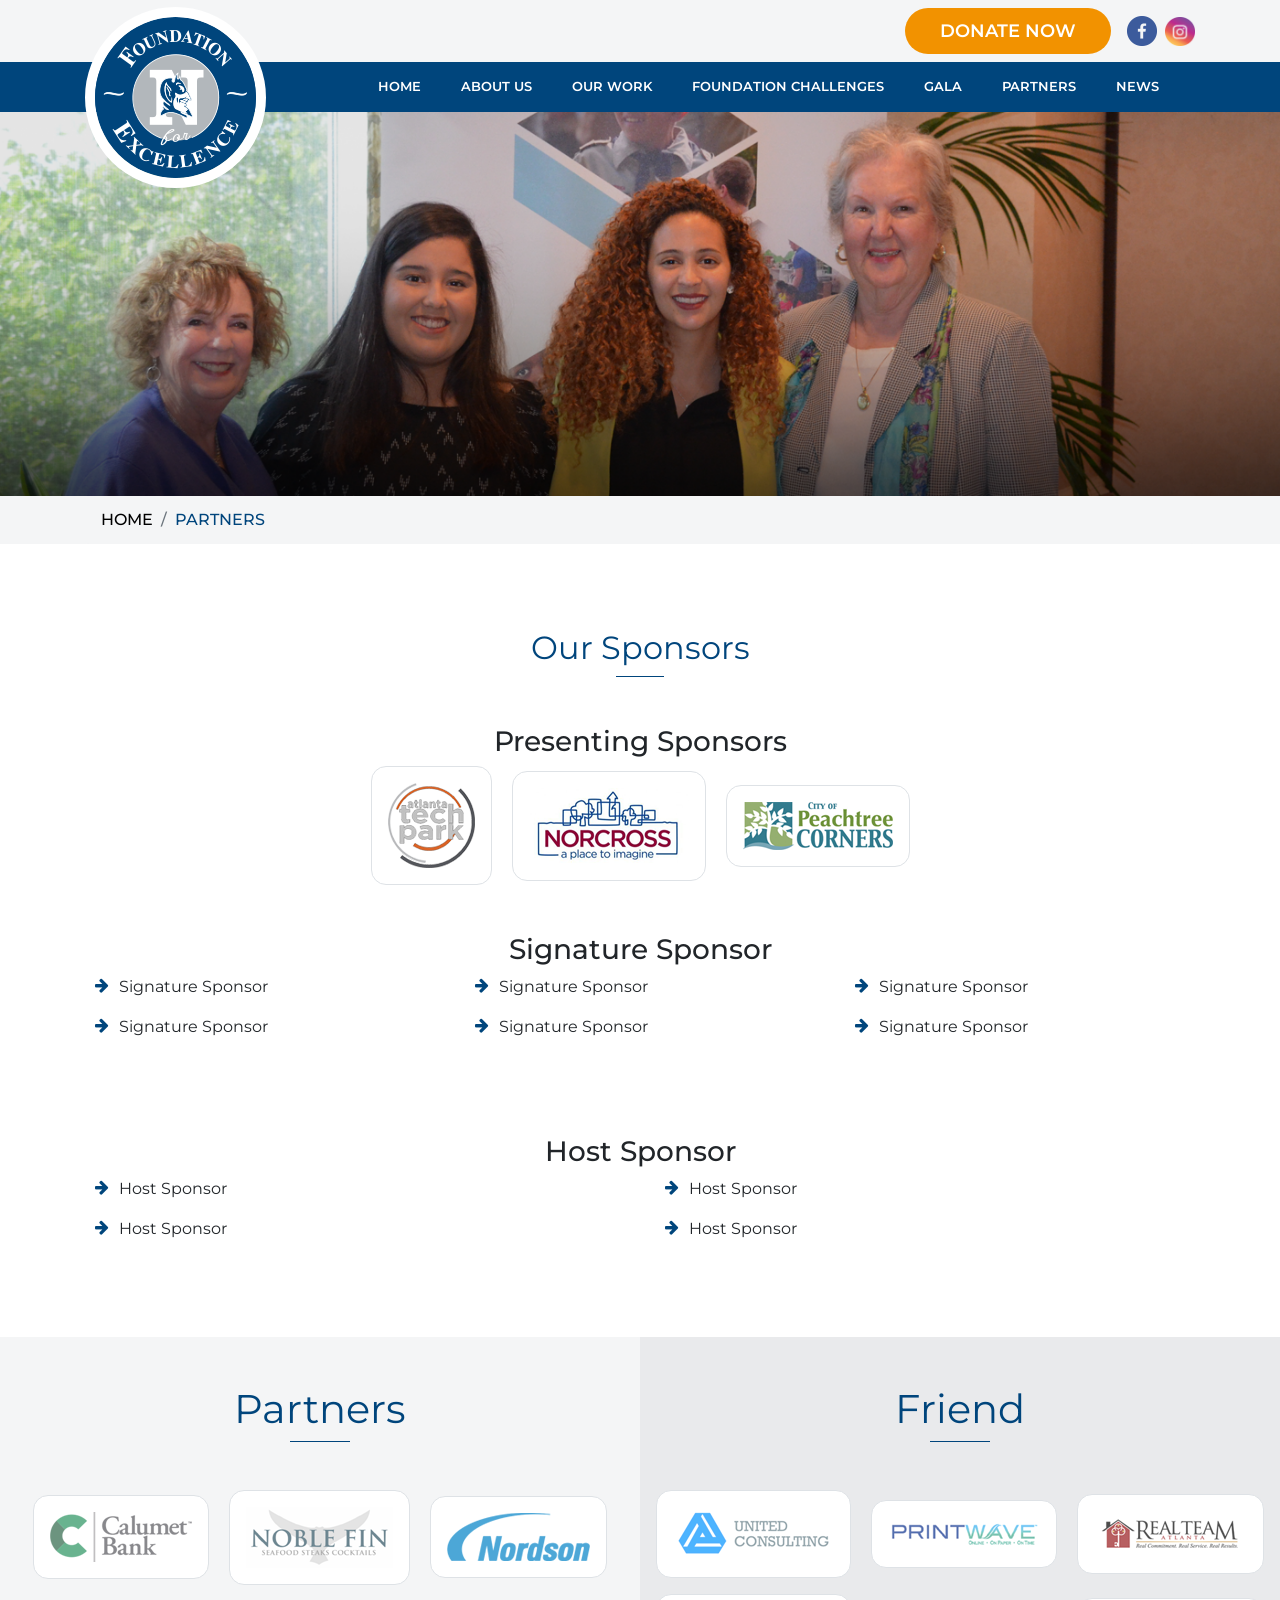
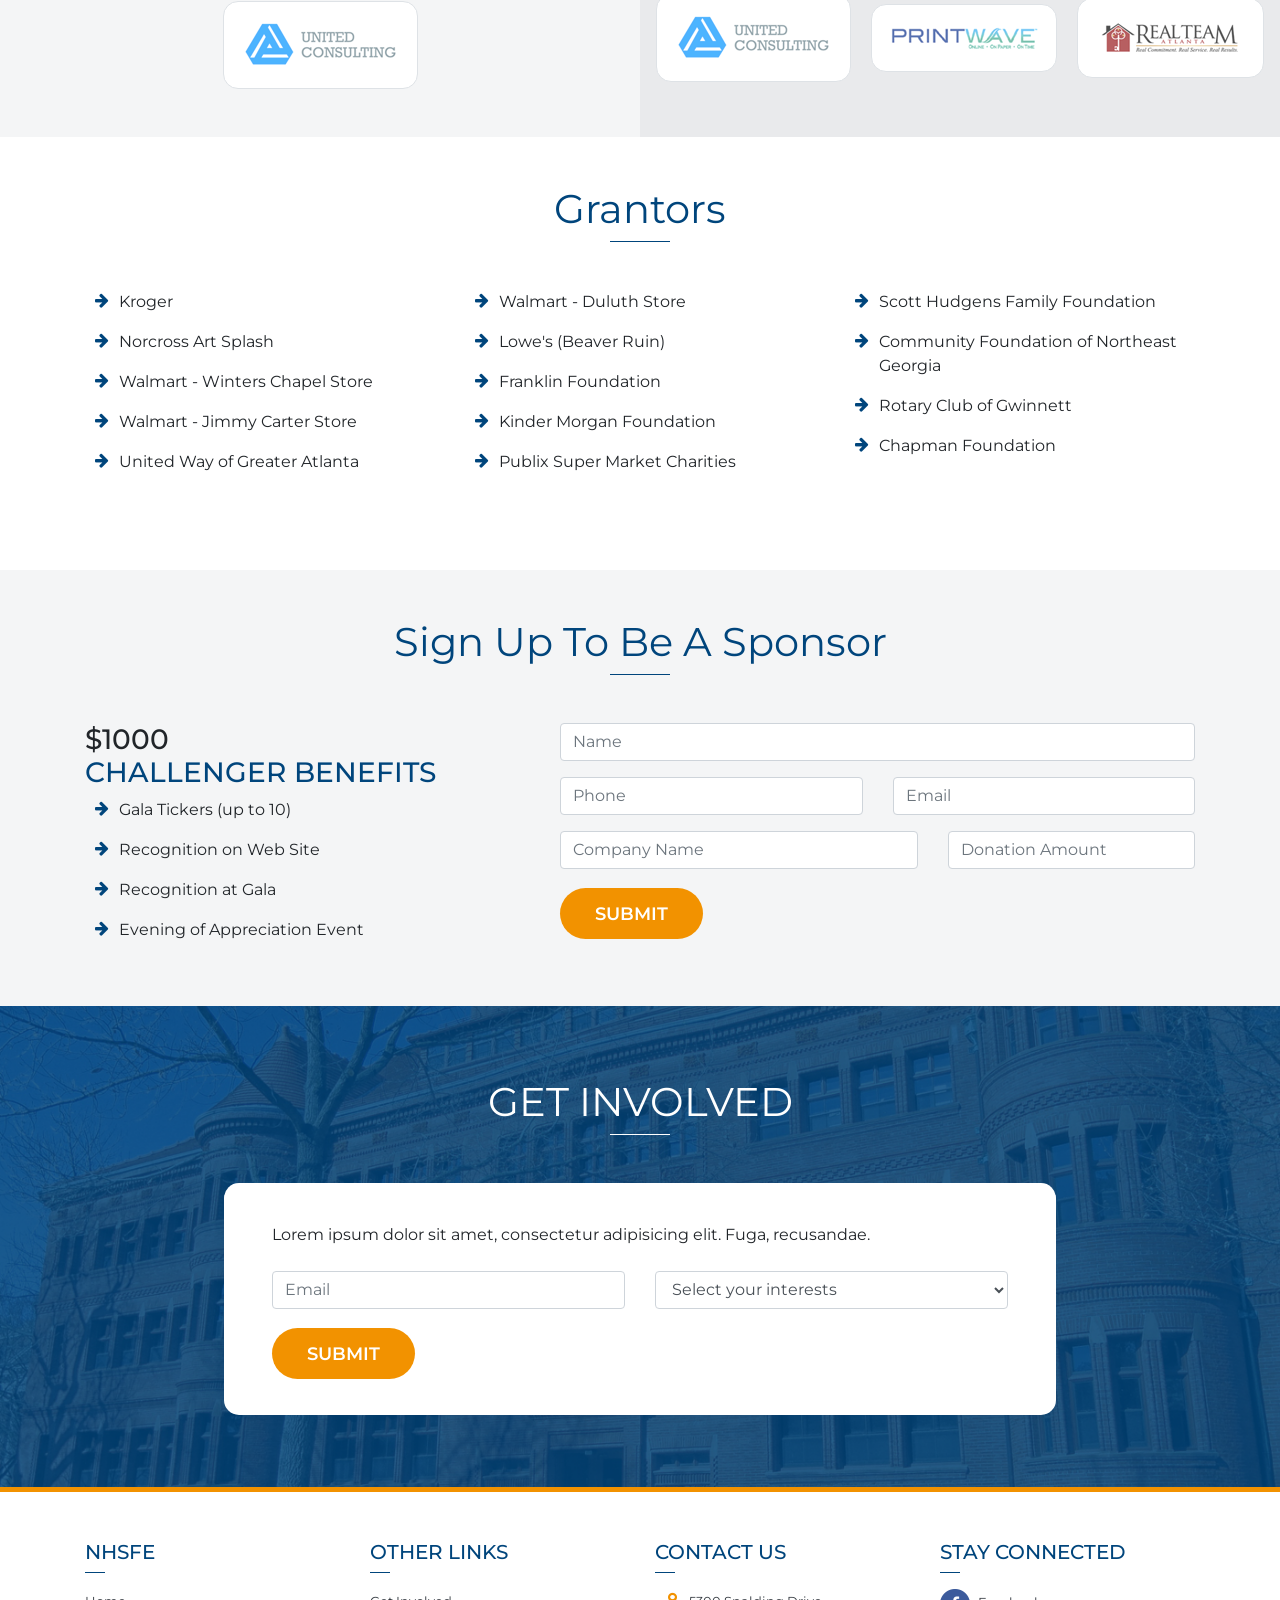
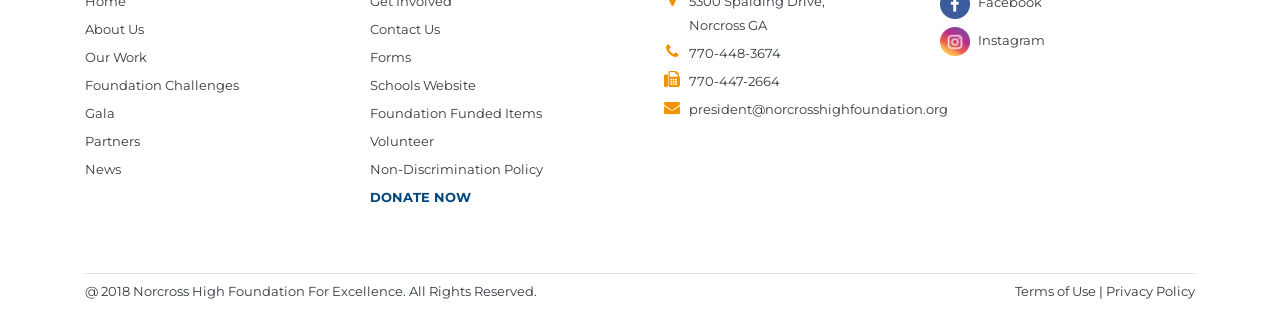
<file: partners.html>
<!DOCTYPE html>
<html lang="en">

<head>
	<meta charset="UTF-8">
	<meta name="viewport" content="width=device-width, initial-scale=1.0">
	<meta http-equiv="X-UA-Compatible" content="ie=edge">
	<title>NHFS</title>

	<link rel="stylesheet" href="https://stackpath.bootstrapcdn.com/bootstrap/4.2.1/css/bootstrap.min.css" integrity="sha384-GJzZqFGwb1QTTN6wy59ffF1BuGJpLSa9DkKMp0DgiMDm4iYMj70gZWKYbI706tWS"
	 crossorigin="anonymous">
	<link rel="stylesheet" href="https://cdnjs.cloudflare.com/ajax/libs/font-awesome/4.7.0/css/font-awesome.css">
	<link rel="stylesheet" href="css/styles.css">

</head>

<body>

	<header class="navbar-main">
		<div class="bg-muted header-top">
			<div class="container py-2 d-flex justify-content-end align-items-center">
				<a href="#" class="text-white mr-3 custom-btn">DONATE NOW</a>
				<div class="">
					<img src="assets/icons/facebook.png" alt="" class="img-fluid social-icon mr-1">
					<img src="assets/icons/instagram.png" alt="" class="img-fluid social-icon">
				</div>
			</div>
		</div>
		<div class="bg-primary header-navigation">
			<button class="navbar-toggler border-0 ml-auto d-block d-md-none" type="button" data-toggle="collapse" data-target="#navbarSupportedContent"
			 aria-controls="navbarSupportedContent" aria-expanded="false" aria-label="Toggle navigation">
				<span class="text-white">MENU <i class="fa fa-bars" aria-hidden="true"></i></span>
			</button>
			<div class="container position-relative">
				<nav class="navbar navbar-expand-md py-0">
					<a class="navbar-brand m-0" href="index.html">
						<img src="assets/logo.png" alt="" class="img-fluid">
					</a>

					<div class="collapse navbar-collapse justify-content-end" id="navbarSupportedContent">
						<ul class="navbar-nav">
							<li class="nav-item active">
								<a class="nav-link border-0" href="index.html">HOME</a>
							</li>
							<li class="nav-item">
								<a class="nav-link border-0" href="about.html">ABOUT US</a>
							</li>
							<li class="nav-item">
								<a class="nav-link border-0" href="work.html">OUR WORK</a>
							</li>
							<li class="nav-item">
								<a class="nav-link border-0" href="challenges.html">FOUNDATION CHALLENGES</a>
							</li>
							<li class="nav-item">
								<a class="nav-link border-0" href="gala.html">GALA</a>
							</li>
							<li class="nav-item">
								<a class="nav-link border-0" href="partners.html">PARTNERS</a>
							</li>
							<li class="nav-item">
								<a class="nav-link border-0" href="news.html">NEWS</a>
							</li>
						</ul>
					</div>
				</nav>
			</div>
		</div>
	</header>

	<main>
		<img src="assets/banners/banner_partners.png" alt="" class="img-fluid w-100 banner">

		<div class="bg-muted">
			<div class="container">
				<nav aria-label="breadcrumb">
					<ol class="breadcrumb bg-muted">
						<li class="breadcrumb-item"><a href="/">HOME</a></li>
						<li class="breadcrumb-item active" aria-current="page">PARTNERS</li>
					</ol>
				</nav>
			</div>
		</div>

		<div class="our-sponsors py-5">
			<div class="container">
				<h1 class="text-center color-primary font-weight-normal underline-custom underline-primary underline-sm underline-center mb-5">Our
					Sponsors</h1>

				<h3 class="text-center">Presenting Sponsors</h3>
				<div class="text-center mb-5">
					<img src="assets/sponsors/sponsor_10.png" alt="" class="img-fluid rounded-15px mx-2 img-thumbnail p-3">
					<img src="assets/sponsors/sponsor_11.png" alt="" class="img-fluid rounded-15px mx-2 img-thumbnail p-3">
					<img src="assets/sponsors/sponsor_12.png" alt="" class="img-fluid rounded-15px mx-2 img-thumbnail p-3">
				</div>

				<h3 class="text-center">Signature Sponsor</h3>
				<div class="row mb-5">
					<div class="col-sm-4">
						<ul class="fa-ul mb-5">
							<li class="mb-3"><i class="fa-li fa fa-arrow-right color-primary"></i>Signature Sponsor</li>
							<li class="mb-3"><i class="fa-li fa fa-arrow-right color-primary"></i>Signature Sponsor</li>
						</ul>
					</div>
					<div class="col-sm-4">
						<ul class="fa-ul mb-5">
							<li class="mb-3"><i class="fa-li fa fa-arrow-right color-primary"></i>Signature Sponsor</li>
							<li class="mb-3"><i class="fa-li fa fa-arrow-right color-primary"></i>Signature Sponsor</li>
						</ul>
					</div>
					<div class="col-sm-4">
						<ul class="fa-ul mb-5">
							<li class="mb-3"><i class="fa-li fa fa-arrow-right color-primary"></i>Signature Sponsor</li>
							<li class="mb-3"><i class="fa-li fa fa-arrow-right color-primary"></i>Signature Sponsor</li>
						</ul>
					</div>
				</div>

				<h3 class="text-center">Host Sponsor</h3>
				<div class="row">
					<div class="col-sm-6">
						<ul class="fa-ul mb-5">
							<li class="mb-3"><i class="fa-li fa fa-arrow-right color-primary"></i>Host Sponsor</li>
							<li class="mb-3"><i class="fa-li fa fa-arrow-right color-primary"></i>Host Sponsor</li>
						</ul>
					</div>
					<div class="col-sm-6">
						<ul class="fa-ul mb-5">
							<li class="mb-3"><i class="fa-li fa fa-arrow-right color-primary"></i>Host Sponsor</li>
							<li class="mb-3"><i class="fa-li fa fa-arrow-right color-primary"></i>Host Sponsor</li>
						</ul>
					</div>
				</div>
			</div>
		</div>

		<div class="container-fluid">
			<div class="row">
				<div class="col-md-6 p-0 bg-muted py-5">
					<h3 class="h1 text-center color-primary font-weight-normal underline-custom underline-primary underline-sm underline-center mb-5">Partners</h3>

					<div class="text-center mb-3">
						<img src="assets/sponsors/sponsor_1.png" alt="" class="img-fluid rounded-15px mx-2 img-thumbnail p-3">
						<img src="assets/sponsors/sponsor_2.png" alt="" class="img-fluid rounded-15px mx-2 img-thumbnail p-3">
						<img src="assets/sponsors/sponsor_3.png" alt="" class="img-fluid rounded-15px mx-2 img-thumbnail p-3">
					</div>
					<div class="text-center">
						<img src="assets/sponsors/sponsor_4.png" alt="" class="img-fluid rounded-15px mx-2 img-thumbnail p-3">
					</div>
				</div>
				<div class="col-md-6 p-0 bg-gray py-5">
					<h3 class="h1 text-center color-primary font-weight-normal underline-custom underline-primary underline-sm underline-center mb-5">Friend</h3>
					<div class="text-center mb-3">
						<img src="assets/sponsors/sponsor_4.png" alt="" class="img-fluid rounded-15px mx-2 img-thumbnail p-3">
						<img src="assets/sponsors/sponsor_5.png" alt="" class="img-fluid rounded-15px mx-2 img-thumbnail p-3">
						<img src="assets/sponsors/sponsor_6.png" alt="" class="img-fluid rounded-15px mx-2 img-thumbnail p-3">
					</div>
					<div class="text-center">
						<img src="assets/sponsors/sponsor_4.png" alt="" class="img-fluid rounded-15px mx-2 img-thumbnail p-3">
						<img src="assets/sponsors/sponsor_5.png" alt="" class="img-fluid rounded-15px mx-2 img-thumbnail p-3">
						<img src="assets/sponsors/sponsor_6.png" alt="" class="img-fluid rounded-15px mx-2 img-thumbnail p-3">
					</div>
				</div>
			</div>
		</div>

		<div class="grantors py-5">
			<h3 class="h1 text-center color-primary font-weight-normal underline-custom underline-primary underline-sm underline-center mb-5">Grantors</h3>
			<div class="container">
				<div class="row">
					<div class="col-md-4">
						<ul class="fa-ul mb-5">
							<li class="mb-3"><i class="fa-li fa fa-arrow-right color-primary"></i>Kroger</li>
							<li class="mb-3"><i class="fa-li fa fa-arrow-right color-primary"></i>Norcross Art Splash</li>
							<li class="mb-3"><i class="fa-li fa fa-arrow-right color-primary"></i>Walmart - Winters Chapel Store</li>
							<li class="mb-3"><i class="fa-li fa fa-arrow-right color-primary"></i>Walmart - Jimmy Carter Store</li>
							<li class="mb-3"><i class="fa-li fa fa-arrow-right color-primary"></i>United Way of Greater Atlanta</li>
						</ul>
					</div>
					<div class="col-md-4">
						<ul class="fa-ul mb-5">
							<li class="mb-3"><i class="fa-li fa fa-arrow-right color-primary"></i>Walmart - Duluth Store</li>
							<li class="mb-3"><i class="fa-li fa fa-arrow-right color-primary"></i>Lowe's (Beaver Ruin)</li>
							<li class="mb-3"><i class="fa-li fa fa-arrow-right color-primary"></i>Franklin Foundation</li>
							<li class="mb-3"><i class="fa-li fa fa-arrow-right color-primary"></i>Kinder Morgan Foundation</li>
							<li class="mb-3"><i class="fa-li fa fa-arrow-right color-primary"></i>Publix Super Market Charities</li>
						</ul>
					</div>
					<div class="col-md-4">
						<ul class="fa-ul mb-5">
							<li class="mb-3"><i class="fa-li fa fa-arrow-right color-primary"></i>Scott Hudgens Family Foundation</li>
							<li class="mb-3"><i class="fa-li fa fa-arrow-right color-primary"></i>Community Foundation of Northeast
								Georgia</li>
							<li class="mb-3"><i class="fa-li fa fa-arrow-right color-primary"></i>Rotary Club of Gwinnett</li>
							<li class="mb-3"><i class="fa-li fa fa-arrow-right color-primary"></i>Chapman Foundation</li>
						</ul>
					</div>
				</div>
			</div>
		</div>

		<div class="signup-sponsor py-5 bg-muted">
			<div class="container">
				<h3 class="h1 text-center color-primary font-weight-normal underline-custom underline-primary underline-sm underline-center mb-5">Sign
					Up To Be A Sponsor</h3>
				<div class="row">
					<div class="col-md-5">
						<h3>$1000 <br> <span class="color-primary">CHALLENGER BENEFITS</span></h3>
						<ul class="fa-ul">
							<li class="mb-3"><i class="fa-li fa fa-arrow-right color-primary"></i>Gala Tickers (up to 10)</li>
							<li class="mb-3"><i class="fa-li fa fa-arrow-right color-primary"></i>Recognition on Web Site</li>
							<li class="mb-3"><i class="fa-li fa fa-arrow-right color-primary"></i>Recognition at Gala</li>
							<li class="mb-3"><i class="fa-li fa fa-arrow-right color-primary"></i>Evening of Appreciation Event</li>
						</ul>
					</div>
					<div class="col-md-7">
						<form action="">
							<div class="row">
								<div class="col-md-12">
									<div class="form-group">
										<input type="text" class="form-control" placeholder="Name">
									</div>
								</div>
								<div class="col-md-6">
									<div class="form-group">
										<input type="phone" class="form-control" placeholder="Phone">
									</div>
								</div>
								<div class="col-md-6">
									<div class="form-group">
										<input type="email" class="form-control" placeholder="Email">
									</div>
								</div>
								<div class="col-md-7">
									<div class="form-group">
										<input type="text" class="form-control" placeholder="Company Name">
									</div>
								</div>
								<div class="col-md-5">
									<div class="form-group">
										<input type="number" class="form-control" placeholder="Donation Amount">
									</div>
								</div>
							</div>
							<div class="text-left mt-3">
								<a class="text-white custom-btn">SUBMIT</a>
							</div>
						</form>
					</div>
				</div>
			</div>
		</div>

		<div class="contact-form py-5">
			<div class="container my-4">
				<h3 class="h1 text-center text-white font-weight-normal underline-custom underline-default underline-sm underline-center">GET
					INVOLVED</h3>
				<div class="form-wrapper bg-white w-75 mx-auto mt-5 py-4 px-5">
					<p class="my-3">Lorem ipsum dolor sit amet, consectetur adipisicing elit. Fuga, recusandae.</p>
					<form action="index.html" class="my-4" method="POST">
						<div class="row">
							<div class="col-md-6">
								<div class="form-group">
									<input type="email" class="form-control" id="form-email" placeholder="Email">
								</div>
							</div>
							<div class="col-md-6">
								<div class="form-group">
									<select name="form-interests" id="" class="form-control">
										<option value="null" selected disabled>Select your interests</option>
										<option value="interest_1">Interest 1</option>
										<option value="interest_2">Interest 2</option>
									</select>
								</div>
							</div>
						</div>
						<div class="text-left mt-3">
							<a type="submit" class="text-white custom-btn">SUBMIT</a>
						</div>
					</form>
				</div>
			</div>
		</div>

	</main>

	<footer class="bg-white">
		<div class="container">
			<div class="row py-5">
				<div class="col-md-3">
					<h3 class="h5 color-primary underline-custom underline-primary underline-xs mb-3">NHSFE</h3>
					<ul class="list-unstyled">
						<li class="mb-1"><a href="" class="small text-dark">Home</a></li>
						<li class="mb-1"><a href="" class="small text-dark">About Us</a></li>
						<li class="mb-1"><a href="" class="small text-dark">Our Work</a></li>
						<li class="mb-1"><a href="" class="small text-dark">Foundation Challenges</a></li>
						<li class="mb-1"><a href="" class="small text-dark">Gala</a></li>
						<li class="mb-1"><a href="" class="small text-dark">Partners</a></li>
						<li class="mb-1"><a href="" class="small text-dark">News</a></li>
					</ul>
				</div>
				<div class="col-md-3">
					<h3 class="h5 color-primary underline-custom underline-primary underline-xs mb-3">OTHER LINKS</h3>
					<ul class="list-unstyled">
						<li class="mb-1"><a href="" class="small text-dark">Get Involved</a></li>
						<li class="mb-1"><a href="" class="small text-dark">Contact Us</a></li>
						<li class="mb-1"><a href="" class="small text-dark">Forms</a></li>
						<li class="mb-1"><a href="" class="small text-dark">Schools Website</a></li>
						<li class="mb-1"><a href="" class="small text-dark">Foundation Funded Items</a></li>
						<li class="mb-1"><a href="" class="small text-dark">Volunteer</a></li>
						<li class="mb-1"><a href="" class="small text-dark">Non-Discrimination Policy</a></li>
						<li class="mb-1"><a href="" class="small color-primary font-weight-bold">DONATE NOW</a></li>
					</ul>
				</div>
				<div class="col-md-3">
					<h3 class="h5 color-primary underline-custom underline-primary underline-xs mb-3">CONTACT US</h3>
					<ul class="fa-ul contact-us-links">
						<li class="mb-1"><i class="fa-li fa fa-map-marker"></i><a href="" class="small text-dark">5300 Spalding Drive,
								<br> Norcross GA</a></li>
						<li class="mb-1"><i class="fa-li fa fa-phone"></i><a href="" class="small text-dark">770-448-3674</a></li>
						<li class="mb-1"><i class="fa-li fa fa-fax"></i><a href="" class="small text-dark">770-447-2664</a></li>
						<li class="mb-1"><i class="fa-li fa fa-envelope"></i><a href="" class="small text-dark text-wrap">president@norcrosshighfoundation.org</a></li>
					</ul>
				</div>
				<div class="col-md-3">
					<h3 class="h5 color-primary underline-custom underline-primary underline-xs mb-3">STAY CONNECTED</h3>
					<ul class="list-unstyled">
						<li class="mb-2"><a href="" class="small text-dark"><img src="assets/facebook.png" alt="" class="social-icon d-inline mr-2">Facebook</a></li>
						<li class="mb-2"><a href="" class="small text-dark"><img src="assets/instagram.png" alt="" class="social-icon d-inline mr-2">Instagram</a></li>
					</ul>
				</div>
			</div>
			<div class="py-2 border-top d-sm-flex justify-content-between">
				<span class="small text-dark d-block mb-2">@ 2018 Norcross High Foundation For Excellence. All Rights Reserved.</span>
				<span class="small d-block mb-2"><a class="text-dark" href="">Terms of Use</a> | <a class="text-dark" href="">Privacy
						Policy</a></span>
			</div>
		</div>
	</footer>

	<script src="https://cdnjs.cloudflare.com/ajax/libs/jquery/3.3.1/jquery.min.js"></script>
	<script src="https://cdnjs.cloudflare.com/ajax/libs/popper.js/1.14.6/umd/popper.min.js" integrity="sha384-wHAiFfRlMFy6i5SRaxvfOCifBUQy1xHdJ/yoi7FRNXMRBu5WHdZYu1hA6ZOblgut"
	 crossorigin="anonymous"></script>
	<script src="https://stackpath.bootstrapcdn.com/bootstrap/4.2.1/js/bootstrap.min.js" integrity="sha384-B0UglyR+jN6CkvvICOB2joaf5I4l3gm9GU6Hc1og6Ls7i6U/mkkaduKaBhlAXv9k"
	 crossorigin="anonymous"></script>
	<script src="js/main.js"></script>
</body>

</html>
</file>
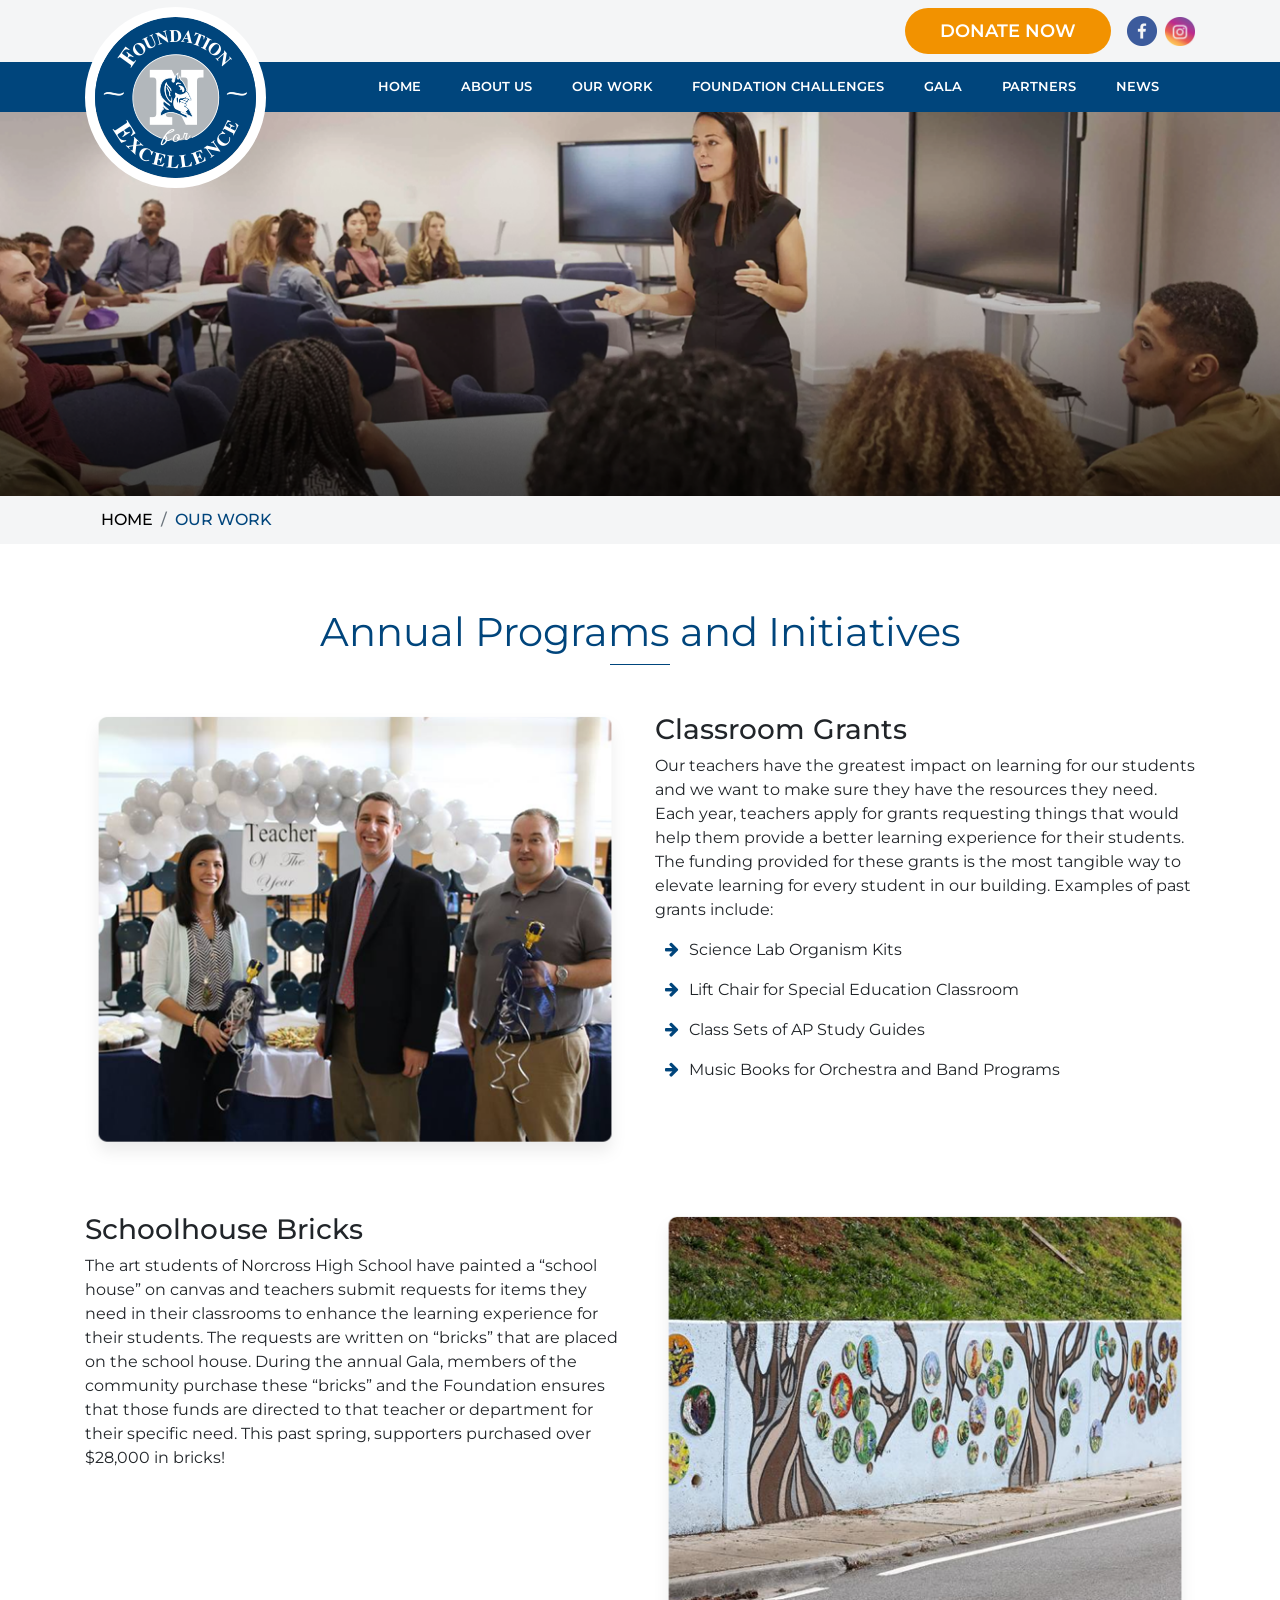
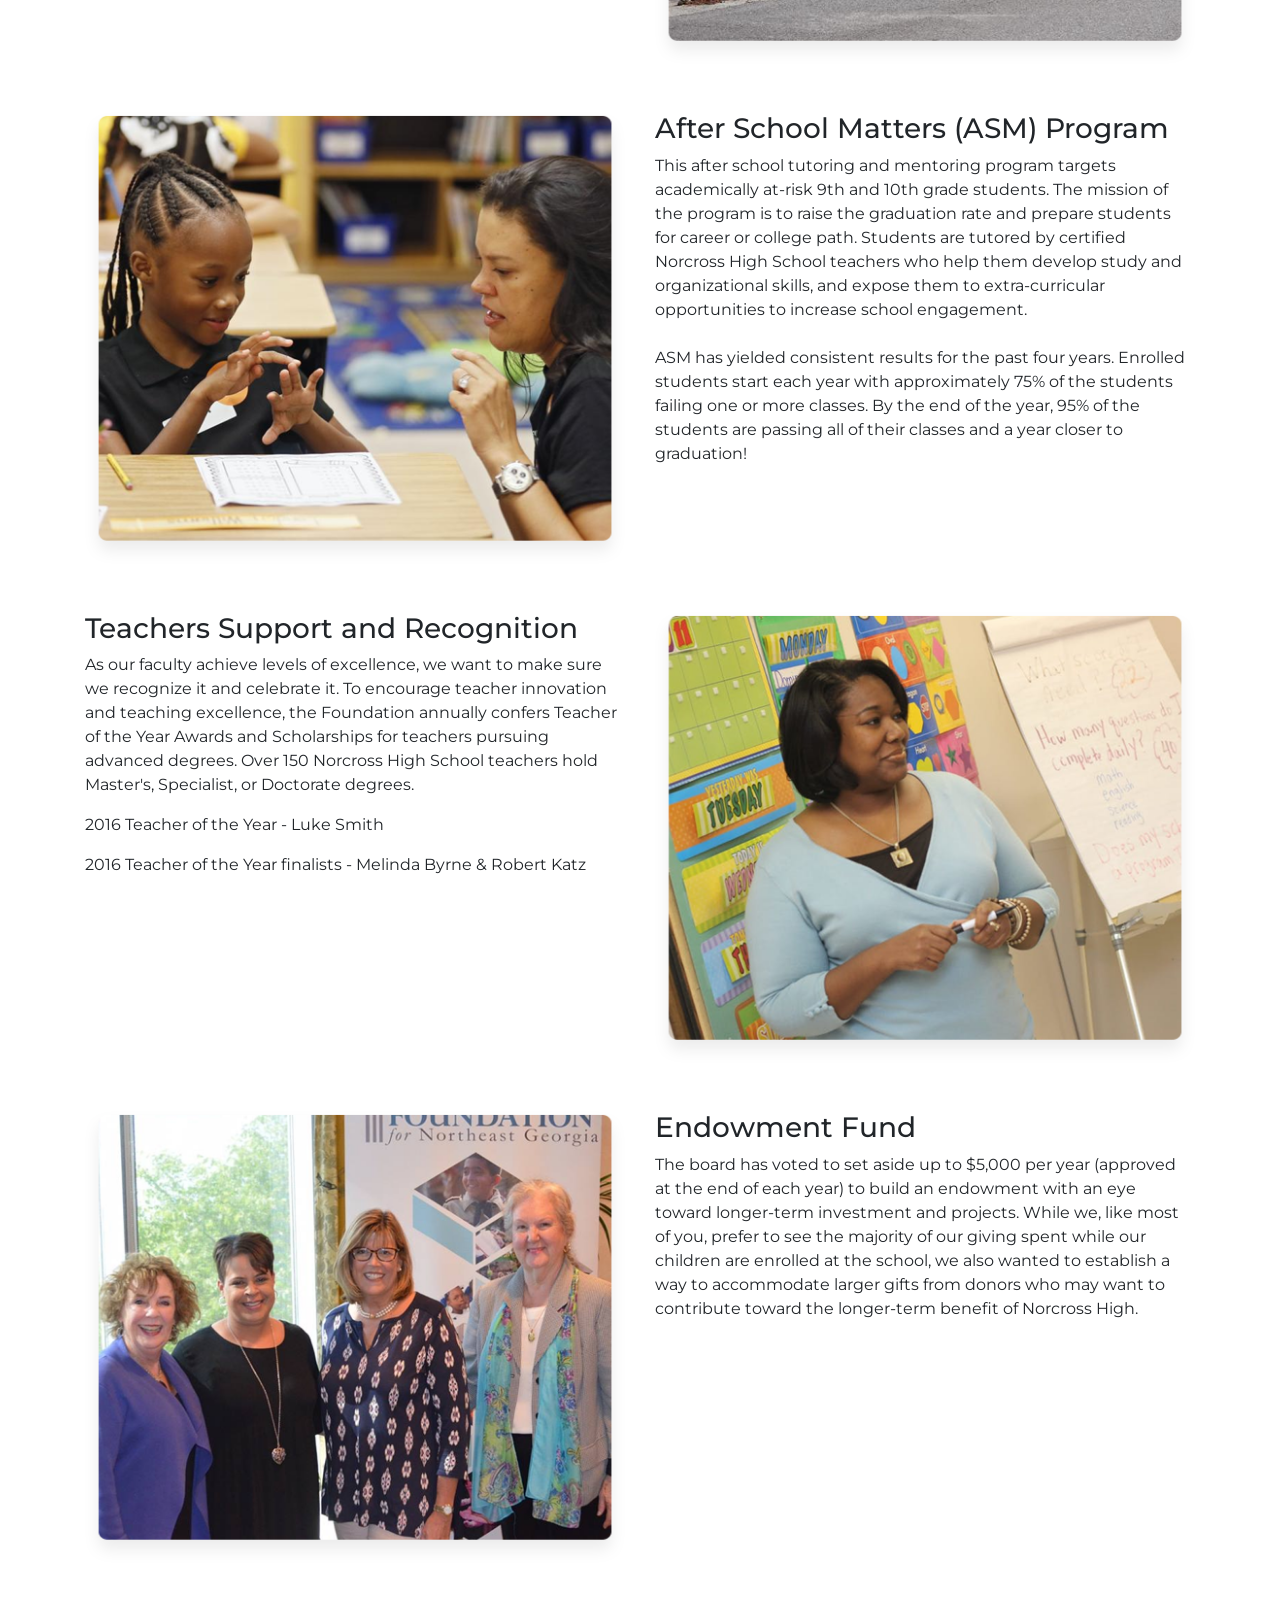
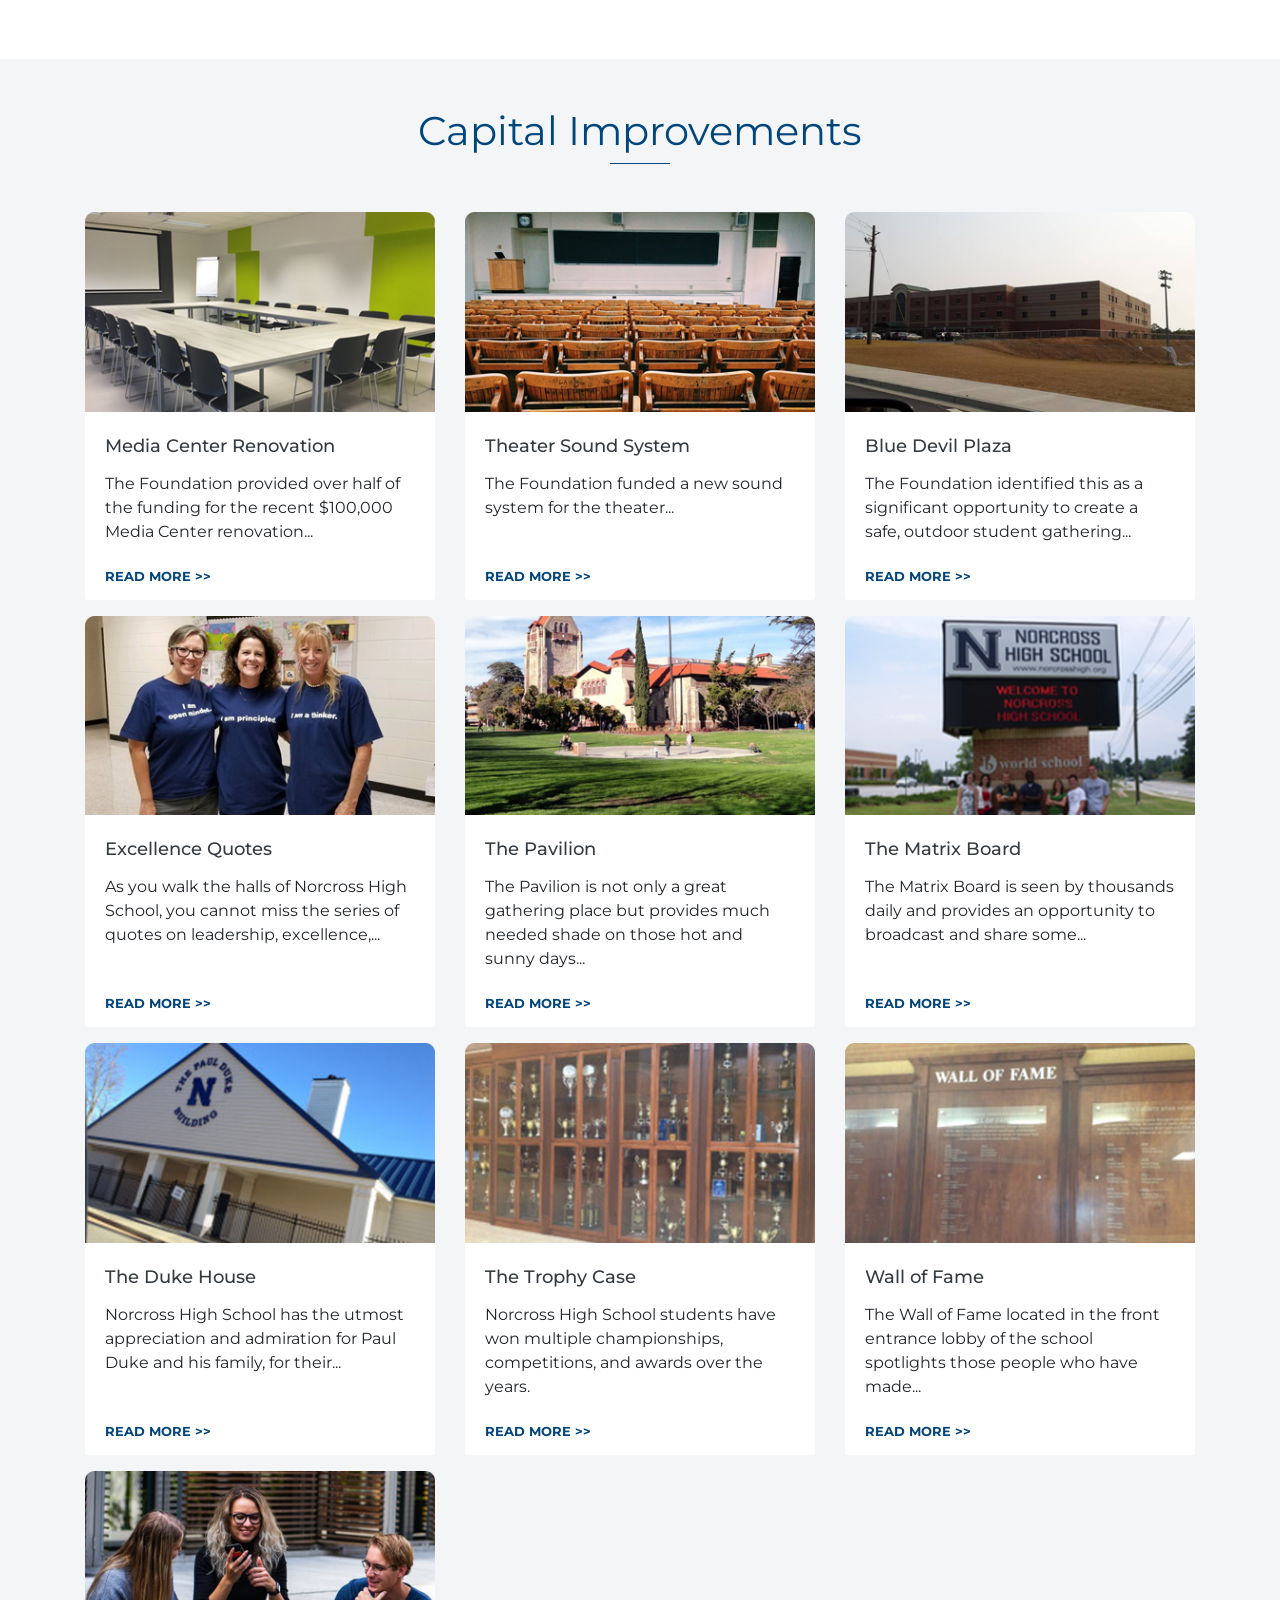
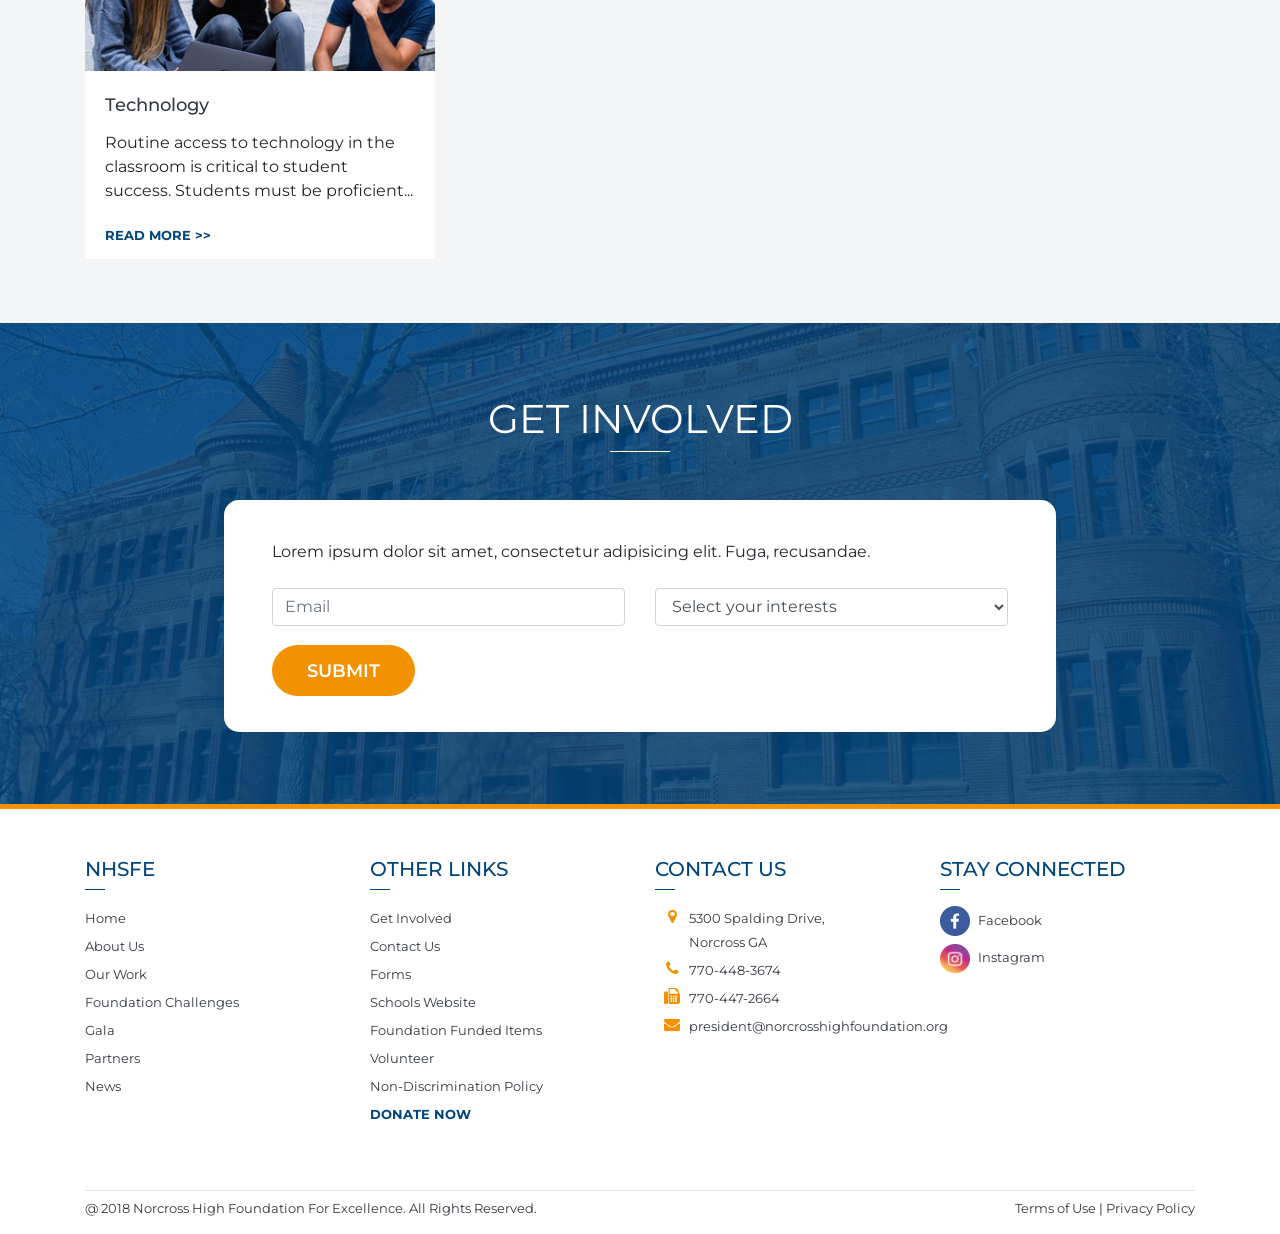
<file: work.html>
<!DOCTYPE html>
<html lang="en">

<head>
	<meta charset="UTF-8">
	<meta name="viewport" content="width=device-width, initial-scale=1.0">
	<meta http-equiv="X-UA-Compatible" content="ie=edge">
	<title>NHFS</title>

	<link rel="stylesheet" href="https://stackpath.bootstrapcdn.com/bootstrap/4.2.1/css/bootstrap.min.css" integrity="sha384-GJzZqFGwb1QTTN6wy59ffF1BuGJpLSa9DkKMp0DgiMDm4iYMj70gZWKYbI706tWS"
	 crossorigin="anonymous">
	<link rel="stylesheet" href="https://cdnjs.cloudflare.com/ajax/libs/font-awesome/4.7.0/css/font-awesome.css">
	<link rel="stylesheet" href="css/styles.css">

</head>

<body>

	<header class="navbar-main">
		<div class="bg-muted header-top">
			<div class="container py-2 d-flex justify-content-end align-items-center">
				<a href="#" class="text-white mr-3 custom-btn">DONATE NOW</a>
				<div class="">
					<img src="assets/icons/facebook.png" alt="" class="img-fluid social-icon mr-1">
					<img src="assets/icons/instagram.png" alt="" class="img-fluid social-icon">
				</div>
			</div>
		</div>
		<div class="bg-primary header-navigation">
			<button class="navbar-toggler border-0 ml-auto d-block d-md-none" type="button" data-toggle="collapse" data-target="#navbarSupportedContent"
			 aria-controls="navbarSupportedContent" aria-expanded="false" aria-label="Toggle navigation">
				<span class="text-white">MENU <i class="fa fa-bars" aria-hidden="true"></i></span>
			</button>
			<div class="container position-relative">
				<nav class="navbar navbar-expand-md py-0">
					<a class="navbar-brand m-0" href="index.html">
						<img src="assets/logo.png" alt="" class="img-fluid">
					</a>

					<div class="collapse navbar-collapse justify-content-end" id="navbarSupportedContent">
						<ul class="navbar-nav">
							<li class="nav-item active">
								<a class="nav-link border-0" href="index.html">HOME</a>
							</li>
							<li class="nav-item">
								<a class="nav-link border-0" href="about.html">ABOUT US</a>
							</li>
							<li class="nav-item">
								<a class="nav-link border-0" href="work.html">OUR WORK</a>
							</li>
							<li class="nav-item">
								<a class="nav-link border-0" href="challenges.html">FOUNDATION CHALLENGES</a>
							</li>
							<li class="nav-item">
								<a class="nav-link border-0" href="gala.html">GALA</a>
							</li>
							<li class="nav-item">
								<a class="nav-link border-0" href="partners.html">PARTNERS</a>
							</li>
							<li class="nav-item">
								<a class="nav-link border-0" href="news.html">NEWS</a>
							</li>
						</ul>
					</div>
				</nav>
			</div>
		</div>
	</header>

	<main>
		<img src="assets/banners/banner_initiatives.png" alt="" class="img-fluid w-100 banner">

		<div class="bg-muted">
			<div class="container">
				<nav aria-label="breadcrumb">
					<ol class="breadcrumb bg-muted">
						<li class="breadcrumb-item"><a href="/">HOME</a></li>
						<li class="breadcrumb-item active" aria-current="page">OUR WORK</li>
					</ol>
				</nav>
			</div>
		</div>

		<div class="program-initiatives py-5">
			<div class="container">
				<h3 class="h1 text-center color-primary underline-custom font-weight-normal underline-sm underline-primary underline-center mb-5">Annual
					Programs and Initiatives</h3>
				<div class="row">

					<div class="col-md-6 mb-5">
						<img class="img-fluid d-block mx-auto rounded-15px" src="assets/initiatives/initiative_1.png" alt="">
					</div>
					<div class="col-md-6 mb-5">
						<h3>Classroom Grants</h3>
						<p>
							Our teachers have the greatest impact on learning for our students and we want to make sure they have the
							resources they need. Each year, teachers apply for grants requesting things that would help them provide a
							better learning experience for their students. The funding provided for these grants is the most tangible way to
							elevate learning for every student in our building. Examples of past grants include:
						</p>
						<ul class="fa-ul">
							<li class="mb-3"><i class="fa-li fa fa-arrow-right color-primary"></i>Science Lab Organism Kits</li>
							<li class="mb-3"><i class="fa-li fa fa-arrow-right color-primary"></i>Lift Chair for Special Education Classroom</li>
							<li class="mb-3"><i class="fa-li fa fa-arrow-right color-primary"></i>Class Sets of AP Study Guides</li>
							<li class="mb-3"><i class="fa-li fa fa-arrow-right color-primary"></i>Music Books for Orchestra and Band
								Programs</li>
						</ul>
					</div>

					<div class="col-md-6 mb-5">
						<h3>Schoolhouse Bricks</h3>
						<p>
							The art students of Norcross High School have painted a “school house” on canvas and teachers submit requests
							for items they need in their classrooms to enhance the learning experience for their students. The requests are
							written on “bricks” that are placed on the school house. During the annual Gala, members of the community
							purchase these “bricks” and the Foundation ensures that those funds are directed to that teacher or department
							for their specific need. This past spring, supporters purchased over $28,000 in bricks!
						</p>
					</div>
					<div class="col-md-6 mb-5">
						<img class="img-fluid d-block mx-auto rounded-15px" src="assets/initiatives/initiative_2.png" alt="">
					</div>

					<div class="col-md-6 mb-5">
						<img class="img-fluid d-block mx-auto rounded-15px" src="assets/initiatives/initiative_3.png" alt="">
					</div>
					<div class="col-md-6 mb-5">
						<h3>After School Matters (ASM) Program</h3>
						<p>
							This after school tutoring and mentoring program targets academically at-risk 9th and 10th grade students. The
							mission of the program is to raise the graduation rate and prepare students for career or college path. Students
							are tutored by certified Norcross High School teachers who help them develop study and organizational skills,
							and expose them to extra-curricular opportunities to increase school engagement.
							<br><br>
							ASM has yielded consistent results for the past four years. Enrolled students start each year with approximately
							75% of the students failing one or more classes. By the end of the year, 95% of the students are passing all of
							their classes and a year closer to graduation!
						</p>
					</div>

					<div class="col-md-6 mb-5">
						<h3>Teachers Support and Recognition</h3>
						<p>
							As our faculty achieve levels of excellence, we want to make sure we recognize it and celebrate it. To encourage
							teacher innovation and teaching excellence, the Foundation annually confers Teacher of the Year Awards and
							Scholarships for teachers pursuing advanced degrees. Over 150 Norcross High School teachers hold Master's,
							Specialist, or Doctorate degrees.
						</p>
						<p>2016 Teacher of the Year - Luke Smith</p>
						<p>2016 Teacher of the Year finalists - Melinda Byrne & Robert Katz</p>
					</div>
					<div class="col-md-6 mb-5">
						<img class="img-fluid d-block mx-auto rounded-15px" src="assets/initiatives/initiative_4.png" alt="">
					</div>

					<div class="col-md-6 mb-5">
						<img class="img-fluid d-block mx-auto rounded-15px" src="assets/initiatives/initiative_5.png" alt="">
					</div>
					<div class="col-md-6 mb-5">
						<h3>Endowment Fund</h3>
						<p>
							The board has voted to set aside up to $5,000 per year (approved at the end of each year) to build an endowment
							with an eye toward longer-term investment and projects. While we, like most of you, prefer to see the majority
							of our giving spent while our children are enrolled at the school, we also wanted to establish a way to
							accommodate larger gifts from donors who may want to contribute toward the longer-term benefit of Norcross High.
						</p>
					</div>

				</div>
			</div>
		</div>

		<div class="capital-improvements py-5 bg-muted">
			<div class="container">
				<h3 class="h1 text-center color-primary underline-custom font-weight-normal underline-sm underline-primary underline-center mb-5">Capital
					Improvements</h3>
				<div class="row">
					<div class="col-sm-4 mb-3">
						<div class="card pb-0 rounded border-0 bg-transparent h-100">
							<img src="assets/initiatives/improve_1.png" class="card-img-top" alt="">
							<div class="card-body bg-white">
								<h5 class="card-title">
									<a href="" class="text-dark">Media Center Renovation</a>
								</h5>
								<p class="card-text">
									The Foundation provided over half of the funding for the recent $100,000 Media Center renovation...
								</p>
							</div>
							<div class="card-footer border-0 bg-white pt-0">
								<a href="" class="color-primary small font-weight-bold">READ MORE >></a>
							</div>
						</div>
					</div>
					<div class="col-sm-4 mb-3">
						<div class="card pb-0 rounded border-0 bg-transparent h-100">
							<img src="assets/initiatives/improve_2.png" class="card-img-top" alt="">
							<div class="card-body bg-white">
								<h5 class="card-title">
									<a href="" class="text-dark">Theater Sound System </a>
								</h5>
								<p class="card-text">
									The Foundation funded a new sound system for the theater...
								</p>
							</div>
							<div class="card-footer border-0 bg-white pt-0">
								<a href="" class="color-primary small font-weight-bold">READ MORE >></a>
							</div>
						</div>
					</div>
					<div class="col-sm-4 mb-3">
						<div class="card pb-0 rounded border-0 bg-transparent h-100">
							<img src="assets/initiatives/improve_3.png" class="card-img-top" alt="">
							<div class="card-body bg-white">
								<h5 class="card-title">
									<a href="" class="text-dark">Blue Devil Plaza</a>
								</h5>
								<p class="card-text">
									The Foundation identified this as a significant opportunity to create a safe, outdoor student gathering...
								</p>
							</div>
							<div class="card-footer border-0 bg-white pt-0">
								<a href="" class="color-primary small font-weight-bold">READ MORE >></a>
							</div>
						</div>
					</div>

					<div class="col-sm-4 mb-3">
						<div class="card pb-0 rounded border-0 bg-transparent h-100">
							<img src="assets/initiatives/improve_4.png" class="card-img-top" alt="">
							<div class="card-body bg-white">
								<h5 class="card-title">
									<a href="" class="text-dark">Excellence Quotes</a>
								</h5>
								<p class="card-text">
									As you walk the halls of Norcross High School, you cannot miss the series of quotes on leadership,
									excellence,...
								</p>
							</div>
							<div class="card-footer border-0 bg-white pt-0">
								<a href="" class="color-primary small font-weight-bold">READ MORE >></a>
							</div>
						</div>
					</div>
					<div class="col-sm-4 mb-3">
						<div class="card pb-0 rounded border-0 bg-transparent h-100">
							<img src="assets/initiatives/improve_5.png" class="card-img-top" alt="">
							<div class="card-body bg-white">
								<h5 class="card-title">
									<a href="" class="text-dark">The Pavilion</a>
								</h5>
								<p class="card-text">
									The Pavilion is not only a great gathering place but provides much needed shade on those hot and sunny days...
								</p>
							</div>
							<div class="card-footer border-0 bg-white pt-0">
								<a href="" class="color-primary small font-weight-bold">READ MORE >></a>
							</div>
						</div>
					</div>
					<div class="col-sm-4 mb-3">
						<div class="card pb-0 rounded border-0 bg-transparent h-100">
							<img src="assets/initiatives/improve_6.png" class="card-img-top" alt="">
							<div class="card-body bg-white">
								<h5 class="card-title">
									<a href="" class="text-dark">The Matrix Board</a>
								</h5>
								<p class="card-text">
									The Matrix Board is seen by thousands daily and provides an opportunity to broadcast and share some...
								</p>
							</div>
							<div class="card-footer border-0 bg-white pt-0">
								<a href="" class="color-primary small font-weight-bold">READ MORE >></a>
							</div>
						</div>
					</div>

					<div class="col-sm-4 mb-3">
						<div class="card pb-0 rounded border-0 bg-transparent h-100">
							<img src="assets/initiatives/improve_7.png" class="card-img-top" alt="">
							<div class="card-body bg-white">
								<h5 class="card-title">
									<a href="" class="text-dark">The Duke House</a>
								</h5>
								<p class="card-text">
									Norcross High School has the utmost appreciation and admiration for Paul Duke and his family, for their...
								</p>
							</div>
							<div class="card-footer border-0 bg-white pt-0">
								<a href="" class="color-primary small font-weight-bold">READ MORE >></a>
							</div>
						</div>
					</div>
					<div class="col-sm-4 mb-3">
						<div class="card pb-0 rounded border-0 bg-transparent h-100">
							<img src="assets/initiatives/improve_8.png" class="card-img-top" alt="">
							<div class="card-body bg-white">
								<h5 class="card-title">
									<a href="" class="text-dark">The Trophy Case</a>
								</h5>
								<p class="card-text">
									Norcross High School students have won multiple championships, competitions, and awards over the years.
								</p>
							</div>
							<div class="card-footer border-0 bg-white pt-0">
								<a href="" class="color-primary small font-weight-bold">READ MORE >></a>
							</div>
						</div>
					</div>
					<div class="col-sm-4 mb-3">
						<div class="card pb-0 rounded border-0 bg-transparent h-100">
							<img src="assets/initiatives/improve_9.png" class="card-img-top" alt="">
							<div class="card-body bg-white">
								<h5 class="card-title">
									<a href="" class="text-dark">Wall of Fame</a>
								</h5>
								<p class="card-text">
									The Wall of Fame located in the front entrance lobby of the school spotlights those people who have made...
								</p>
							</div>
							<div class="card-footer border-0 bg-white pt-0">
								<a href="" class="color-primary small font-weight-bold">READ MORE >></a>
							</div>
						</div>
					</div>

					<div class="col-sm-4 mb-3">
						<div class="card pb-0 rounded border-0 bg-transparent h-100">
							<img src="assets/initiatives/improve_10.png" class="card-img-top" alt="">
							<div class="card-body bg-white">
								<h5 class="card-title">
									<a href="" class="text-dark">Technology</a>
								</h5>
								<p class="card-text">
									Routine access to technology in the classroom is critical to student success. Students must be proficient...
								</p>
							</div>
							<div class="card-footer border-0 bg-white pt-0">
								<a href="" class="color-primary small font-weight-bold">READ MORE >></a>
							</div>
						</div>
					</div>
				</div>
			</div>
		</div>


		<div class="contact-form py-5">
			<div class="container my-4">
				<h3 class="h1 text-center text-white font-weight-normal underline-custom underline-default underline-sm underline-center">GET
					INVOLVED</h3>
				<div class="form-wrapper bg-white w-75 mx-auto mt-5 py-4 px-5">
					<p class="my-3">Lorem ipsum dolor sit amet, consectetur adipisicing elit. Fuga, recusandae.</p>
					<form action="index.html" class="my-4" method="POST">
						<div class="row">
							<div class="col-md-6">
								<div class="form-group">
									<input type="email" class="form-control" id="form-email" placeholder="Email">
								</div>
							</div>
							<div class="col-md-6">
								<div class="form-group">
									<select name="form-interests" id="" class="form-control">
										<option value="null" selected disabled>Select your interests</option>
										<option value="interest_1">Interest 1</option>
										<option value="interest_2">Interest 2</option>
									</select>
								</div>
							</div>
						</div>
						<div class="text-left mt-3">
							<a type="submit" class="text-white custom-btn">SUBMIT</a>
						</div>
					</form>
				</div>
			</div>
		</div>

	</main>

	<footer class="bg-white">
		<div class="container">
			<div class="row py-5">
				<div class="col-md-3">
					<h3 class="h5 color-primary underline-custom underline-primary underline-xs mb-3">NHSFE</h3>
					<ul class="list-unstyled">
						<li class="mb-1"><a href="" class="small text-dark">Home</a></li>
						<li class="mb-1"><a href="" class="small text-dark">About Us</a></li>
						<li class="mb-1"><a href="" class="small text-dark">Our Work</a></li>
						<li class="mb-1"><a href="" class="small text-dark">Foundation Challenges</a></li>
						<li class="mb-1"><a href="" class="small text-dark">Gala</a></li>
						<li class="mb-1"><a href="" class="small text-dark">Partners</a></li>
						<li class="mb-1"><a href="" class="small text-dark">News</a></li>
					</ul>
				</div>
				<div class="col-md-3">
					<h3 class="h5 color-primary underline-custom underline-primary underline-xs mb-3">OTHER LINKS</h3>
					<ul class="list-unstyled">
						<li class="mb-1"><a href="" class="small text-dark">Get Involved</a></li>
						<li class="mb-1"><a href="" class="small text-dark">Contact Us</a></li>
						<li class="mb-1"><a href="" class="small text-dark">Forms</a></li>
						<li class="mb-1"><a href="" class="small text-dark">Schools Website</a></li>
						<li class="mb-1"><a href="" class="small text-dark">Foundation Funded Items</a></li>
						<li class="mb-1"><a href="" class="small text-dark">Volunteer</a></li>
						<li class="mb-1"><a href="" class="small text-dark">Non-Discrimination Policy</a></li>
						<li class="mb-1"><a href="" class="small color-primary font-weight-bold">DONATE NOW</a></li>
					</ul>
				</div>
				<div class="col-md-3">
					<h3 class="h5 color-primary underline-custom underline-primary underline-xs mb-3">CONTACT US</h3>
					<ul class="fa-ul contact-us-links">
						<li class="mb-1"><i class="fa-li fa fa-map-marker"></i><a href="" class="small text-dark">5300 Spalding Drive,
								<br> Norcross GA</a></li>
						<li class="mb-1"><i class="fa-li fa fa-phone"></i><a href="" class="small text-dark">770-448-3674</a></li>
						<li class="mb-1"><i class="fa-li fa fa-fax"></i><a href="" class="small text-dark">770-447-2664</a></li>
						<li class="mb-1"><i class="fa-li fa fa-envelope"></i><a href="" class="small text-dark text-wrap">president@norcrosshighfoundation.org</a></li>
					</ul>
				</div>
				<div class="col-md-3">
					<h3 class="h5 color-primary underline-custom underline-primary underline-xs mb-3">STAY CONNECTED</h3>
					<ul class="list-unstyled">
						<li class="mb-2"><a href="" class="small text-dark"><img src="assets/facebook.png" alt="" class="social-icon d-inline mr-2">Facebook</a></li>
						<li class="mb-2"><a href="" class="small text-dark"><img src="assets/instagram.png" alt="" class="social-icon d-inline mr-2">Instagram</a></li>
					</ul>
				</div>
			</div>
			<div class="py-2 border-top d-sm-flex justify-content-between">
				<span class="small text-dark d-block mb-2">@ 2018 Norcross High Foundation For Excellence. All Rights Reserved.</span>
				<span class="small d-block mb-2"><a class="text-dark" href="">Terms of Use</a> | <a class="text-dark" href="">Privacy
						Policy</a></span>
			</div>
		</div>
	</footer>

	<script src="https://cdnjs.cloudflare.com/ajax/libs/jquery/3.3.1/jquery.min.js"></script>
	<script src="https://cdnjs.cloudflare.com/ajax/libs/popper.js/1.14.6/umd/popper.min.js" integrity="sha384-wHAiFfRlMFy6i5SRaxvfOCifBUQy1xHdJ/yoi7FRNXMRBu5WHdZYu1hA6ZOblgut"
	 crossorigin="anonymous"></script>
	<script src="https://stackpath.bootstrapcdn.com/bootstrap/4.2.1/js/bootstrap.min.js" integrity="sha384-B0UglyR+jN6CkvvICOB2joaf5I4l3gm9GU6Hc1og6Ls7i6U/mkkaduKaBhlAXv9k"
	 crossorigin="anonymous"></script>
	<script src="js/main.js"></script>
</body>

</html>
</file>
<file: css/styles.css>
/* Fonts */
@import url("https://fonts.googleapis.com/css?family=Montserrat:100,200,400,500,600,700,800,900");
/* Normalize CSS */
/*! normalize.css v8.0.1 | MIT License | github.com/necolas/normalize.css */
button, hr, input {
  overflow: visible; }

progress, sub, sup {
  vertical-align: baseline; }

[type=checkbox], [type=radio], legend {
  box-sizing: border-box;
  padding: 0; }

html {
  line-height: 1.15;
  -webkit-text-size-adjust: 100%; }

body {
  margin: 0; }

details, main {
  display: block; }

h1 {
  font-size: 2em;
  margin: .67em 0; }

hr {
  box-sizing: content-box;
  height: 0; }

code, kbd, pre, samp {
  font-family: monospace,monospace;
  font-size: 1em; }

a {
  background-color: transparent; }

abbr[title] {
  border-bottom: none;
  text-decoration: underline;
  text-decoration: underline dotted; }

b, strong {
  font-weight: bolder; }

small {
  font-size: 80%; }

sub, sup {
  font-size: 75%;
  line-height: 0;
  position: relative; }

sub {
  bottom: -.25em; }

sup {
  top: -.5em; }

img {
  border-style: none; }

button, input, optgroup, select, textarea {
  font-family: inherit;
  font-size: 100%;
  line-height: 1.15;
  margin: 0; }

button, select {
  text-transform: none; }

[type=button], [type=reset], [type=submit], button {
  -webkit-appearance: button; }

[type=button]::-moz-focus-inner, [type=reset]::-moz-focus-inner, [type=submit]::-moz-focus-inner, button::-moz-focus-inner {
  border-style: none;
  padding: 0; }

[type=button]:-moz-focusring, [type=reset]:-moz-focusring, [type=submit]:-moz-focusring, button:-moz-focusring {
  outline: ButtonText dotted 1px; }

fieldset {
  padding: .35em .75em .625em; }

legend {
  color: inherit;
  display: table;
  max-width: 100%;
  white-space: normal; }

textarea {
  overflow: auto; }

[type=number]::-webkit-inner-spin-button, [type=number]::-webkit-outer-spin-button {
  height: auto; }

[type=search] {
  -webkit-appearance: textfield;
  outline-offset: -2px; }

[type=search]::-webkit-search-decoration {
  -webkit-appearance: none; }

::-webkit-file-upload-button {
  -webkit-appearance: button;
  font: inherit; }

summary {
  display: list-item; }

[hidden], template {
  display: none; }

/* Globals, Headers, and Footer */
body {
  font-family: 'Montserrat', sans-serif; }

main {
  transition: margin-top 0.3s ease-in-out; }

/**   Line-Height   */
.lh-1e {
  line-height: 1em !important; }

.lh-1e1 {
  line-height: 1.1em !important; }

.lh-1e2 {
  line-height: 1.2em !important; }

.lh-1e3 {
  line-height: 1.3em !important; }

.lh-1e4 {
  line-height: 1.4em !important; }

.lh-1e5 {
  line-height: 1.5em !important; }

.lh-1e6 {
  line-height: 1.6em !important; }

.lh-1e7 {
  line-height: 1.7em !important; }

.lh-1e8 {
  line-height: 1.8em !important; }

.lh-2e {
  line-height: 2em !important; }

.lh-2e1 {
  line-height: 2.1em !important; }

.lh-2e5 {
  line-height: 2.5em !important; }

.bg-primary {
  background-color: #00457c !important; }

.bg-secondary {
  background-color: #f29200 !important; }

.bg-muted {
  background-color: #f4f5f6 !important; }

.bg-gray {
  background-color: #E9EAEC !important; }

.bg-transparent {
  background-color: transparent !important; }

.color-primary {
  color: #00457c; }

.color-secondary {
  color: #f29200; }

/* Underlining (for headers and subheaders) */
.underline-custom:after {
  content: '';
  margin-top: 8px;
  height: 1px;
  background-color: #fff;
  display: block; }

.underline-custom.underline-xs:after {
  width: 1em; }

.underline-custom.underline-sm:after {
  width: 1.5em; }

.underline-custom.underline-md:after {
  width: 3em; }

.underline-custom.underline-lg:after {
  width: 4em; }

.underline-custom.underline-default:after {
  background-color: #fff; }

.underline-custom.underline-dark:after {
  background-color: #000; }

.underline-custom.underline-primary:after {
  background-color: #00457c; }

.underline-custom.underline-secondary:after {
  background-color: #f29200; }

.underline-custom.underline-center:after {
  margin-left: auto;
  margin-right: auto; }

/* BUTTONS */
.custom-btn {
  border-radius: 50px;
  border: 0;
  transition: all 0.3s cubic-bezier(0, 0, 0.2, 1);
  background-size: 300% 100%;
  background-position: 100%;
  font-weight: 600;
  padding: 15px 35px;
  font-size: 1.1em;
  background-image: linear-gradient(to right, #00457c 50%, #f29200 50%); }

.custom-btn:hover {
  text-decoration: none;
  transition: all 0.3s cubic-bezier(0, 0, 0, 1);
  background-position: 0%; }

.card a.custom-btn:hover {
  color: #fff !important; }

img.social-icon {
  width: 30px; }

.grayscale {
  -webkit-filter: grayscale(100%);
  filter: grayscale(100%); }

.box-shadow {
  box-shadow: 0px 5px 20px 0px rgba(0, 0, 0, 0.1); }

.rounded-15px {
  border-radius: 15px !important; }

ol.breadcrumb li.breadcrumb-item > a {
  color: #000;
  font-weight: 500; }

ol.breadcrumb li.breadcrumb-item.active {
  color: #00457c;
  font-weight: 500; }

header .custom-btn {
  padding: 10px 35px; }

header nav.navbar {
  position: relative; }
  header nav.navbar a.navbar-brand {
    position: absolute;
    z-index: 999;
    position: absolute;
    left: 0;
    top: -60px; }
    header nav.navbar a.navbar-brand img {
      border: 10px solid #fff;
      border-radius: 50%;
      transition: all 0.3s ease-in-out; }
  header nav.navbar ul.navbar-nav li.nav-item a.nav-link {
    color: #fff;
    font-weight: 600;
    font-size: 13px;
    padding: 15px 20px; }
  header nav.navbar ul.navbar-nav li.nav-item:hover {
    background-color: #f29200; }

@media screen and (max-width: 1200px) {
  header nav.navbar a.navbar-brand {
    top: -45px;
    left: -50px; }
    header nav.navbar a.navbar-brand img {
      max-width: 130px; }
  header nav.navbar ul.navbar-nav li.nav-item a.nav-link {
    padding: 15px 20px; } }

@media screen and (max-width: 992px) {
  header nav.navbar a.navbar-brand {
    top: -45px;
    left: -60px; }
  header nav.navbar ul.navbar-nav li.nav-item a.nav-link {
    font-size: 0.7em;
    padding: 15px 10px; } }

@media screen and (max-width: 768px) {
  header nav.navbar a.navbar-brand {
    top: -85px;
    left: 0; } }

@media screen and (max-width: 576px) {
  header .custom-btn {
    padding: 5px 15px;
    font-size: 0.8em; }
  header nav.navbar a.navbar-brand {
    top: -85px;
    left: 0; } }

footer {
  border-top: 5px #f29200 solid; }
  footer ul.contact-us-links > li i.fa {
    color: #f29200; }

/* Pages */
.contact-form {
  background-image: url("../assets/backgrounds/bg_get_involved.png");
  background-size: cover;
  background-repeat: no-repeat;
  background-position: center; }
  .contact-form .form-wrapper {
    border-radius: 15px; }
  .contact-form .custom-btn {
    -webkit-appearance: none !important; }
  @media screen and (max-width: 992px) {
    .contact-form .form-wrapper {
      width: 100% !important; } }

.card a {
  text-decoration: none; }

.card a:hover {
  color: #f29200 !important; }

.card .card-body .card-title {
  font-size: 1.1em;
  line-height: 28px;
  font-weight: 500; }

.carousel .carousel-control-prev > i.fa, .carousel .carousel-control-next > i.fa {
  font-size: 3em; }

.homepage-carousel .carousel .carousel-item .carousel-title {
  font-size: 4em;
  font-weight: 600; }

.homepage-carousel .carousel .carousel-item .carousel-caption {
  bottom: 100px; }

.homepage-carousel .carousel .carousel-item:before {
  content: "";
  position: absolute;
  top: 0;
  left: 0;
  width: 100%;
  height: 100%;
  background-image: linear-gradient(rgba(0, 0, 0, 0.1) 30%, rgba(0, 0, 0, 0.9)); }

.homepage-carousel .carousel-indicators {
  bottom: 25px; }
  .homepage-carousel .carousel-indicators li {
    width: 15px;
    height: 15px;
    margin: 0 6px;
    border-radius: 100%;
    border-top: 0;
    border-bottom: 0;
    background-color: transparent;
    border: 2px solid #fff; }
  .homepage-carousel .carousel-indicators li.active {
    border: 2px solid #f29200;
    background-color: #00457c; }

@media screen and (max-width: 992px) {
  .homepage-carousel .carousel .carousel-item .carousel-title {
    font-size: 2em; }
  .homepage-carousel .carousel .carousel-item .carousel-caption {
    bottom: 75px; } }

@media screen and (max-width: 768px) {
  .homepage-carousel .carousel .carousel-item .carousel-title {
    font-size: 1em; }
  .homepage-carousel .carousel .carousel-item .carousel-caption {
    bottom: 25px; }
  .homepage-carousel .carousel-indicators {
    bottom: 5px; }
    .homepage-carousel .carousel-indicators li {
      width: 10px;
      height: 10px; } }

.area-of-excellence p.lead-description {
  font-size: 1.5em;
  line-height: 40px; }

.area-of-excellence ul > li {
  display: inline; }

.area-of-excellence img.aoe-icon {
  width: 90px;
  height: 90px;
  padding: 20px; }

@media screen and (max-width: 992px) {
  .area-of-excellence ul > li {
    display: block; }
  .area-of-excellence p.lead-description {
    width: 100% !important; } }

.at-a-glance {
  background-image: url("../assets/backgrounds/bg_at_a_glance.png");
  background-size: cover;
  background-repeat: no-repeat;
  background-position: center; }
  .at-a-glance .status img.status-icon {
    height: 50px; }
  .at-a-glance .status .status-info {
    font-size: 3em; }
  .at-a-glance .status .sub-small {
    font-size: 0.5em; }
  .at-a-glance .status span.vertical-dotted-lines {
    position: absolute;
    right: -50px;
    top: 45px;
    letter-spacing: 8px;
    display: block;
    -ms-transform: rotate(90deg);
    -webkit-transform: rotate(90deg);
    transform: rotate(90deg); }
  @media screen and (max-width: 576px) {
    .at-a-glance .status .status-info {
      font-size: 2em; }
    .at-a-glance .status .sub-small {
      font-size: 0.5em; }
    .at-a-glance .status span.vertical-dotted-lines {
      right: -60px; } }

.wish-bricks figure {
  transition: all 0.3s ease-in-out;
  border-radius: 15px;
  transition: all 0.3s ease-in-out; }
  .wish-bricks figure img {
    border-radius: 15px; }
  .wish-bricks figure figcaption {
    position: absolute;
    bottom: 0;
    left: 0;
    right: 0;
    width: 100%; }
    .wish-bricks figure figcaption i.fa {
      font-size: 1.7em; }

.wish-bricks figure:before {
  content: "";
  position: absolute;
  top: 0;
  left: 0;
  width: 100%;
  height: 100%;
  background-image: linear-gradient(rgba(0, 0, 0, 0.1) 75%, black);
  border-radius: 15px; }

.wish-bricks figure:hover {
  transform: scale(1.05); }

.wish-bricks figure:hover:before {
  background-color: rgba(0, 67, 122, 0.3); }

.team ul.nav.nav-tabs li.nav-item {
  border: 1px solid #f3f3f3; }

.team ul.nav.nav-tabs li.nav-item > a {
  border-radius: 0;
  margin: 0;
  color: #000;
  font-weight: 500;
  background-color: #fff; }

.team ul.nav.nav-tabs li.nav-item:first-child > a {
  border-radius: 25px 0 0 25px; }

.team ul.nav.nav-tabs li.nav-item:last-child > a {
  border-radius: 0 25px 25px 0; }

.team ul.nav.nav-tabs li.nav-item > a.active, .team ul.nav.nav-tabs li.nav-item > a:hover {
  color: #fff;
  background-color: #f29200; }

.payments form label.form-check-label {
  font-size: 0.8em;
  font-weight: 600; }

.current-challengers {
  background-image: url("../assets/backgrounds/background_challenge.png");
  background-size: cover;
  background-repeat: no-repeat;
  background-position: center; }
  .current-challengers ul > li {
    font-size: 0.9em;
    margin-bottom: 5px !important; }

.faqs .accordion .card .card-header {
  position: relative; }
  .faqs .accordion .card .card-header button {
    font-size: 1.1em;
    padding: 0; }
  .faqs .accordion .card .card-header i.fa {
    color: #fff;
    padding: 10px;
    border-radius: 50%;
    height: 35px;
    width: 35px;
    font-size: 14px;
    text-align: center;
    background-color: #f29200;
    position: absolute;
    right: 0;
    top: 0; }

.faqs .accordion .card [data-toggle="collapse"] .fa:before {
  content: "\f067"; }

.faqs .accordion .card [data-toggle="collapse"].collapsed .fa:before {
  content: "\f068"; }
</file>
